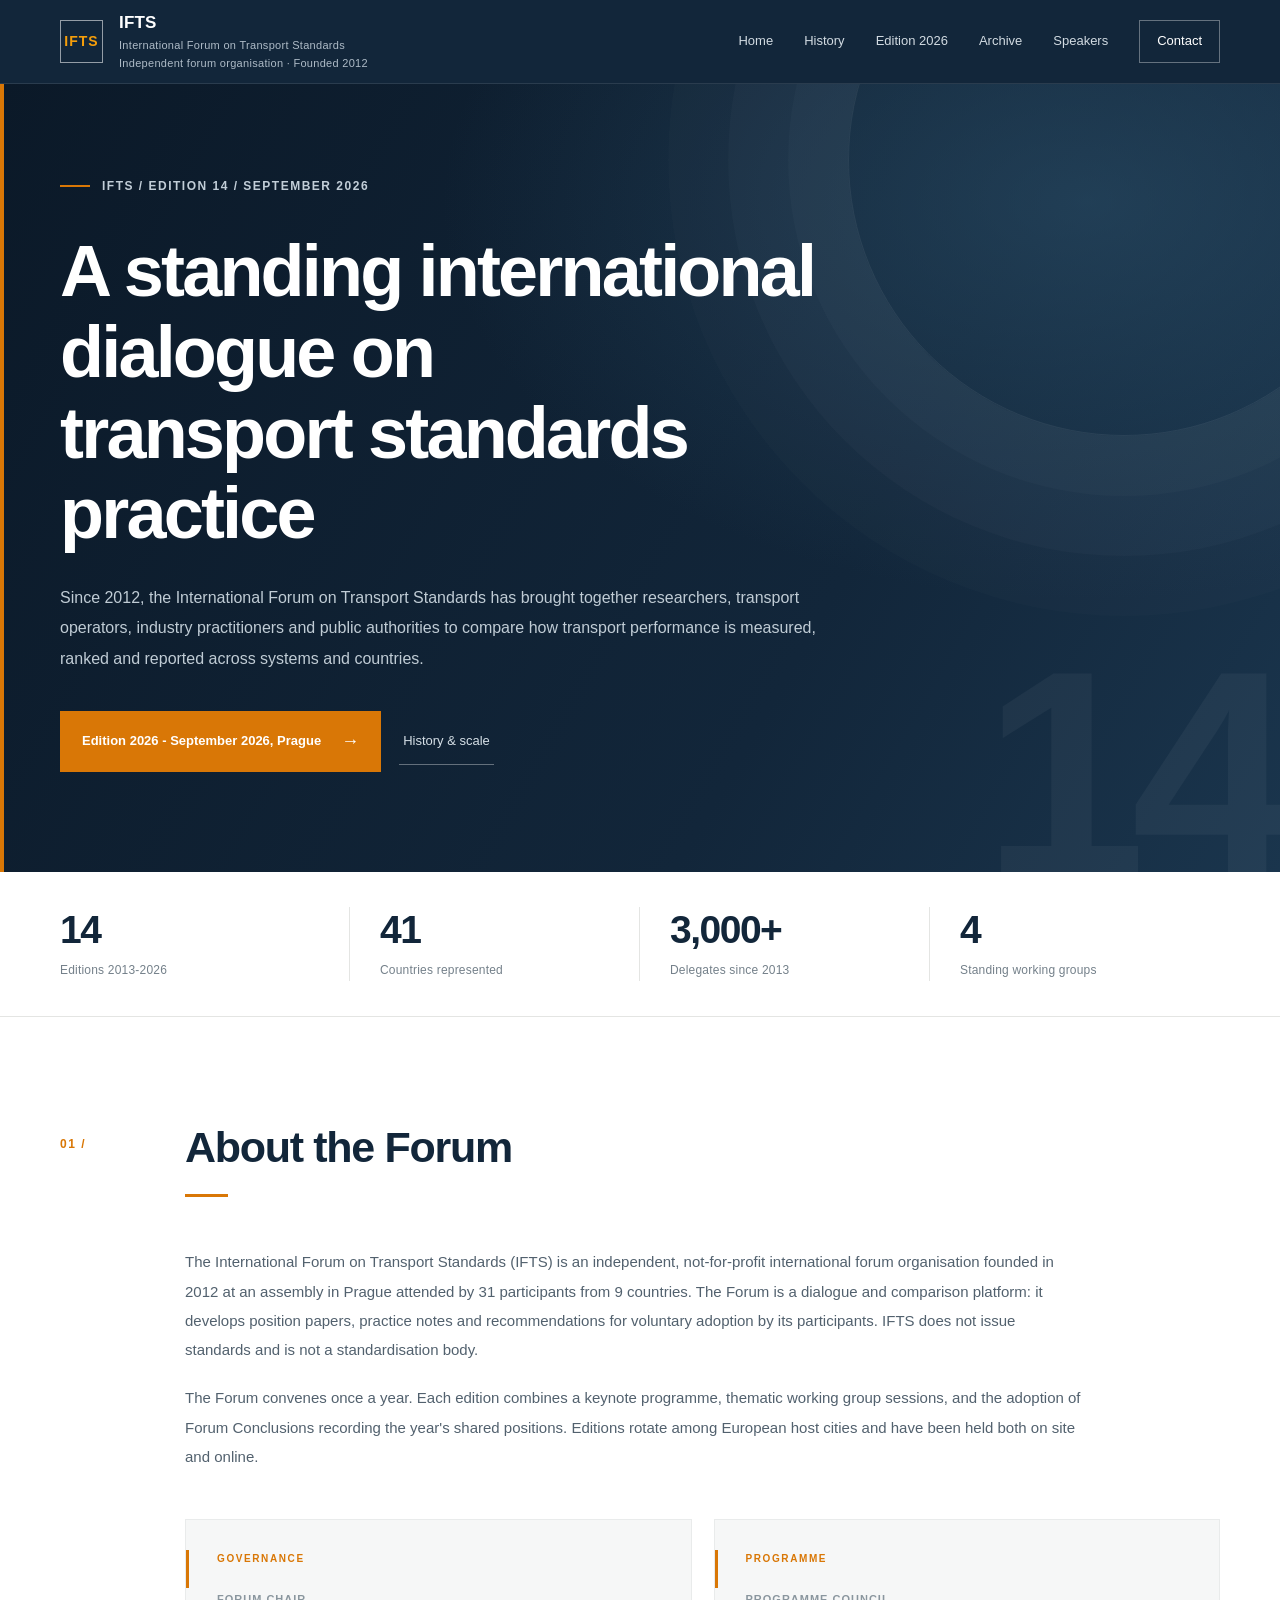
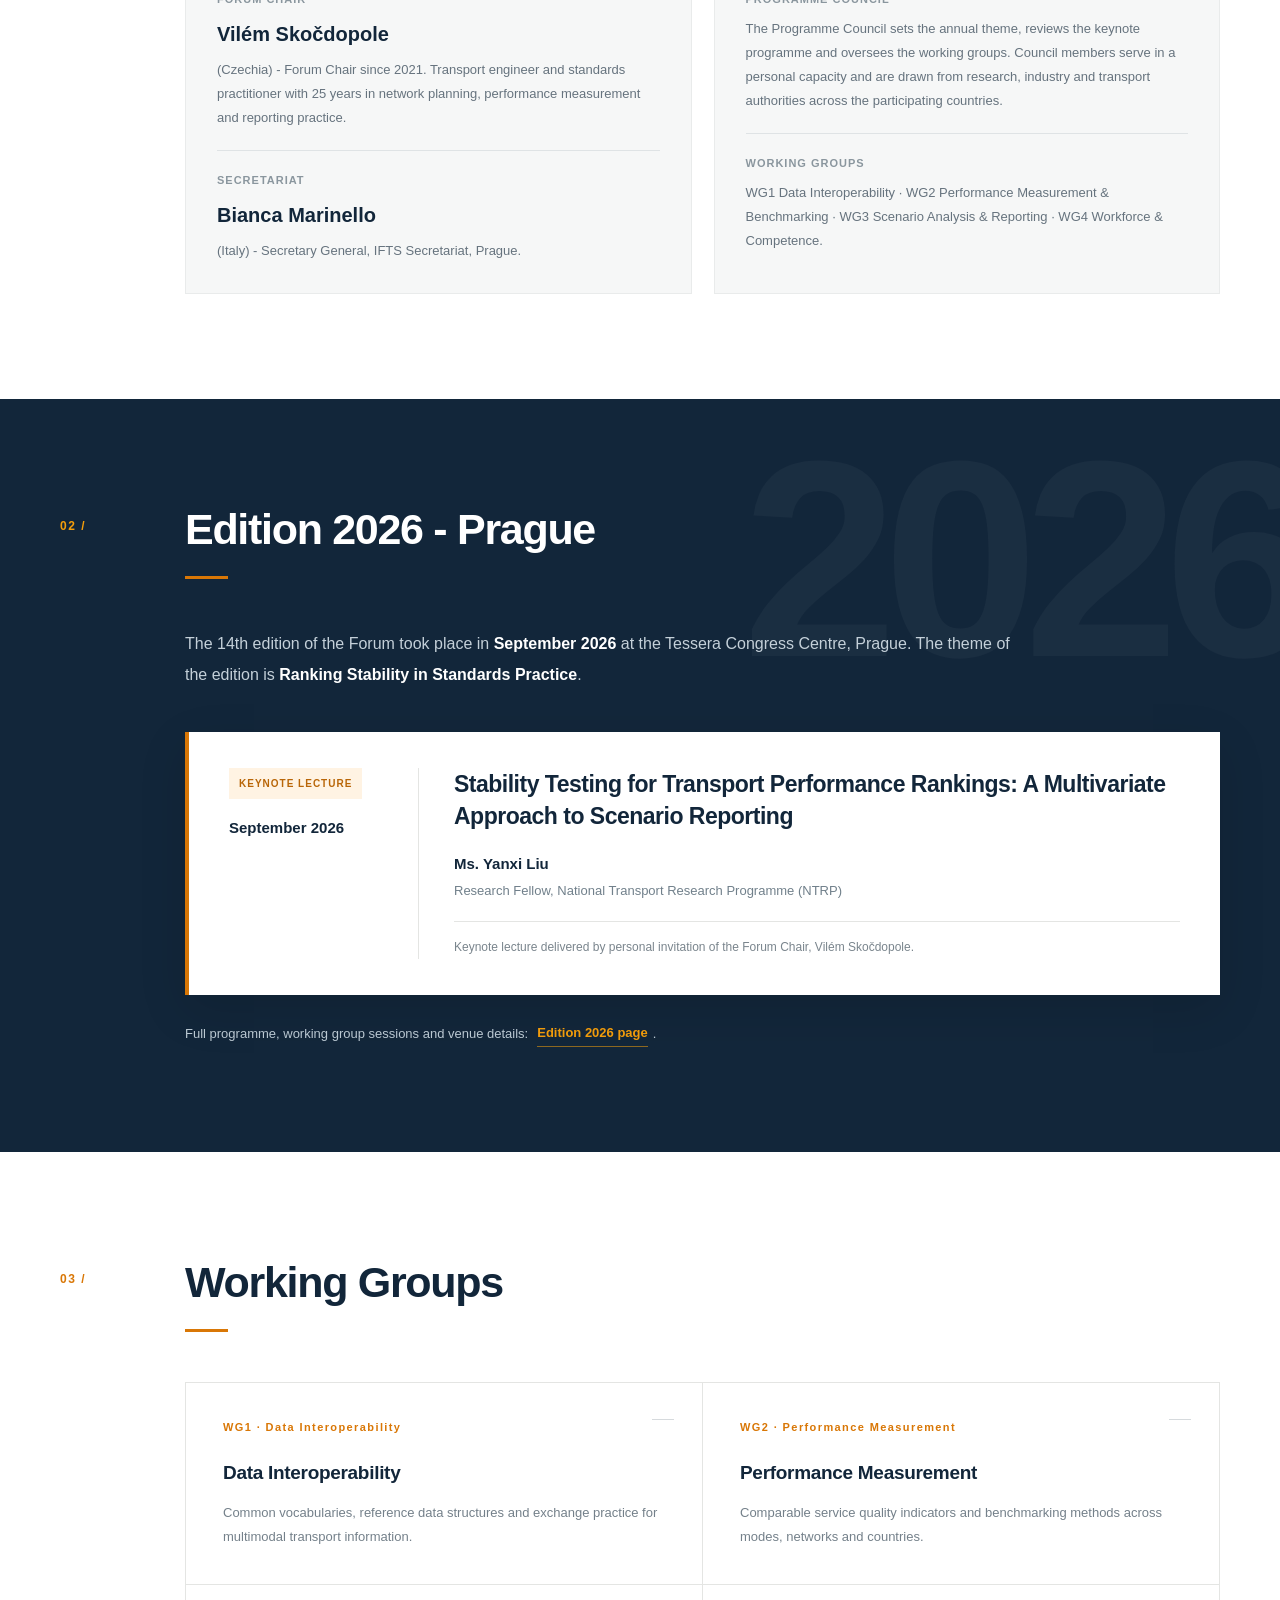
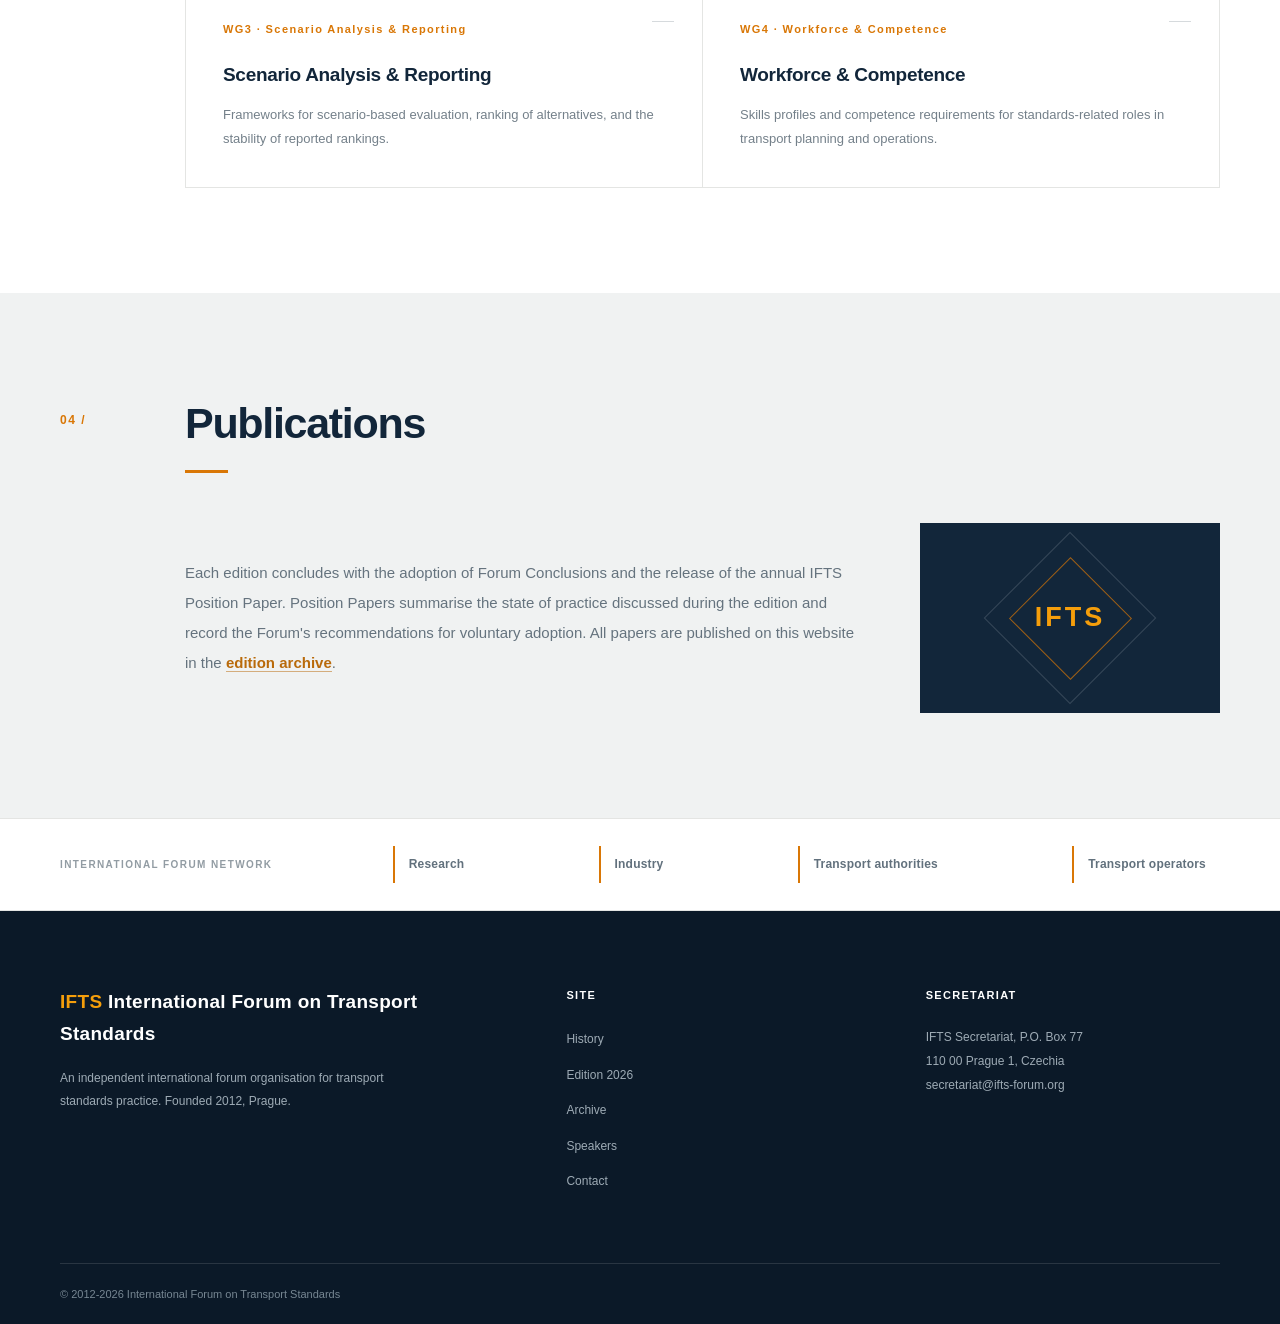
<file: index.html>
<!DOCTYPE html>
<html lang="en">
<head>
  <meta charset="UTF-8">
  <meta name="viewport" content="width=device-width, initial-scale=1.0">
  <meta name="theme-color" content="#12263a">
  <title>IFTS — International Forum on Transport Standards</title>
  <style>
    :root {
      --navy: #12263a;
      --navy-light: #1b354d;
      --navy-dark: #0b1928;
      --orange: #d97706;
      --orange-light: #f59e0b;
      --cream: #f7f6f2;
      --white: #ffffff;
      --ink: #263747;
      --muted: #74808a;
      --line: #e4e5e3;
      --soft: #eef1f2;
      --font: "Helvetica Neue", Helvetica, Arial, sans-serif;
    }

    * {
      margin: 0;
      padding: 0;
      box-sizing: border-box;
    }

    html {
      scroll-behavior: smooth;
      scroll-padding-top: 90px;
    }

    body {
      font-family: var(--font);
      color: var(--ink);
      background: var(--cream);
      line-height: 1.7;
      font-size: 15px;
      -webkit-font-smoothing: antialiased;
    }

    a {
      color: inherit;
      text-decoration: none;
    }

    .container {
      width: min(1160px, calc(100% - 64px));
      margin: 0 auto;
    }

    /* Header */

    .site-header {
      height: 84px;
      background: var(--navy);
      color: var(--white);
      display: flex;
      align-items: center;
      position: relative;
      z-index: 10;
      border-bottom: 1px solid rgba(255,255,255,.1);
    }

    .header-inner {
      display: flex;
      align-items: center;
      justify-content: space-between;
      gap: 30px;
    }

    .brand {
      display: flex;
      align-items: center;
      gap: 16px;
    }

    .brand-mark {
      width: 43px;
      height: 43px;
      border: 1px solid rgba(255,255,255,.55);
      display: flex;
      align-items: center;
      justify-content: center;
      color: var(--orange-light);
      font-size: 14px;
      font-weight: 800;
      letter-spacing: 1px;
    }

    .brand-copy {
      display: flex;
      flex-direction: column;
      line-height: 1.35;
    }

    .brand-name {
      font-size: 17px;
      font-weight: 700;
      letter-spacing: .2px;
    }

    .brand-description {
      font-size: 11px;
      color: #aebbc7;
      letter-spacing: .3px;
      margin-top: 3px;
    }

    .main-nav {
      display: flex;
      align-items: center;
      gap: 31px;
    }

    .main-nav a {
      color: #d2dbe2;
      font-size: 13px;
      font-weight: 500;
      transition: color .2s;
      position: relative;
    }

    .main-nav a:hover {
      color: var(--orange-light);
    }

    .main-nav a:last-child {
      color: var(--white);
      border: 1px solid rgba(255,255,255,.35);
      padding: 9px 17px;
    }

    .main-nav a:last-child:hover {
      background: var(--orange);
      border-color: var(--orange);
    }

    /* Hero */

    .hero {
      background:
        radial-gradient(ellipse at 85% 15%, rgba(45,82,108,.55), transparent 42%),
        linear-gradient(120deg, var(--navy-dark), var(--navy) 65%, #1a354d);
      color: var(--white);
      position: relative;
      overflow: hidden;
      padding: 92px 0 100px;
    }

    .hero::before {
      content: "";
      position: absolute;
      width: 550px;
      height: 550px;
      border: 1px solid rgba(255,255,255,.07);
      border-radius: 50%;
      right: -120px;
      top: -200px;
      box-shadow:
        0 0 0 60px rgba(255,255,255,.018),
        0 0 0 120px rgba(255,255,255,.018),
        0 0 0 180px rgba(255,255,255,.012);
    }

    .hero::after {
      content: "";
      position: absolute;
      width: 4px;
      height: 100%;
      top: 0;
      left: 0;
      background: var(--orange);
    }

    .hero-content {
      position: relative;
      z-index: 1;
      max-width: 850px;
    }

    .eyebrow {
      display: flex;
      align-items: center;
      gap: 12px;
      color: #c2ced8;
      font-size: 12px;
      letter-spacing: 1.5px;
      font-weight: 600;
      text-transform: uppercase;
      margin-bottom: 35px;
    }

    .eyebrow::before {
      content: "";
      width: 30px;
      height: 2px;
      background: var(--orange);
    }

    .hero h1 {
      max-width: 820px;
      font-size: clamp(42px, 6.2vw, 72px);
      font-weight: 600;
      line-height: 1.12;
      letter-spacing: -2.8px;
      margin-bottom: 29px;
    }

    .hero h1::first-line {
      color: var(--white);
    }

    .hero-description {
      max-width: 760px;
      color: #c0ccd5;
      font-size: 16px;
      line-height: 1.9;
      font-weight: 400;
      margin-bottom: 37px;
    }

    .hero-bottom {
      display: flex;
      flex-wrap: wrap;
      align-items: center;
      gap: 18px;
    }

    .hero-cta {
      display: inline-flex;
      align-items: center;
      justify-content: center;
      gap: 20px;
      background: var(--orange);
      color: white;
      padding: 15px 22px;
      font-size: 13px;
      font-weight: 600;
      transition: background .2s, transform .2s;
    }

    .hero-cta:hover {
      background: var(--orange-light);
      transform: translateY(-2px);
    }

    .hero-cta span {
      font-size: 18px;
    }

    .hero-secondary {
      color: #d5dfe6;
      font-size: 13px;
      padding: 12px 4px;
      border-bottom: 1px solid rgba(255,255,255,.35);
      transition: color .2s;
    }

    .hero-secondary:hover {
      color: var(--orange-light);
    }

    .hero-index {
      position: absolute;
      right: 0;
      bottom: -50px;
      color: rgba(255,255,255,.045);
      font-size: clamp(150px, 23vw, 300px);
      font-weight: 800;
      line-height: 1;
      letter-spacing: -15px;
      pointer-events: none;
    }

    /* Statistics */

    .stats-section {
      background: var(--white);
      border-bottom: 1px solid var(--line);
    }

    .stats-inner {
      display: grid;
      grid-template-columns: repeat(4, 1fr);
      padding: 35px 0;
    }

    .stat-item {
      padding: 0 30px;
      border-right: 1px solid var(--line);
    }

    .stat-item:first-child {
      padding-left: 0;
    }

    .stat-item:last-child {
      border-right: none;
    }

    .stat-number {
      display: block;
      font-size: 39px;
      font-weight: 650;
      color: var(--navy);
      line-height: 1.2;
      letter-spacing: -1.5px;
    }

    .stat-label {
      color: var(--muted);
      font-size: 12px;
      font-weight: 500;
      margin-top: 7px;
      letter-spacing: .2px;
    }

    /* General sections */

    .section {
      padding: 105px 0;
    }

    .section-white {
      background: var(--white);
    }

    .section-cream {
      background: var(--cream);
    }

    .section-header {
      display: grid;
      grid-template-columns: 100px 1fr;
      gap: 25px;
      align-items: start;
      margin-bottom: 50px;
    }

    .section-number {
      color: var(--orange);
      font-size: 12px;
      font-weight: 700;
      letter-spacing: 1.5px;
      padding-top: 12px;
    }

    .section-title {
      color: var(--navy);
      font-size: clamp(32px, 4vw, 43px);
      font-weight: 600;
      line-height: 1.2;
      letter-spacing: -1.3px;
    }

    .section-title::after {
      content: "";
      display: block;
      width: 43px;
      height: 3px;
      background: var(--orange);
      margin-top: 21px;
    }

    .section-body {
      margin-left: 125px;
    }

    .intro-copy {
      max-width: 900px;
      color: #52616e;
      font-size: 15px;
      line-height: 1.95;
    }

    .intro-copy p + p {
      margin-top: 19px;
    }

    /* Governance and programme */

    .information-grid {
      display: grid;
      grid-template-columns: 1fr 1fr;
      gap: 22px;
      margin-top: 48px;
    }

    .information-card {
      background: #f6f7f7;
      border: 1px solid #e9ebeb;
      padding: 30px 31px;
      position: relative;
      overflow: hidden;
    }

    .information-card::before {
      content: "";
      width: 3px;
      height: 38px;
      position: absolute;
      top: 30px;
      left: 0;
      background: var(--orange);
    }

    .card-kicker {
      font-size: 10px;
      font-weight: 700;
      letter-spacing: 1.6px;
      color: var(--orange);
      text-transform: uppercase;
      margin-bottom: 23px;
    }

    .info-group + .info-group {
      border-top: 1px solid #dfe3e5;
      padding-top: 20px;
      margin-top: 20px;
    }

    .info-label {
      font-size: 11px;
      font-weight: 700;
      letter-spacing: 1px;
      text-transform: uppercase;
      color: #8a969e;
      margin-bottom: 8px;
    }

    .info-name {
      font-size: 20px;
      color: var(--navy);
      font-weight: 600;
      margin-bottom: 7px;
    }

    .info-description {
      color: #66737e;
      font-size: 13px;
      line-height: 1.85;
    }

    /* Edition 2026 */

    .edition-section {
      background: var(--navy);
      color: white;
      position: relative;
      overflow: hidden;
    }

    .edition-section::after {
      content: "2026";
      position: absolute;
      right: -25px;
      top: 20px;
      font-size: clamp(140px, 23vw, 280px);
      font-weight: 800;
      letter-spacing: -15px;
      line-height: 1;
      color: rgba(255,255,255,.035);
      pointer-events: none;
    }

    .edition-section .section-title {
      color: white;
    }

    .edition-section .section-number {
      color: var(--orange-light);
    }

    .edition-content {
      position: relative;
      z-index: 1;
    }

    .edition-intro {
      max-width: 850px;
      font-size: 16px;
      line-height: 1.9;
      color: #c4d0d9;
      margin-bottom: 42px;
    }

    .edition-intro strong {
      color: white;
      font-weight: 600;
    }

    .keynote-card {
      background: white;
      color: var(--ink);
      padding: 36px 40px;
      display: grid;
      grid-template-columns: 190px 1fr;
      gap: 35px;
      position: relative;
      border-left: 4px solid var(--orange);
      box-shadow: 0 15px 45px rgba(0,0,0,.12);
    }

    .keynote-meta {
      border-right: 1px solid var(--line);
      padding-right: 25px;
    }

    .keynote-type {
      display: inline-block;
      background: #fff3e3;
      color: #b96608;
      font-size: 10px;
      letter-spacing: 1px;
      font-weight: 700;
      padding: 7px 10px;
      margin-bottom: 17px;
      text-transform: uppercase;
    }

    .keynote-date {
      color: var(--navy);
      font-size: 15px;
      font-weight: 600;
      line-height: 1.6;
    }

    .keynote-main h3 {
      color: var(--navy);
      font-size: 23px;
      font-weight: 600;
      line-height: 1.4;
      letter-spacing: -.5px;
      margin-bottom: 18px;
    }

    .speaker-name {
      color: var(--navy);
      font-size: 15px;
      font-weight: 700;
      margin-bottom: 4px;
    }

    .speaker-role {
      color: #71808b;
      font-size: 13px;
      margin-bottom: 19px;
    }

    .keynote-note {
      padding-top: 15px;
      border-top: 1px solid var(--line);
      color: #7a858d;
      font-size: 12px;
      line-height: 1.8;
    }

    .edition-link {
      display: flex;
      align-items: center;
      flex-wrap: wrap;
      gap: 5px;
      margin-top: 27px;
      font-size: 13px;
      color: #bdcbd5;
    }

    .edition-link a {
      color: var(--orange-light);
      border-bottom: 1px solid rgba(245,158,11,.55);
      padding-bottom: 2px;
      margin-left: 4px;
      font-weight: 600;
    }

    /* Working groups */

    .working-grid {
      display: grid;
      grid-template-columns: repeat(2, 1fr);
      gap: 1px;
      background: var(--line);
      border: 1px solid var(--line);
    }

    .working-card {
      background: white;
      padding: 35px 37px;
      min-height: 195px;
      position: relative;
      transition: background .25s;
    }

    .working-card:hover {
      background: #faf8f4;
    }

    .working-code {
      color: var(--orange);
      font-size: 11px;
      font-weight: 800;
      letter-spacing: 1.4px;
      margin-bottom: 20px;
    }

    .working-card h3 {
      color: var(--navy);
      font-size: 19px;
      font-weight: 600;
      margin-bottom: 12px;
      letter-spacing: -.3px;
    }

    .working-card p {
      color: #74808a;
      font-size: 13px;
      line-height: 1.85;
      max-width: 450px;
    }

    .working-card::after {
      content: "";
      position: absolute;
      right: 28px;
      top: 36px;
      width: 22px;
      height: 1px;
      background: #d6dadd;
    }

    /* Publications */

    .publication-section {
      background: #f0f2f2;
    }

    .publication-layout {
      display: grid;
      grid-template-columns: 1fr 300px;
      gap: 60px;
      align-items: center;
    }

    .publication-copy {
      color: #65737e;
      font-size: 15px;
      line-height: 2;
      max-width: 750px;
    }

    .publication-copy a {
      color: #b96a0a;
      border-bottom: 1px solid rgba(185,106,10,.5);
      font-weight: 600;
    }

    .publication-mark {
      height: 190px;
      background: var(--navy);
      display: flex;
      align-items: center;
      justify-content: center;
      position: relative;
      overflow: hidden;
    }

    .publication-mark::before,
    .publication-mark::after {
      content: "";
      position: absolute;
      border: 1px solid rgba(255,255,255,.15);
      transform: rotate(45deg);
    }

    .publication-mark::before {
      width: 120px;
      height: 120px;
    }

    .publication-mark::after {
      width: 85px;
      height: 85px;
      border-color: rgba(217,119,6,.7);
    }

    .publication-mark span {
      position: relative;
      z-index: 1;
      color: var(--orange-light);
      font-size: 27px;
      font-weight: 800;
      letter-spacing: 3px;
    }

    /* Institutional strip */

    .institution-strip {
      background: #fff;
      border-top: 1px solid var(--line);
      border-bottom: 1px solid var(--line);
      padding: 27px 0;
    }

    .institution-inner {
      display: flex;
      align-items: center;
      justify-content: space-between;
      gap: 25px;
      flex-wrap: wrap;
    }

    .institution-label {
      color: #929ca3;
      font-size: 10px;
      letter-spacing: 1.4px;
      font-weight: 700;
      text-transform: uppercase;
    }

    .institution-item {
      color: #62717d;
      font-size: 12px;
      font-weight: 600;
      letter-spacing: .2px;
      padding: 8px 14px;
      border-left: 2px solid var(--orange);
    }

    /* Footer */

    .site-footer {
      background: var(--navy-dark);
      color: white;
      padding: 75px 0 0;
    }

    .footer-grid {
      display: grid;
      grid-template-columns: 1.5fr 1fr 1fr;
      gap: 65px;
      padding-bottom: 60px;
    }

    .footer-brand {
      font-size: 19px;
      font-weight: 700;
      letter-spacing: .3px;
      margin-bottom: 17px;
    }

    .footer-brand span {
      color: var(--orange-light);
    }

    .footer-description {
      max-width: 330px;
      color: #9eabb5;
      font-size: 12px;
      line-height: 1.9;
    }

    .footer-heading {
      font-size: 11px;
      color: white;
      letter-spacing: 1.3px;
      font-weight: 700;
      text-transform: uppercase;
      margin-bottom: 21px;
    }

    .footer-links {
      list-style: none;
    }

    .footer-links li {
      margin-bottom: 10px;
    }

    .footer-links a {
      color: #9eabb5;
      font-size: 12px;
      transition: color .2s;
    }

    .footer-links a:hover {
      color: var(--orange-light);
    }

    .footer-contact {
      color: #9eabb5;
      font-size: 12px;
      line-height: 2;
    }

    .footer-contact a:hover {
      color: var(--orange-light);
    }

    .footer-bottom {
      border-top: 1px solid rgba(255,255,255,.12);
      padding: 21px 0;
      display: flex;
      justify-content: space-between;
      align-items: center;
      color: #778793;
      font-size: 11px;
    }

    /* Responsive */

    @media (max-width: 900px) {
      .main-nav {
        gap: 17px;
      }

      .main-nav a {
        font-size: 12px;
      }

      .section-body {
        margin-left: 0;
      }

      .section-header {
        grid-template-columns: 70px 1fr;
      }

      .publication-layout {
        grid-template-columns: 1fr 220px;
        gap: 35px;
      }

      .footer-grid {
        gap: 35px;
      }
    }

    @media (max-width: 680px) {
      .container {
        width: min(100% - 40px, 540px);
      }

      .site-header {
        height: auto;
        min-height: 75px;
        padding: 14px 0;
      }

      .header-inner {
        flex-direction: column;
        align-items: flex-start;
        gap: 14px;
      }

      .brand-mark {
        width: 37px;
        height: 37px;
      }

      .brand-name {
        font-size: 15px;
      }

      .main-nav {
        width: 100%;
        gap: 0;
        justify-content: space-between;
        overflow-x: auto;
        padding-bottom: 3px;
      }

      .main-nav a {
        white-space: nowrap;
        font-size: 11px;
        margin-right: 15px;
      }

      .main-nav a:last-child {
        padding: 5px 10px;
      }

      .hero {
        padding: 70px 0 75px;
      }

      .hero h1 {
        font-size: 43px;
        letter-spacing: -1.8px;
      }

      .hero-description {
        font-size: 14px;
      }

      .hero-index {
        font-size: 150px;
        bottom: -20px;
      }

      .stats-inner {
        grid-template-columns: repeat(2, 1fr);
        padding: 15px 0;
      }

      .stat-item {
        padding: 20px 15px;
        border-bottom: 1px solid var(--line);
      }

      .stat-item:nth-child(2) {
        border-right: none;
      }

      .stat-item:nth-child(3),
      .stat-item:nth-child(4) {
        border-bottom: none;
      }

      .stat-item:first-child {
        padding-left: 15px;
      }

      .stat-number {
        font-size: 32px;
      }

      .section {
        padding: 70px 0;
      }

      .section-header {
        grid-template-columns: 1fr;
        gap: 10px;
        margin-bottom: 32px;
      }

      .section-number {
        padding-top: 0;
      }

      .section-title {
        font-size: 34px;
      }

      .information-grid {
        grid-template-columns: 1fr;
        gap: 15px;
        margin-top: 32px;
      }

      .information-card {
        padding: 27px 24px;
      }

      .keynote-card {
        grid-template-columns: 1fr;
        padding: 27px 25px;
        gap: 22px;
      }

      .keynote-meta {
        border-right: none;
        border-bottom: 1px solid var(--line);
        padding: 0 0 18px;
      }

      .keynote-main h3 {
        font-size: 20px;
      }

      .working-grid {
        grid-template-columns: 1fr;
      }

      .working-card {
        min-height: auto;
        padding: 29px 25px;
      }

      .publication-layout {
        grid-template-columns: 1fr;
      }

      .publication-mark {
        height: 130px;
      }

      .institution-inner {
        justify-content: flex-start;
        gap: 10px;
      }

      .institution-label {
        width: 100%;
        margin-bottom: 5px;
      }

      .institution-item {
        font-size: 11px;
        padding: 5px 9px;
      }

      .footer-grid {
        grid-template-columns: 1fr 1fr;
        gap: 35px 20px;
      }

      .footer-grid > div:first-child {
        grid-column: 1 / -1;
      }

      .footer-bottom {
        flex-direction: column;
        align-items: flex-start;
        gap: 7px;
      }
    }

    @media (prefers-reduced-motion: reduce) {
      html {
        scroll-behavior: auto;
      }

      *,
      *::before,
      *::after {
        transition-duration: .01ms !important;
      }
    }
  </style>
</head>
<body>

  <header class="site-header">
    <div class="container header-inner">
      <a href="#home" class="brand">
        <div class="brand-mark">IFTS</div>
        <div class="brand-copy">
          <span class="brand-name">IFTS</span>
          <span class="brand-description">International Forum on Transport Standards</span>
          <span class="brand-description">Independent forum organisation &middot; Founded 2012</span>
        </div>
      </a>

      <nav class="main-nav">
        <a href="#home">Home</a>
        <a href="#history">History</a>
        <a href="#edition">Edition 2026</a>
        <a href="#publications">Archive</a>
        <a href="#edition">Speakers</a>
        <a href="#contact">Contact</a>
      </nav>
    </div>
  </header>

  <main>

    <section class="hero" id="home">
      <div class="container">
        <div class="hero-content">
          <div class="eyebrow">IFTS / Edition 14 / September 2026</div>

          <h1>A standing international dialogue on<br> transport standards practice</h1>

          <p class="hero-description">
            Since 2012, the International Forum on Transport Standards has brought together researchers, transport operators, industry practitioners and public authorities to compare how transport performance is measured, ranked and reported across systems and countries.
          </p>

          <div class="hero-bottom">
            <a href="#edition" class="hero-cta">
              Edition 2026 - September 2026, Prague
              <span>&rarr;</span>
            </a>
            <a href="#history" class="hero-secondary">History &amp; scale</a>
          </div>
        </div>
        <div class="hero-index">14</div>
      </div>
    </section>

    <section class="stats-section">
      <div class="container stats-inner">
        <div class="stat-item">
          <span class="stat-number">14</span>
          <div class="stat-label">Editions 2013-2026</div>
        </div>

        <div class="stat-item">
          <span class="stat-number">41</span>
          <div class="stat-label">Countries represented</div>
        </div>

        <div class="stat-item">
          <span class="stat-number">3,000+</span>
          <div class="stat-label">Delegates since 2013</div>
        </div>

        <div class="stat-item">
          <span class="stat-number">4</span>
          <div class="stat-label">Standing working groups</div>
        </div>
      </div>
    </section>

    <section class="section section-white" id="history">
      <div class="container">
        <div class="section-header">
          <div class="section-number">01 /</div>
          <h2 class="section-title">About the Forum</h2>
        </div>

        <div class="section-body">
          <div class="intro-copy">
            <p>
              The International Forum on Transport Standards (IFTS) is an independent, not-for-profit international forum organisation founded in 2012 at an assembly in Prague attended by 31 participants from 9 countries. The Forum is a dialogue and comparison platform: it develops position papers, practice notes and recommendations for voluntary adoption by its participants. IFTS does not issue standards and is not a standardisation body.
            </p>

            <p>
              The Forum convenes once a year. Each edition combines a keynote programme, thematic working group sessions, and the adoption of Forum Conclusions recording the year's shared positions. Editions rotate among European host cities and have been held both on site and online.
            </p>
          </div>

          <div class="information-grid">

            <article class="information-card">
              <div class="card-kicker">Governance</div>

              <div class="info-group">
                <div class="info-label">Forum Chair</div>
                <h3 class="info-name">Vil&eacute;m Sko&#269;dopole</h3>
                <p class="info-description">
                  (Czechia) - Forum Chair since 2021. Transport engineer and standards practitioner with 25 years in network planning, performance measurement and reporting practice.
                </p>
              </div>

              <div class="info-group">
                <div class="info-label">Secretariat</div>
                <h3 class="info-name">Bianca Marinello</h3>
                <p class="info-description">
                  (Italy) - Secretary General, IFTS Secretariat, Prague.
                </p>
              </div>
            </article>

            <article class="information-card">
              <div class="card-kicker">Programme</div>

              <div class="info-group">
                <div class="info-label">Programme Council</div>
                <p class="info-description">
                  The Programme Council sets the annual theme, reviews the keynote programme and oversees the working groups. Council members serve in a personal capacity and are drawn from research, industry and transport authorities across the participating countries.
                </p>
              </div>

              <div class="info-group">
                <div class="info-label">Working groups</div>
                <p class="info-description">
                  WG1 Data Interoperability &middot; WG2 Performance Measurement &amp; Benchmarking &middot; WG3 Scenario Analysis &amp; Reporting &middot; WG4 Workforce &amp; Competence.
                </p>
              </div>
            </article>

          </div>
        </div>
      </div>
    </section>

    <section class="section edition-section" id="edition">
      <div class="container edition-content">

        <div class="section-header">
          <div class="section-number">02 /</div>
          <h2 class="section-title">Edition 2026 - Prague</h2>
        </div>

        <div class="section-body">
          <p class="edition-intro">
            The 14th edition of the Forum took place in
            <strong>September 2026</strong>
            at the Tessera Congress Centre, Prague. The theme of the edition is
            <strong>Ranking Stability in Standards Practice</strong>.
          </p>

          <article class="keynote-card">
            <div class="keynote-meta">
              <div class="keynote-type">Keynote lecture</div>
              <div class="keynote-date">September 2026</div>
            </div>

            <div class="keynote-main">
              <h3>Stability Testing for Transport Performance Rankings: A Multivariate Approach to Scenario Reporting</h3>

              <div class="speaker-name">Ms. Yanxi Liu</div>
              <div class="speaker-role">Research Fellow, National Transport Research Programme (NTRP)</div>

              <p class="keynote-note">
                Keynote lecture delivered by personal invitation of the Forum Chair, Vil&eacute;m Sko&#269;dopole.
              </p>
            </div>
          </article>

          <div class="edition-link">
            Full programme, working group sessions and venue details:
            <a href="#edition">Edition 2026 page</a>.
          </div>
        </div>
      </div>
    </section>

    <section class="section section-white" id="working-groups">
      <div class="container">

        <div class="section-header">
          <div class="section-number">03 /</div>
          <h2 class="section-title">Working Groups</h2>
        </div>

        <div class="section-body">
          <div class="working-grid">

            <article class="working-card">
              <div class="working-code">WG1 &middot; Data Interoperability</div>
              <h3>Data Interoperability</h3>
              <p>
                Common vocabularies, reference data structures and exchange practice for multimodal transport information.
              </p>
            </article>

            <article class="working-card">
              <div class="working-code">WG2 &middot; Performance Measurement</div>
              <h3>Performance Measurement</h3>
              <p>
                Comparable service quality indicators and benchmarking methods across modes, networks and countries.
              </p>
            </article>

            <article class="working-card">
              <div class="working-code">WG3 &middot; Scenario Analysis &amp; Reporting</div>
              <h3>Scenario Analysis &amp; Reporting</h3>
              <p>
                Frameworks for scenario-based evaluation, ranking of alternatives, and the stability of reported rankings.
              </p>
            </article>

            <article class="working-card">
              <div class="working-code">WG4 &middot; Workforce &amp; Competence</div>
              <h3>Workforce &amp; Competence</h3>
              <p>
                Skills profiles and competence requirements for standards-related roles in transport planning and operations.
              </p>
            </article>

          </div>
        </div>
      </div>
    </section>

    <section class="section publication-section" id="publications">
      <div class="container">

        <div class="section-header">
          <div class="section-number">04 /</div>
          <h2 class="section-title">Publications</h2>
        </div>

        <div class="section-body">
          <div class="publication-layout">
            <p class="publication-copy">
              Each edition concludes with the adoption of Forum Conclusions and the release of the annual IFTS Position Paper. Position Papers summarise the state of practice discussed during the edition and record the Forum's recommendations for voluntary adoption. All papers are published on this website in the
              <a href="#publications">edition archive</a>.
            </p>

            <div class="publication-mark" aria-hidden="true">
              <span>IFTS</span>
            </div>
          </div>
        </div>
      </div>
    </section>

    <section class="institution-strip">
      <div class="container institution-inner">
        <div class="institution-label">International Forum Network</div>
        <div class="institution-item">Research</div>
        <div class="institution-item">Industry</div>
        <div class="institution-item">Transport authorities</div>
        <div class="institution-item">Transport operators</div>
      </div>
    </section>

  </main>

  <footer class="site-footer" id="contact">
    <div class="container">

      <div class="footer-grid">

        <div>
          <div class="footer-brand"><span>IFTS</span> International Forum on Transport Standards</div>
          <p class="footer-description">
            An independent international forum organisation for transport standards practice. Founded 2012, Prague.
          </p>
        </div>

        <div>
          <h3 class="footer-heading">Site</h3>
          <ul class="footer-links">
            <li><a href="#history">History</a></li>
            <li><a href="#edition">Edition 2026</a></li>
            <li><a href="#publications">Archive</a></li>
            <li><a href="#edition">Speakers</a></li>
            <li><a href="#contact">Contact</a></li>
          </ul>
        </div>

        <div>
          <h3 class="footer-heading">Secretariat</h3>
          <div class="footer-contact">
            IFTS Secretariat, P.O. Box 77<br>
            110 00 Prague 1, Czechia<br>
            <a href="mailto:secretariat@ifts-forum.org">secretariat@ifts-forum.org</a>
          </div>
        </div>

      </div>

      <div class="footer-bottom">
        <span>&copy; 2012-2026 International Forum on Transport Standards</span>
      </div>

    </div>
  </footer>

</body>
</html>
</file>
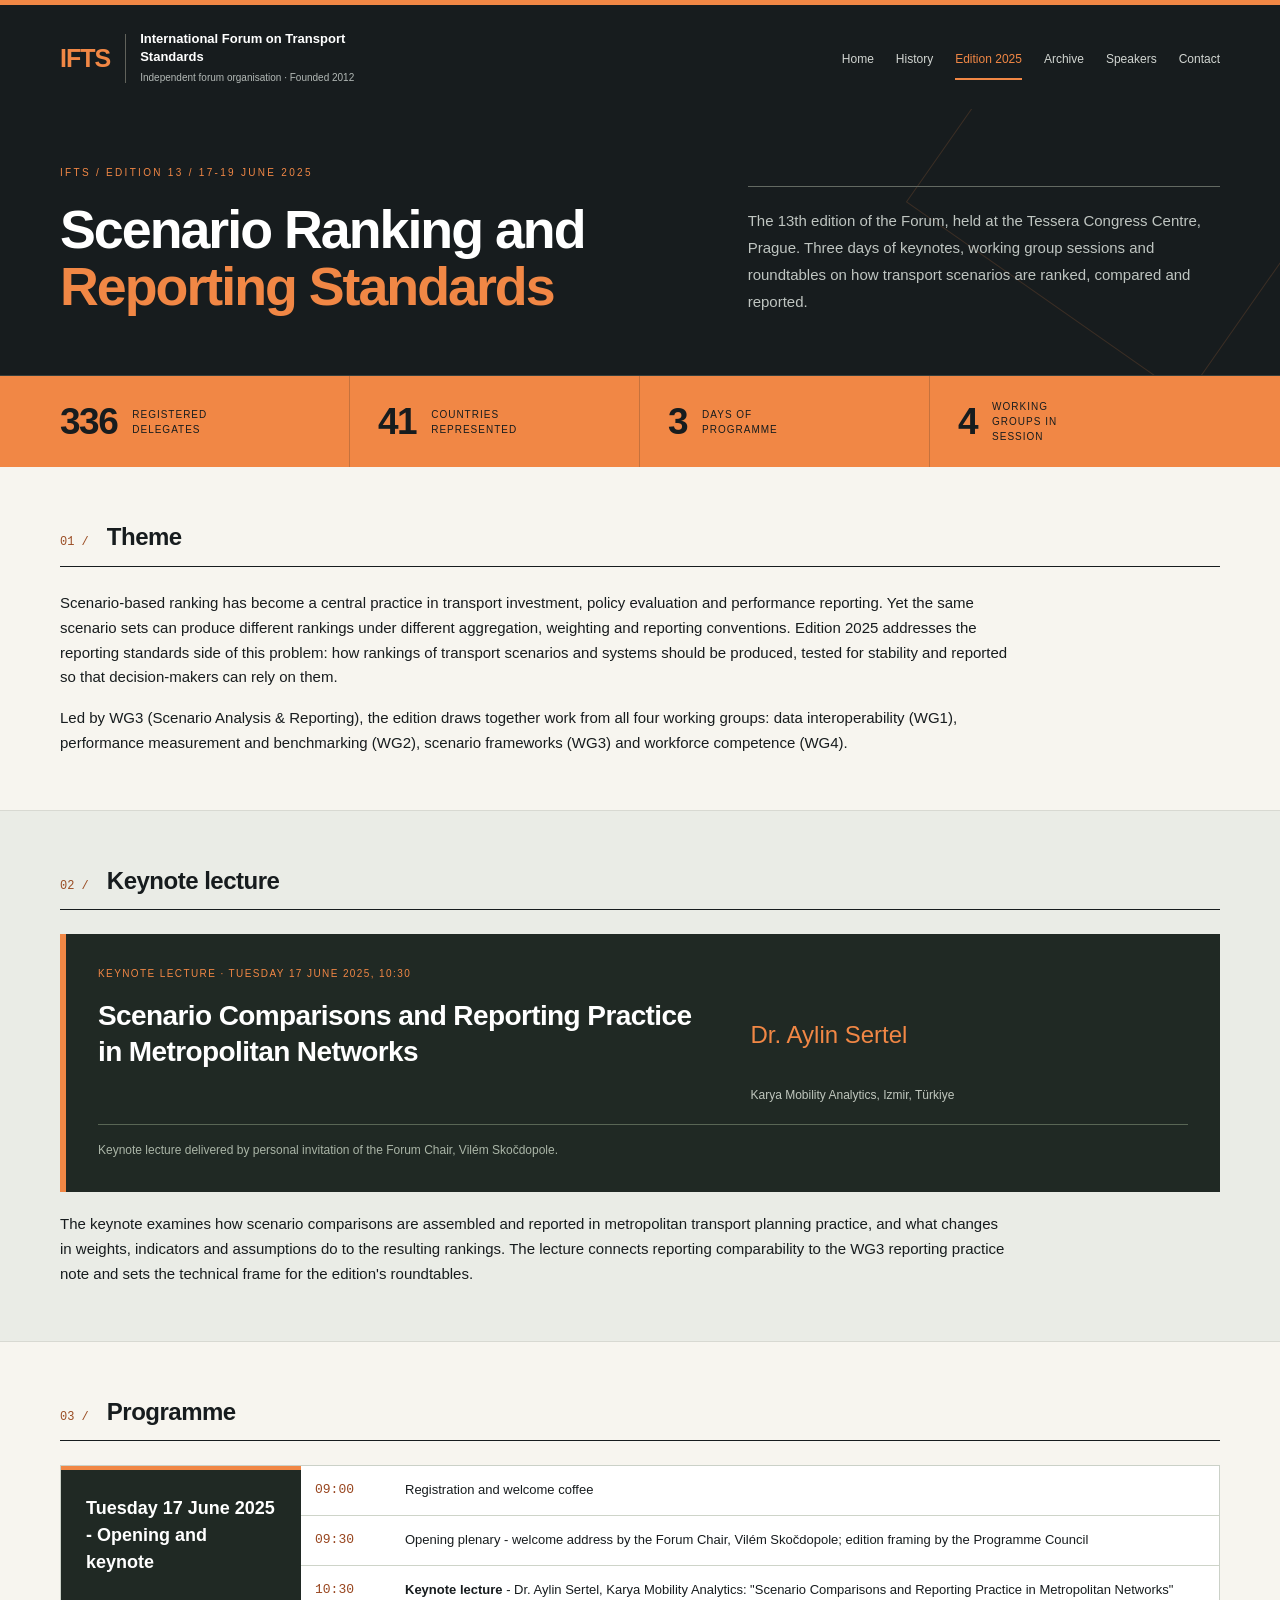
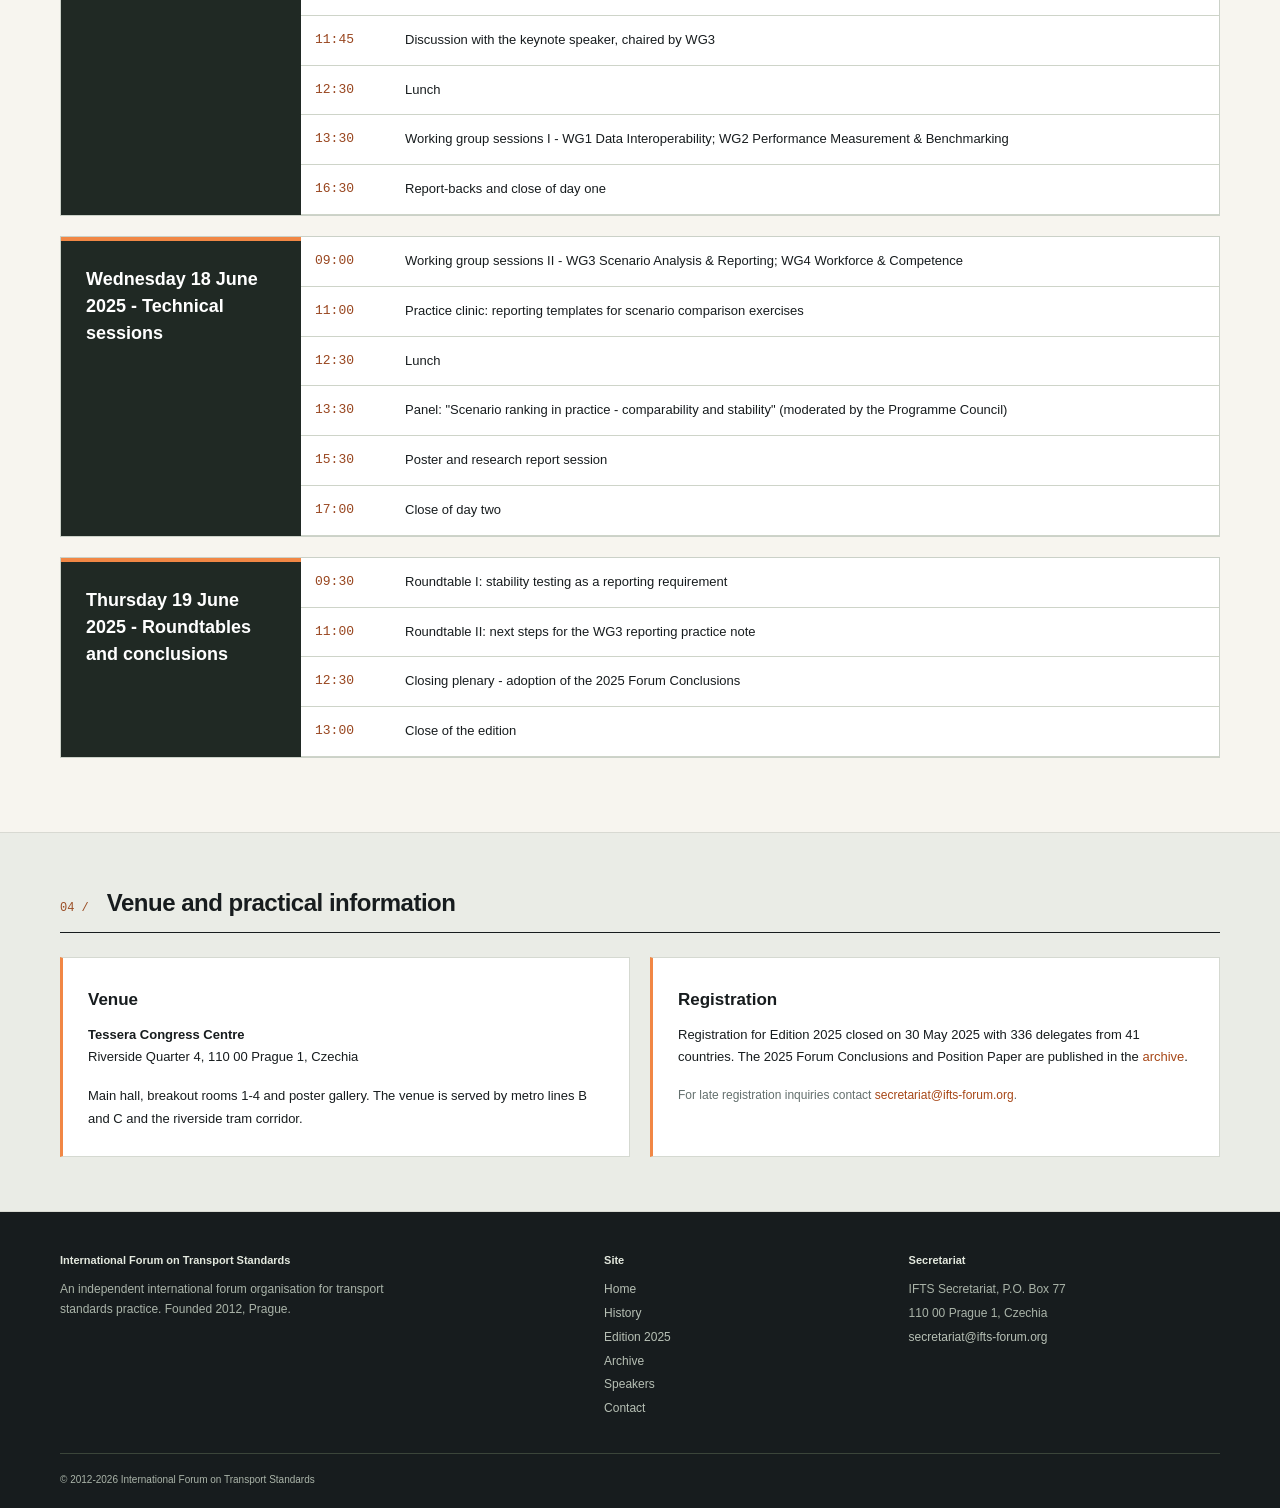
<file: 2025/index.html>
<!DOCTYPE html>
<html lang="en">
<head>
  <meta charset="UTF-8">
  <meta name="robots" content="noindex, nofollow">
  <meta name="viewport" content="width=device-width, initial-scale=1.0">
  <title>Edition 2025 - IFTS</title>
  <meta name="description" content="IFTS Edition 2025: Scenario Ranking and Reporting Standards. 17-19 June 2025, Tessera Congress Centre, Prague. Keynote by Dr. Aylin Sertel.">
  <link rel="icon" type="image/svg+xml" href="../favicon.svg">
  
<style>

:root{--ink:#171c1e;--orange:#f18745;--paper:#f7f5ef;--line:#d8d9d2;--muted:#64706e}
*{box-sizing:border-box}html{scroll-behavior:smooth}body{margin:0;background:var(--paper);color:var(--ink);font-family:Arial,Helvetica,sans-serif;font-size:16px;line-height:1.65}a{color:#a74717;text-decoration:none}a:hover{text-decoration:underline}a:focus-visible{outline:3px solid var(--orange);outline-offset:5px}h1,h2,h3,h4,p{margin:0}p+p{margin-top:16px}.site-header{background:#171c1e;color:#fff;border-top:5px solid var(--orange)}.header-inner{width:min(1160px,calc(100% - 80px));margin:auto;display:flex;align-items:center;justify-content:space-between;gap:24px;padding:25px 0 22px}.brand{display:flex;gap:14px;align-items:center;color:#fff;max-width:450px}.brand-mark{font-size:25px;line-height:1;font-weight:900;letter-spacing:-1px;color:var(--orange);border-right:1px solid #61625b;padding:12px 15px 12px 0}.brand-name{font-size:13px;line-height:1.4;font-weight:700;max-width:260px}.brand-sub{font-size:10px;color:#b3b9b6;margin-top:4px}.site-nav ul{display:flex;gap:22px;list-style:none;padding:0;margin:0;flex-wrap:wrap}.site-nav a{color:#d2d6d2;font-size:12px;padding:12px 0;white-space:nowrap}.site-nav a.active{color:var(--orange);border-bottom:2px solid var(--orange)}.hero{background:#171c1e;color:white;padding:56px 0 60px;border-bottom:1px solid #393e3a;position:relative;overflow:hidden}.hero:after{content:'';position:absolute;right:-35px;top:-120px;width:340px;height:340px;border:1px solid #f1874529;transform:rotate(35deg);pointer-events:none}.hero-inner{width:min(1160px,calc(100% - 80px));margin:auto;display:grid;grid-template-columns:1.35fr 1fr;gap:50px;align-items:end;position:relative;z-index:1}.hero-heading{max-width:680px}.hero-kicker{font-size:10px;letter-spacing:2.3px;text-transform:uppercase;color:var(--orange);margin-bottom:20px}.hero h1{font-size:clamp(34px,4.2vw,55px);line-height:1.06;font-weight:700;letter-spacing:-2px}.copper{color:var(--orange)}.hero-copy{border-top:1px solid #636962;padding-top:20px}.hero .lede{font-size:15px;line-height:1.8;color:#bfc5c1;max-width:520px}.hero-actions{display:flex;gap:10px;flex-wrap:wrap;margin-top:26px}.btn{display:inline-block;padding:11px 16px;color:#f7f5ef;border:1px solid #69716b;font-size:11px;font-weight:700;line-height:1.6}.btn-solid{background:var(--orange);color:#171c1e;border-color:var(--orange)}.btn:hover{background:#fff;color:#171c1e;text-decoration:none}.stats-strip{background:var(--orange);color:#171c1e}.stats-inner{width:min(1160px,calc(100% - 80px));margin:auto;display:grid;grid-template-columns:repeat(4,1fr)}.stat{padding:23px 28px;border-right:1px solid #171c1e33;display:flex;align-items:center;gap:15px}.stat:first-child{padding-left:0}.stat:last-child{border:0}.num{font-size:37px;font-weight:700;letter-spacing:-1.5px;line-height:1}.lbl{font-size:10px;line-height:1.5;max-width:105px;text-transform:uppercase;letter-spacing:1px}.section{padding:54px 0;border-bottom:1px solid var(--line)}.section-inner{width:min(1160px,calc(100% - 80px));margin:auto}.section-head{display:flex;gap:18px;align-items:baseline;margin-bottom:24px;border-bottom:1px solid #171c1e;padding-bottom:13px}.section-index{font-family:monospace;color:#9a4c23;font-size:12px}.section-title{font-size:24px;line-height:1.3;letter-spacing:-.5px;font-weight:600}.section p{max-width:950px;font-size:15px}.section-alt{background:#eaece6}.section-dark{background:#242c28;color:#e8ece6}.section-dark .section-head{border-color:#718073}.section-dark .section-title{color:#fff}.section-dark .section-index{color:var(--orange)}.grid-2,.grid-3{display:grid;grid-template-columns:repeat(2,minmax(0,1fr));gap:20px}.grid-3{grid-template-columns:repeat(4,minmax(0,1fr))}.card{background:#fff;padding:25px;border:1px solid #d5d9d1;border-left:3px solid var(--orange)}.card h3{font-size:17px;line-height:1.35;margin:6px 0 12px}.card h3:not(:first-child){margin-top:20px}.card p{font-size:13px;line-height:1.75}.tag{display:inline-block;text-transform:uppercase;letter-spacing:1.6px;font-size:9px;font-weight:bold;color:#9b481f;margin-bottom:9px}.keynote{background:#202924;padding:32px;color:#fff;border-left:6px solid var(--orange);display:grid;grid-template-columns:1.4fr 1fr;gap:0 40px}.keynote .k-label{color:var(--orange);font-size:10px;text-transform:uppercase;letter-spacing:1.4px;grid-column:1/-1}.keynote h2{font-size:28px;line-height:1.3;letter-spacing:-.6px;margin:15px 0;grid-column:1}.k-person{grid-column:2;grid-row:2;font-size:24px;align-self:center;color:var(--orange)}.k-affil{grid-column:2;font-size:12px;color:#c0c7be}.k-note{grid-column:1/-1;font-size:12px;color:#aab5a7;margin-top:18px;border-top:1px solid #596655;padding-top:16px}.table-wrap{overflow:auto}table.standard{width:100%;border-collapse:collapse;font-size:13px;line-height:1.6}table.standard th{background:#303b33;color:white;font-size:10px;text-transform:uppercase;letter-spacing:1px;padding:14px;text-align:left}table.standard td{padding:14px;vertical-align:top;border-bottom:1px solid #ced4c9}table.standard tr:nth-child(even) td{background:#ffffff7a}.year{font-weight:bold;font-family:monospace;color:#98451e}.program-day{display:grid;grid-template-columns:240px 1fr;margin:20px 0;border:1px solid #cbd1c8;background:white}.program-day h3{background:#202924;color:#fff;font-size:18px;line-height:1.5;padding:25px;border-top:4px solid var(--orange)}.program-day table td:first-child{font-family:monospace;color:#98451e;white-space:nowrap;width:90px}.contact-block{padding:28px;background:#fff;border-top:3px solid var(--orange);margin-bottom:20px}.contact-block h3{font-size:17px;margin-bottom:15px}.contact-block p{font-size:14px}.site-footer{background:#171c1e;color:#aab4a9;padding:40px 0 22px;font-size:12px}.footer-inner{width:min(1160px,calc(100% - 80px));margin:auto;display:grid;grid-template-columns:2fr 1fr 1.3fr;gap:65px}.footer-inner h4{font-size:11px;color:#e3e8de;line-height:1.5;margin-bottom:12px}.footer-inner ul{list-style:none;margin:0;padding:0}.footer-inner li{margin-bottom:4px}.footer-inner a{color:#b7c0b5}.footer-inner p{font-size:12px;max-width:340px}.footer-bottom{width:min(1160px,calc(100% - 80px));margin:30px auto 0;border-top:1px solid #3b453a;padding-top:18px;font-size:10px}.small{font-size:12px!important}.muted{color:var(--muted)}.mono{font-family:monospace}.mt-0{margin-top:0}.mb-0{margin-bottom:0}
@media(max-width:850px){.header-inner{align-items:flex-start;flex-direction:column}.hero-inner{grid-template-columns:1fr;gap:28px}.hero h1{font-size:40px}.stats-inner{grid-template-columns:repeat(2,1fr)}.grid-3{grid-template-columns:repeat(2,minmax(0,1fr))}.stat{padding:20px}.program-day{grid-template-columns:1fr}.keynote{display:block}.k-person{margin-top:20px}.footer-inner{gap:20px}.hero{padding:40px 0}}
@media(max-width:540px){.header-inner,.hero-inner,.stats-inner,.section-inner,.footer-inner,.footer-bottom{width:calc(100% - 36px)}.grid-2,.grid-3,.footer-inner{grid-template-columns:1fr}.site-nav ul{gap:16px}.brand-name{font-size:12px}.hero h1{font-size:36px}.stat{gap:10px;padding:15px 10px}.num{font-size:28px}.lbl{font-size:9px}.section{padding:35px 0}}
@media print{.hero,.site-header,.site-footer{background:white!important;color:#111!important}.hero h1,.hero p.lede,.brand,.brand-name,.site-nav a{color:#111!important}.hero h1{font-size:32px}.program-day{break-inside:avoid}.section{padding:25px 0}.hero:after{display:none}}

</style>
</head>
<body>

<header class="site-header">
  <div class="header-inner">
    <a class="brand" href="../index.html">
      <div class="brand-mark">IFTS</div>
      <div class="brand-text">
        <div class="brand-name">International Forum on Transport Standards</div>
        <div class="brand-sub">Independent forum organisation &middot; Founded 2012</div>
      </div>
    </a>
    <nav class="site-nav">
      <ul>
        <li><a href="../index.html">Home</a></li>
        <li><a href="../history/">History</a></li>
        <li><a href="index.html" class="active">Edition 2025</a></li>
        <li><a href="../archive/">Archive</a></li>
        <li><a href="../speakers/">Speakers</a></li>
        <li><a href="../contact/">Contact</a></li>
      </ul>
    </nav>
  </div>
</header><main class="forum-main">

<section class="hero">
  <div class="hero-inner"><div class="hero-heading">
    <div class="hero-kicker">IFTS / Edition 13 / 17-19 June 2025</div>
    <h1>Scenario Ranking and <span class="copper">Reporting Standards</span></h1></div><div class="hero-copy">
    <p class="lede">The 13th edition of the Forum, held at the Tessera Congress Centre, Prague. Three days of keynotes, working group sessions and roundtables on how transport scenarios are ranked, compared and reported.</p></div>
  </div>
</section>

<div class="stats-strip">
  <div class="stats-inner">
    <div class="stat"><div class="num">336</div><div class="lbl">Registered delegates</div></div>
    <div class="stat"><div class="num">41</div><div class="lbl">Countries represented</div></div>
    <div class="stat"><div class="num">3</div><div class="lbl">Days of programme</div></div>
    <div class="stat"><div class="num">4</div><div class="lbl">Working groups in session</div></div>
  </div>
</div>

<section class="section">
  <div class="section-inner">
    <div class="section-head">
      <span class="section-index">01 /</span>
      <h2 class="section-title">Theme</h2>
    </div>
    <p>Scenario-based ranking has become a central practice in transport investment, policy evaluation and performance reporting. Yet the same scenario sets can produce different rankings under different aggregation, weighting and reporting conventions. Edition 2025 addresses the reporting standards side of this problem: how rankings of transport scenarios and systems should be produced, tested for stability and reported so that decision-makers can rely on them.</p>
    <p>Led by WG3 (Scenario Analysis &amp; Reporting), the edition draws together work from all four working groups: data interoperability (WG1), performance measurement and benchmarking (WG2), scenario frameworks (WG3) and workforce competence (WG4).</p>
  </div>
</section>

<section class="section section-alt">
  <div class="section-inner">
    <div class="section-head">
      <span class="section-index">02 /</span>
      <h2 class="section-title">Keynote lecture</h2>
    </div>
    <div class="keynote">
      <div class="k-label">Keynote lecture &middot; Tuesday 17 June 2025, 10:30</div>
      <h2>Scenario Comparisons and Reporting Practice in Metropolitan Networks</h2>
      <div class="k-person">Dr. Aylin Sertel</div>
      <div class="k-affil">Karya Mobility Analytics, Izmir, Türkiye</div>
      <div class="k-note">Keynote lecture delivered by personal invitation of the Forum Chair, Vil&eacute;m Sko&#269;dopole.</div>
    </div>
    <p style="margin-top: 20px;">The keynote examines how scenario comparisons are assembled and reported in metropolitan transport planning practice, and what changes in weights, indicators and assumptions do to the resulting rankings. The lecture connects reporting comparability to the WG3 reporting practice note and sets the technical frame for the edition's roundtables.</p>
  </div>
</section>

<section class="section">
  <div class="section-inner">
    <div class="section-head">
      <span class="section-index">03 /</span>
      <h2 class="section-title">Programme</h2>
    </div>

    <div class="program-day">
      <h3>Tuesday 17 June 2025 - Opening and keynote</h3>
      <div class="table-wrap">
        <table class="standard">
          <tr><td>09:00</td><td>Registration and welcome coffee</td></tr>
          <tr><td>09:30</td><td>Opening plenary - welcome address by the Forum Chair, Vil&eacute;m Sko&#269;dopole; edition framing by the Programme Council</td></tr>
          <tr><td>10:30</td><td><strong>Keynote lecture</strong> - Dr. Aylin Sertel, Karya Mobility Analytics: "Scenario Comparisons and Reporting Practice in Metropolitan Networks"</td></tr>
          <tr><td>11:45</td><td>Discussion with the keynote speaker, chaired by WG3</td></tr>
          <tr><td>12:30</td><td>Lunch</td></tr>
          <tr><td>13:30</td><td>Working group sessions I - WG1 Data Interoperability; WG2 Performance Measurement &amp; Benchmarking</td></tr>
          <tr><td>16:30</td><td>Report-backs and close of day one</td></tr>
        </table>
      </div>
    </div>

    <div class="program-day">
      <h3>Wednesday 18 June 2025 - Technical sessions</h3>
      <div class="table-wrap">
        <table class="standard">
          <tr><td>09:00</td><td>Working group sessions II - WG3 Scenario Analysis &amp; Reporting; WG4 Workforce &amp; Competence</td></tr>
          <tr><td>11:00</td><td>Practice clinic: reporting templates for scenario comparison exercises</td></tr>
          <tr><td>12:30</td><td>Lunch</td></tr>
          <tr><td>13:30</td><td>Panel: "Scenario ranking in practice - comparability and stability" (moderated by the Programme Council)</td></tr>
          <tr><td>15:30</td><td>Poster and research report session</td></tr>
          <tr><td>17:00</td><td>Close of day two</td></tr>
        </table>
      </div>
    </div>

    <div class="program-day">
      <h3>Thursday 19 June 2025 - Roundtables and conclusions</h3>
      <div class="table-wrap">
        <table class="standard">
          <tr><td>09:30</td><td>Roundtable I: stability testing as a reporting requirement</td></tr>
          <tr><td>11:00</td><td>Roundtable II: next steps for the WG3 reporting practice note</td></tr>
          <tr><td>12:30</td><td>Closing plenary - adoption of the 2025 Forum Conclusions</td></tr>
          <tr><td>13:00</td><td>Close of the edition</td></tr>
        </table>
      </div>
    </div>
  </div>
</section>

<section class="section section-alt">
  <div class="section-inner">
    <div class="section-head">
      <span class="section-index">04 /</span>
      <h2 class="section-title">Venue and practical information</h2>
    </div>
    <div class="grid-2">
      <div class="card">
        <h3>Venue</h3>
        <p><strong>Tessera Congress Centre</strong><br>Riverside Quarter 4, 110 00 Prague 1, Czechia</p>
        <p>Main hall, breakout rooms 1-4 and poster gallery. The venue is served by metro lines B and C and the riverside tram corridor.</p>
      </div>
      <div class="card">
        <h3>Registration</h3>
        <p>Registration for Edition 2025 closed on 30 May 2025 with 336 delegates from 41 countries. The 2025 Forum Conclusions and Position Paper are published in the <a href="../archive/">archive</a>.</p>
        <p class="small muted">For late registration inquiries contact <a href="mailto:secretariat@ifts-forum.org">secretariat@ifts-forum.org</a>.</p>
      </div>
    </div>
  </div>
</section>

</main><footer class="site-footer">
  <div class="footer-inner">
    <div>
      <h4>International Forum on Transport Standards</h4>
      <p>An independent international forum organisation for transport standards practice. Founded 2012, Prague.</p>
    </div>
    <div>
      <h4>Site</h4>
      <ul>
        <li><a href="../index.html">Home</a></li>
        <li><a href="../history/">History</a></li>
        <li><a href="index.html">Edition 2025</a></li>
        <li><a href="../archive/">Archive</a></li>
        <li><a href="../speakers/">Speakers</a></li>
        <li><a href="../contact/">Contact</a></li>
      </ul>
    </div>
    <div>
      <h4>Secretariat</h4>
      <ul>
        <li>IFTS Secretariat, P.O. Box 77</li>
        <li>110 00 Prague 1, Czechia</li>
        <li><a href="mailto:secretariat@ifts-forum.org">secretariat@ifts-forum.org</a></li>
      </ul>
    </div>
  </div>
  <div class="footer-bottom">
    <span>&copy; 2012-2026 International Forum on Transport Standards</span>
  </div>
</footer>

</body>
</html>
</file>
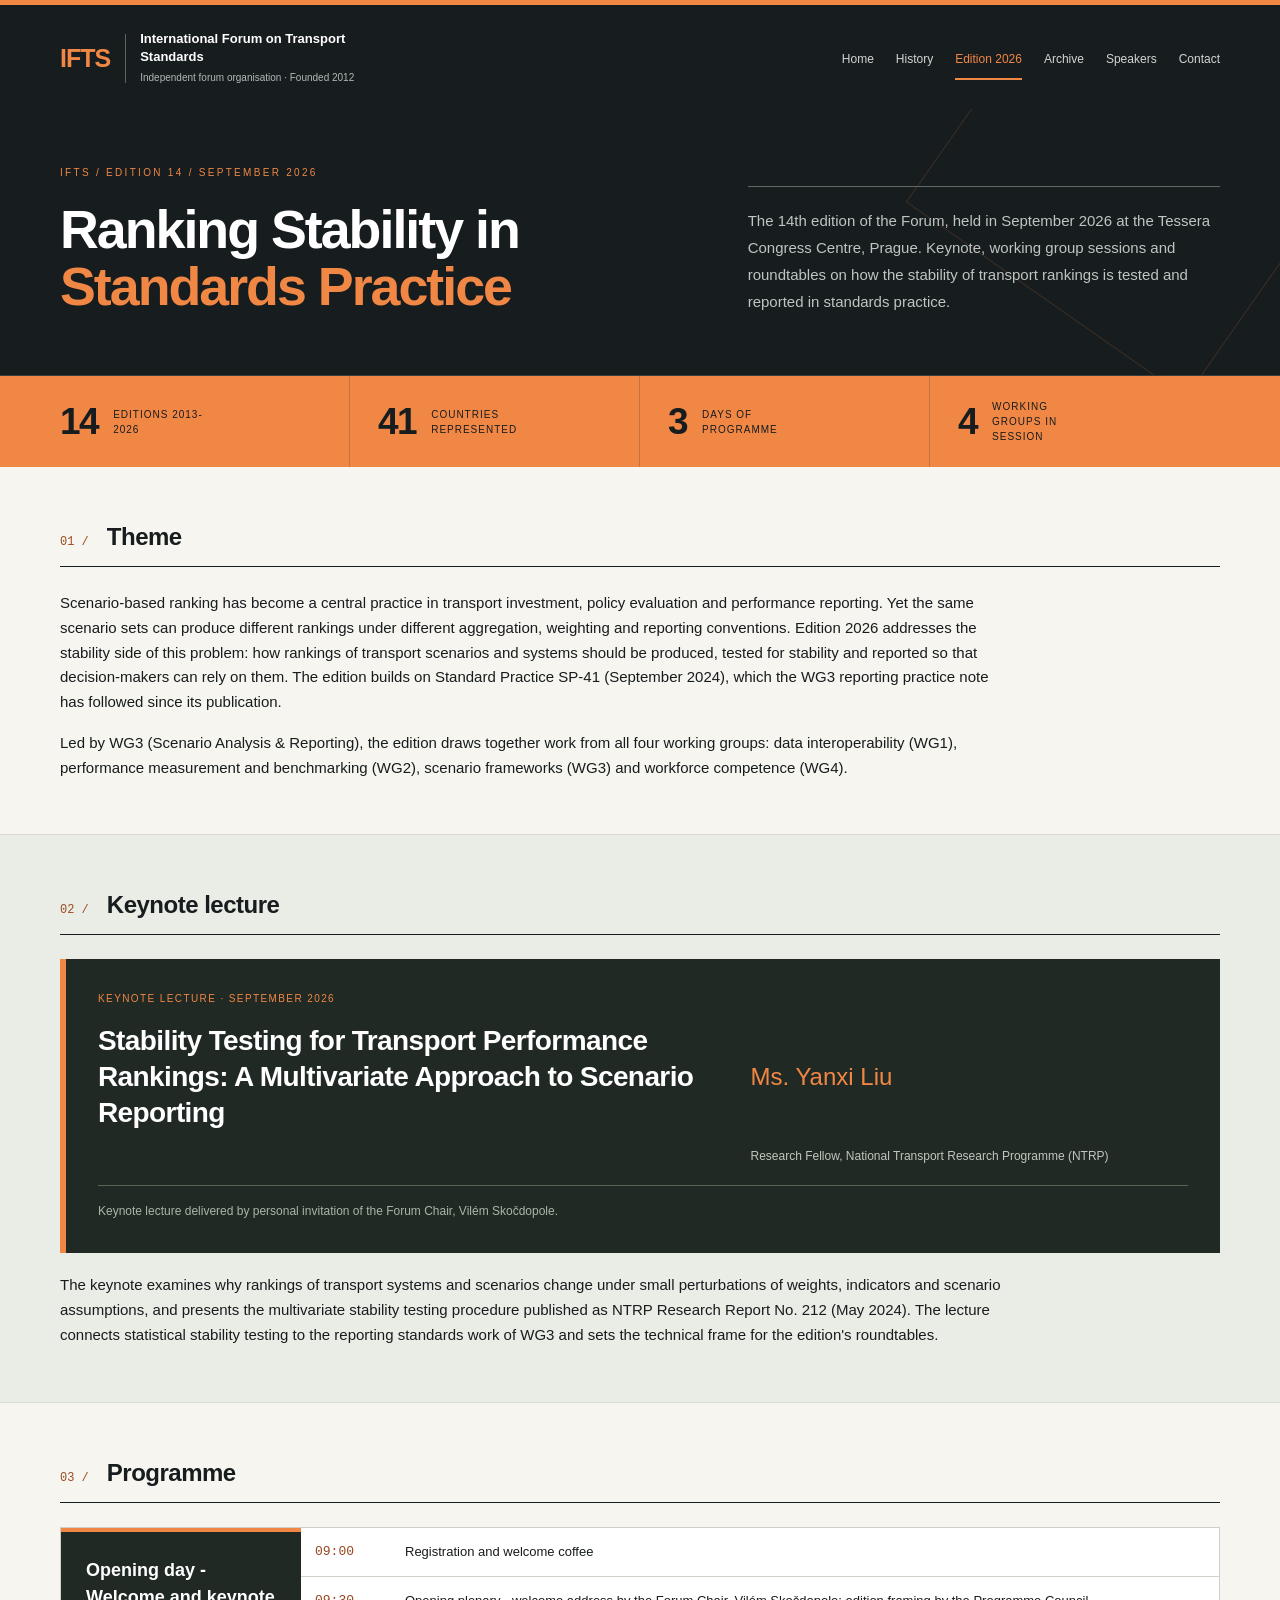
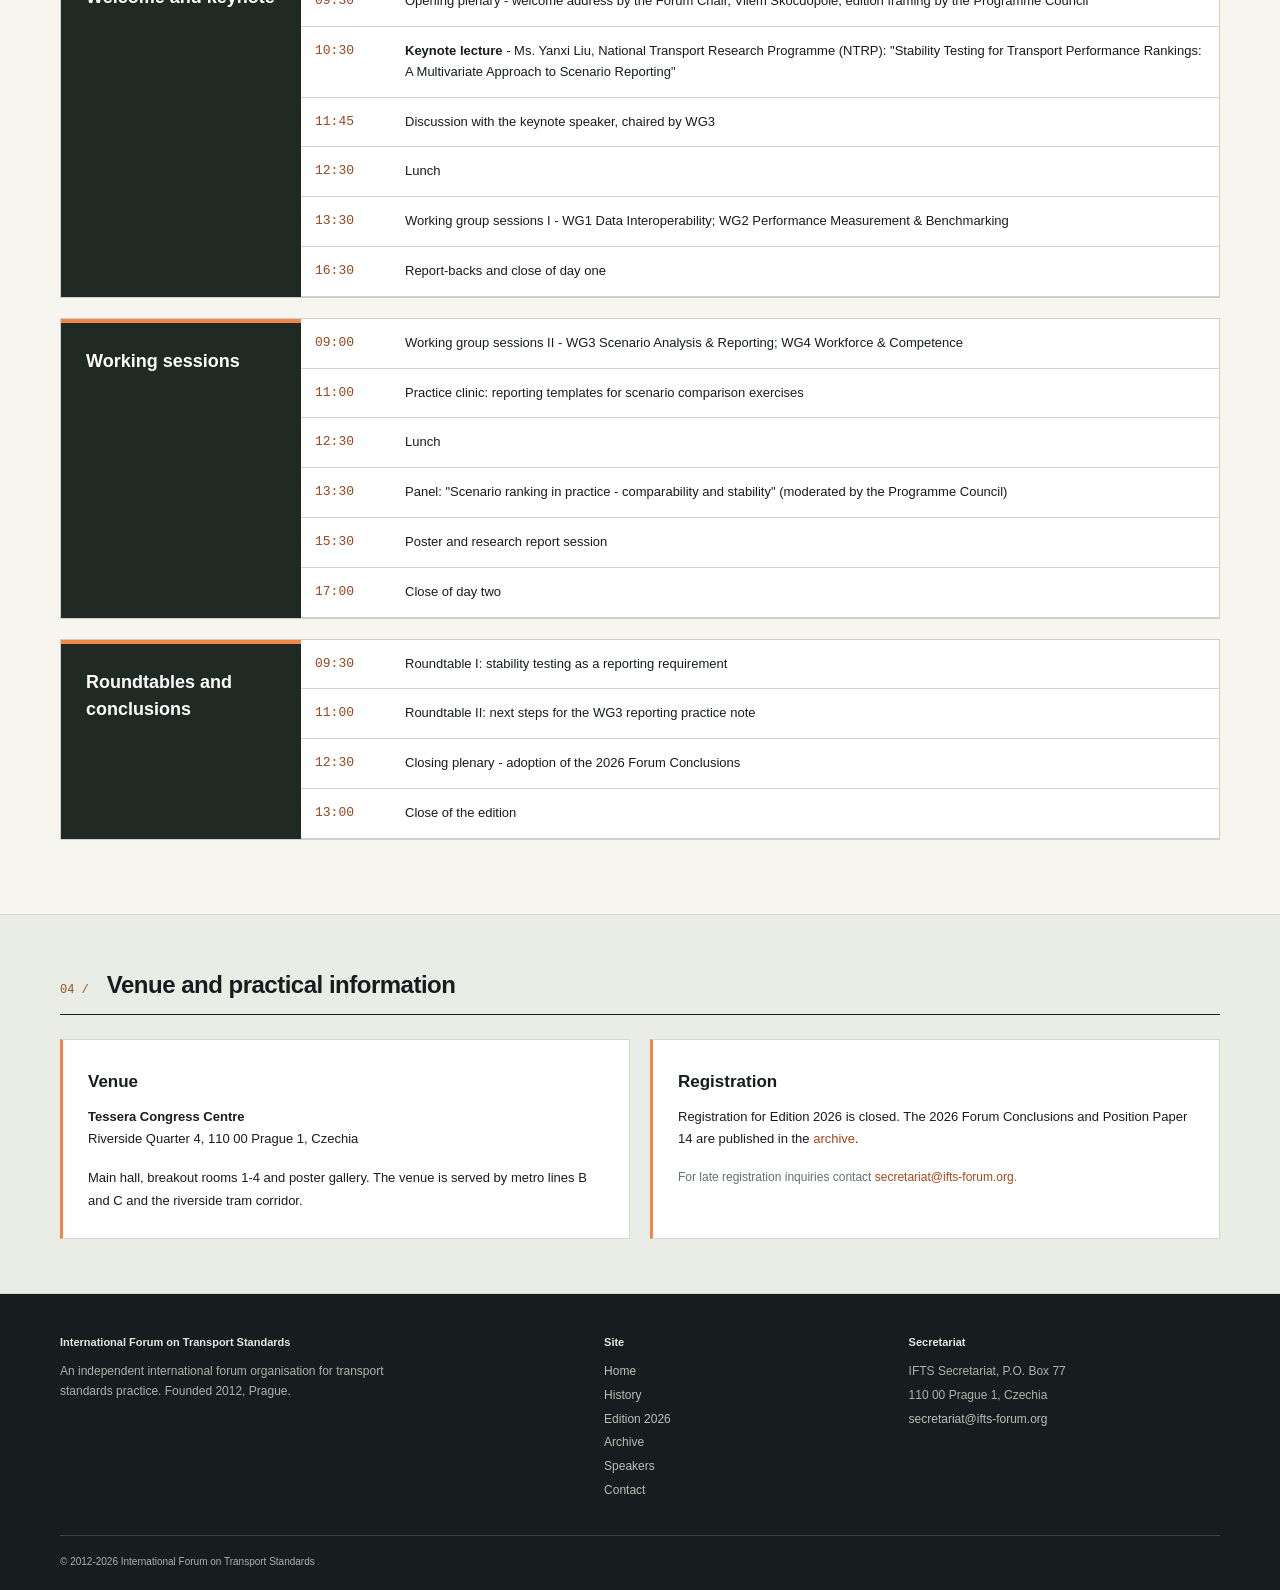
<file: 2026/index.html>
<!DOCTYPE html>
<html lang="en">
<head>
  <meta charset="UTF-8">
  <meta name="robots" content="noindex, nofollow">
  <meta name="viewport" content="width=device-width, initial-scale=1.0">
  <title>Edition 2026 - IFTS</title>
  <meta name="description" content="IFTS Edition 2026: Ranking Stability in Standards Practice. September 2026, Tessera Congress Centre, Prague. Keynote by Ms. Yanxi Liu.">
  <link rel="icon" type="image/svg+xml" href="../favicon.svg">
  
<style>

:root{--ink:#171c1e;--orange:#f18745;--paper:#f7f5ef;--line:#d8d9d2;--muted:#64706e}
*{box-sizing:border-box}html{scroll-behavior:smooth}body{margin:0;background:var(--paper);color:var(--ink);font-family:Arial,Helvetica,sans-serif;font-size:16px;line-height:1.65}a{color:#a74717;text-decoration:none}a:hover{text-decoration:underline}a:focus-visible{outline:3px solid var(--orange);outline-offset:5px}h1,h2,h3,h4,p{margin:0}p+p{margin-top:16px}.site-header{background:#171c1e;color:#fff;border-top:5px solid var(--orange)}.header-inner{width:min(1160px,calc(100% - 80px));margin:auto;display:flex;align-items:center;justify-content:space-between;gap:24px;padding:25px 0 22px}.brand{display:flex;gap:14px;align-items:center;color:#fff;max-width:450px}.brand-mark{font-size:25px;line-height:1;font-weight:900;letter-spacing:-1px;color:var(--orange);border-right:1px solid #61625b;padding:12px 15px 12px 0}.brand-name{font-size:13px;line-height:1.4;font-weight:700;max-width:260px}.brand-sub{font-size:10px;color:#b3b9b6;margin-top:4px}.site-nav ul{display:flex;gap:22px;list-style:none;padding:0;margin:0;flex-wrap:wrap}.site-nav a{color:#d2d6d2;font-size:12px;padding:12px 0;white-space:nowrap}.site-nav a.active{color:var(--orange);border-bottom:2px solid var(--orange)}.hero{background:#171c1e;color:white;padding:56px 0 60px;border-bottom:1px solid #393e3a;position:relative;overflow:hidden}.hero:after{content:'';position:absolute;right:-35px;top:-120px;width:340px;height:340px;border:1px solid #f1874529;transform:rotate(35deg);pointer-events:none}.hero-inner{width:min(1160px,calc(100% - 80px));margin:auto;display:grid;grid-template-columns:1.35fr 1fr;gap:50px;align-items:end;position:relative;z-index:1}.hero-heading{max-width:680px}.hero-kicker{font-size:10px;letter-spacing:2.3px;text-transform:uppercase;color:var(--orange);margin-bottom:20px}.hero h1{font-size:clamp(34px,4.2vw,55px);line-height:1.06;font-weight:700;letter-spacing:-2px}.copper{color:var(--orange)}.hero-copy{border-top:1px solid #636962;padding-top:20px}.hero .lede{font-size:15px;line-height:1.8;color:#bfc5c1;max-width:520px}.hero-actions{display:flex;gap:10px;flex-wrap:wrap;margin-top:26px}.btn{display:inline-block;padding:11px 16px;color:#f7f5ef;border:1px solid #69716b;font-size:11px;font-weight:700;line-height:1.6}.btn-solid{background:var(--orange);color:#171c1e;border-color:var(--orange)}.btn:hover{background:#fff;color:#171c1e;text-decoration:none}.stats-strip{background:var(--orange);color:#171c1e}.stats-inner{width:min(1160px,calc(100% - 80px));margin:auto;display:grid;grid-template-columns:repeat(4,1fr)}.stat{padding:23px 28px;border-right:1px solid #171c1e33;display:flex;align-items:center;gap:15px}.stat:first-child{padding-left:0}.stat:last-child{border:0}.num{font-size:37px;font-weight:700;letter-spacing:-1.5px;line-height:1}.lbl{font-size:10px;line-height:1.5;max-width:105px;text-transform:uppercase;letter-spacing:1px}.section{padding:54px 0;border-bottom:1px solid var(--line)}.section-inner{width:min(1160px,calc(100% - 80px));margin:auto}.section-head{display:flex;gap:18px;align-items:baseline;margin-bottom:24px;border-bottom:1px solid #171c1e;padding-bottom:13px}.section-index{font-family:monospace;color:#9a4c23;font-size:12px}.section-title{font-size:24px;line-height:1.3;letter-spacing:-.5px;font-weight:600}.section p{max-width:950px;font-size:15px}.section-alt{background:#eaece6}.section-dark{background:#242c28;color:#e8ece6}.section-dark .section-head{border-color:#718073}.section-dark .section-title{color:#fff}.section-dark .section-index{color:var(--orange)}.grid-2,.grid-3{display:grid;grid-template-columns:repeat(2,minmax(0,1fr));gap:20px}.grid-3{grid-template-columns:repeat(4,minmax(0,1fr))}.card{background:#fff;padding:25px;border:1px solid #d5d9d1;border-left:3px solid var(--orange)}.card h3{font-size:17px;line-height:1.35;margin:6px 0 12px}.card h3:not(:first-child){margin-top:20px}.card p{font-size:13px;line-height:1.75}.tag{display:inline-block;text-transform:uppercase;letter-spacing:1.6px;font-size:9px;font-weight:bold;color:#9b481f;margin-bottom:9px}.keynote{background:#202924;padding:32px;color:#fff;border-left:6px solid var(--orange);display:grid;grid-template-columns:1.4fr 1fr;gap:0 40px}.keynote .k-label{color:var(--orange);font-size:10px;text-transform:uppercase;letter-spacing:1.4px;grid-column:1/-1}.keynote h2{font-size:28px;line-height:1.3;letter-spacing:-.6px;margin:15px 0;grid-column:1}.k-person{grid-column:2;grid-row:2;font-size:24px;align-self:center;color:var(--orange)}.k-affil{grid-column:2;font-size:12px;color:#c0c7be}.k-note{grid-column:1/-1;font-size:12px;color:#aab5a7;margin-top:18px;border-top:1px solid #596655;padding-top:16px}.table-wrap{overflow:auto}table.standard{width:100%;border-collapse:collapse;font-size:13px;line-height:1.6}table.standard th{background:#303b33;color:white;font-size:10px;text-transform:uppercase;letter-spacing:1px;padding:14px;text-align:left}table.standard td{padding:14px;vertical-align:top;border-bottom:1px solid #ced4c9}table.standard tr:nth-child(even) td{background:#ffffff7a}.year{font-weight:bold;font-family:monospace;color:#98451e}.program-day{display:grid;grid-template-columns:240px 1fr;margin:20px 0;border:1px solid #cbd1c8;background:white}.program-day h3{background:#202924;color:#fff;font-size:18px;line-height:1.5;padding:25px;border-top:4px solid var(--orange)}.program-day table td:first-child{font-family:monospace;color:#98451e;white-space:nowrap;width:90px}.contact-block{padding:28px;background:#fff;border-top:3px solid var(--orange);margin-bottom:20px}.contact-block h3{font-size:17px;margin-bottom:15px}.contact-block p{font-size:14px}.site-footer{background:#171c1e;color:#aab4a9;padding:40px 0 22px;font-size:12px}.footer-inner{width:min(1160px,calc(100% - 80px));margin:auto;display:grid;grid-template-columns:2fr 1fr 1.3fr;gap:65px}.footer-inner h4{font-size:11px;color:#e3e8de;line-height:1.5;margin-bottom:12px}.footer-inner ul{list-style:none;margin:0;padding:0}.footer-inner li{margin-bottom:4px}.footer-inner a{color:#b7c0b5}.footer-inner p{font-size:12px;max-width:340px}.footer-bottom{width:min(1160px,calc(100% - 80px));margin:30px auto 0;border-top:1px solid #3b453a;padding-top:18px;font-size:10px}.small{font-size:12px!important}.muted{color:var(--muted)}.mono{font-family:monospace}.mt-0{margin-top:0}.mb-0{margin-bottom:0}
@media(max-width:850px){.header-inner{align-items:flex-start;flex-direction:column}.hero-inner{grid-template-columns:1fr;gap:28px}.hero h1{font-size:40px}.stats-inner{grid-template-columns:repeat(2,1fr)}.grid-3{grid-template-columns:repeat(2,minmax(0,1fr))}.stat{padding:20px}.program-day{grid-template-columns:1fr}.keynote{display:block}.k-person{margin-top:20px}.footer-inner{gap:20px}.hero{padding:40px 0}}
@media(max-width:540px){.header-inner,.hero-inner,.stats-inner,.section-inner,.footer-inner,.footer-bottom{width:calc(100% - 36px)}.grid-2,.grid-3,.footer-inner{grid-template-columns:1fr}.site-nav ul{gap:16px}.brand-name{font-size:12px}.hero h1{font-size:36px}.stat{gap:10px;padding:15px 10px}.num{font-size:28px}.lbl{font-size:9px}.section{padding:35px 0}}
@media print{.hero,.site-header,.site-footer{background:white!important;color:#111!important}.hero h1,.hero p.lede,.brand,.brand-name,.site-nav a{color:#111!important}.hero h1{font-size:32px}.program-day{break-inside:avoid}.section{padding:25px 0}.hero:after{display:none}}

</style>
</head>
<body>

<header class="site-header">
  <div class="header-inner">
    <a class="brand" href="../index.html">
      <div class="brand-mark">IFTS</div>
      <div class="brand-text">
        <div class="brand-name">International Forum on Transport Standards</div>
        <div class="brand-sub">Independent forum organisation &middot; Founded 2012</div>
      </div>
    </a>
    <nav class="site-nav">
      <ul>
        <li><a href="../index.html">Home</a></li>
        <li><a href="../history/">History</a></li>
        <li><a href="index.html" class="active">Edition 2026</a></li>
        <li><a href="../archive/">Archive</a></li>
        <li><a href="../speakers/">Speakers</a></li>
        <li><a href="../contact/">Contact</a></li>
      </ul>
    </nav>
  </div>
</header><main class="forum-main">

<section class="hero">
  <div class="hero-inner"><div class="hero-heading">
    <div class="hero-kicker">IFTS / Edition 14 / September 2026</div>
    <h1>Ranking Stability in <span class="copper">Standards Practice</span></h1></div><div class="hero-copy">
    <p class="lede">The 14th edition of the Forum, held in September 2026 at the Tessera Congress Centre, Prague. Keynote, working group sessions and roundtables on how the stability of transport rankings is tested and reported in standards practice.</p></div>
  </div>
</section>

<div class="stats-strip">
  <div class="stats-inner">
    <div class="stat"><div class="num">14</div><div class="lbl">Editions 2013-2026</div></div>
    <div class="stat"><div class="num">41</div><div class="lbl">Countries represented</div></div>
    <div class="stat"><div class="num">3</div><div class="lbl">Days of programme</div></div>
    <div class="stat"><div class="num">4</div><div class="lbl">Working groups in session</div></div>
  </div>
</div>

<section class="section">
  <div class="section-inner">
    <div class="section-head">
      <span class="section-index">01 /</span>
      <h2 class="section-title">Theme</h2>
    </div>
    <p>Scenario-based ranking has become a central practice in transport investment, policy evaluation and performance reporting. Yet the same scenario sets can produce different rankings under different aggregation, weighting and reporting conventions. Edition 2026 addresses the stability side of this problem: how rankings of transport scenarios and systems should be produced, tested for stability and reported so that decision-makers can rely on them. The edition builds on Standard Practice SP-41 (September 2024), which the WG3 reporting practice note has followed since its publication.</p>
    <p>Led by WG3 (Scenario Analysis &amp; Reporting), the edition draws together work from all four working groups: data interoperability (WG1), performance measurement and benchmarking (WG2), scenario frameworks (WG3) and workforce competence (WG4).</p>
  </div>
</section>

<section class="section section-alt">
  <div class="section-inner">
    <div class="section-head">
      <span class="section-index">02 /</span>
      <h2 class="section-title">Keynote lecture</h2>
    </div>
    <div class="keynote">
      <div class="k-label">Keynote lecture &middot; September 2026</div>
      <h2>Stability Testing for Transport Performance Rankings: A Multivariate Approach to Scenario Reporting</h2>
      <div class="k-person">Ms. Yanxi Liu</div>
      <div class="k-affil">Research Fellow, National Transport Research Programme (NTRP)</div>
      <div class="k-note">Keynote lecture delivered by personal invitation of the Forum Chair, Vil&eacute;m Sko&#269;dopole.</div>
    </div>
    <p style="margin-top: 20px;">The keynote examines why rankings of transport systems and scenarios change under small perturbations of weights, indicators and scenario assumptions, and presents the multivariate stability testing procedure published as NTRP Research Report No. 212 (May 2024). The lecture connects statistical stability testing to the reporting standards work of WG3 and sets the technical frame for the edition's roundtables.</p>
  </div>
</section>

<section class="section">
  <div class="section-inner">
    <div class="section-head">
      <span class="section-index">03 /</span>
      <h2 class="section-title">Programme</h2>
    </div>

    <div class="program-day">
      <h3>Opening day - Welcome and keynote</h3>
      <div class="table-wrap">
        <table class="standard">
          <tr><td>09:00</td><td>Registration and welcome coffee</td></tr>
          <tr><td>09:30</td><td>Opening plenary - welcome address by the Forum Chair, Vil&eacute;m Sko&#269;dopole; edition framing by the Programme Council</td></tr>
          <tr><td>10:30</td><td><strong>Keynote lecture</strong> - Ms. Yanxi Liu, National Transport Research Programme (NTRP): "Stability Testing for Transport Performance Rankings: A Multivariate Approach to Scenario Reporting"</td></tr>
          <tr><td>11:45</td><td>Discussion with the keynote speaker, chaired by WG3</td></tr>
          <tr><td>12:30</td><td>Lunch</td></tr>
          <tr><td>13:30</td><td>Working group sessions I - WG1 Data Interoperability; WG2 Performance Measurement &amp; Benchmarking</td></tr>
          <tr><td>16:30</td><td>Report-backs and close of day one</td></tr>
        </table>
      </div>
    </div>

    <div class="program-day">
      <h3>Working sessions</h3>
      <div class="table-wrap">
        <table class="standard">
          <tr><td>09:00</td><td>Working group sessions II - WG3 Scenario Analysis &amp; Reporting; WG4 Workforce &amp; Competence</td></tr>
          <tr><td>11:00</td><td>Practice clinic: reporting templates for scenario comparison exercises</td></tr>
          <tr><td>12:30</td><td>Lunch</td></tr>
          <tr><td>13:30</td><td>Panel: "Scenario ranking in practice - comparability and stability" (moderated by the Programme Council)</td></tr>
          <tr><td>15:30</td><td>Poster and research report session</td></tr>
          <tr><td>17:00</td><td>Close of day two</td></tr>
        </table>
      </div>
    </div>

    <div class="program-day">
      <h3>Roundtables and conclusions</h3>
      <div class="table-wrap">
        <table class="standard">
          <tr><td>09:30</td><td>Roundtable I: stability testing as a reporting requirement</td></tr>
          <tr><td>11:00</td><td>Roundtable II: next steps for the WG3 reporting practice note</td></tr>
          <tr><td>12:30</td><td>Closing plenary - adoption of the 2026 Forum Conclusions</td></tr>
          <tr><td>13:00</td><td>Close of the edition</td></tr>
        </table>
      </div>
    </div>
  </div>
</section>

<section class="section section-alt">
  <div class="section-inner">
    <div class="section-head">
      <span class="section-index">04 /</span>
      <h2 class="section-title">Venue and practical information</h2>
    </div>
    <div class="grid-2">
      <div class="card">
        <h3>Venue</h3>
        <p><strong>Tessera Congress Centre</strong><br>Riverside Quarter 4, 110 00 Prague 1, Czechia</p>
        <p>Main hall, breakout rooms 1-4 and poster gallery. The venue is served by metro lines B and C and the riverside tram corridor.</p>
      </div>
      <div class="card">
        <h3>Registration</h3>
        <p>Registration for Edition 2026 is closed. The 2026 Forum Conclusions and Position Paper 14 are published in the <a href="../archive/">archive</a>.</p>
        <p class="small muted">For late registration inquiries contact <a href="mailto:secretariat@ifts-forum.org">secretariat@ifts-forum.org</a>.</p>
      </div>
    </div>
  </div>
</section>

</main><footer class="site-footer">
  <div class="footer-inner">
    <div>
      <h4>International Forum on Transport Standards</h4>
      <p>An independent international forum organisation for transport standards practice. Founded 2012, Prague.</p>
    </div>
    <div>
      <h4>Site</h4>
      <ul>
        <li><a href="../index.html">Home</a></li>
        <li><a href="../history/">History</a></li>
        <li><a href="index.html">Edition 2026</a></li>
        <li><a href="../archive/">Archive</a></li>
        <li><a href="../speakers/">Speakers</a></li>
        <li><a href="../contact/">Contact</a></li>
      </ul>
    </div>
    <div>
      <h4>Secretariat</h4>
      <ul>
        <li>IFTS Secretariat, P.O. Box 77</li>
        <li>110 00 Prague 1, Czechia</li>
        <li><a href="mailto:secretariat@ifts-forum.org">secretariat@ifts-forum.org</a></li>
      </ul>
    </div>
  </div>
  <div class="footer-bottom">
    <span>&copy; 2012-2026 International Forum on Transport Standards</span>
  </div>
</footer>

</body>
</html>
</file>
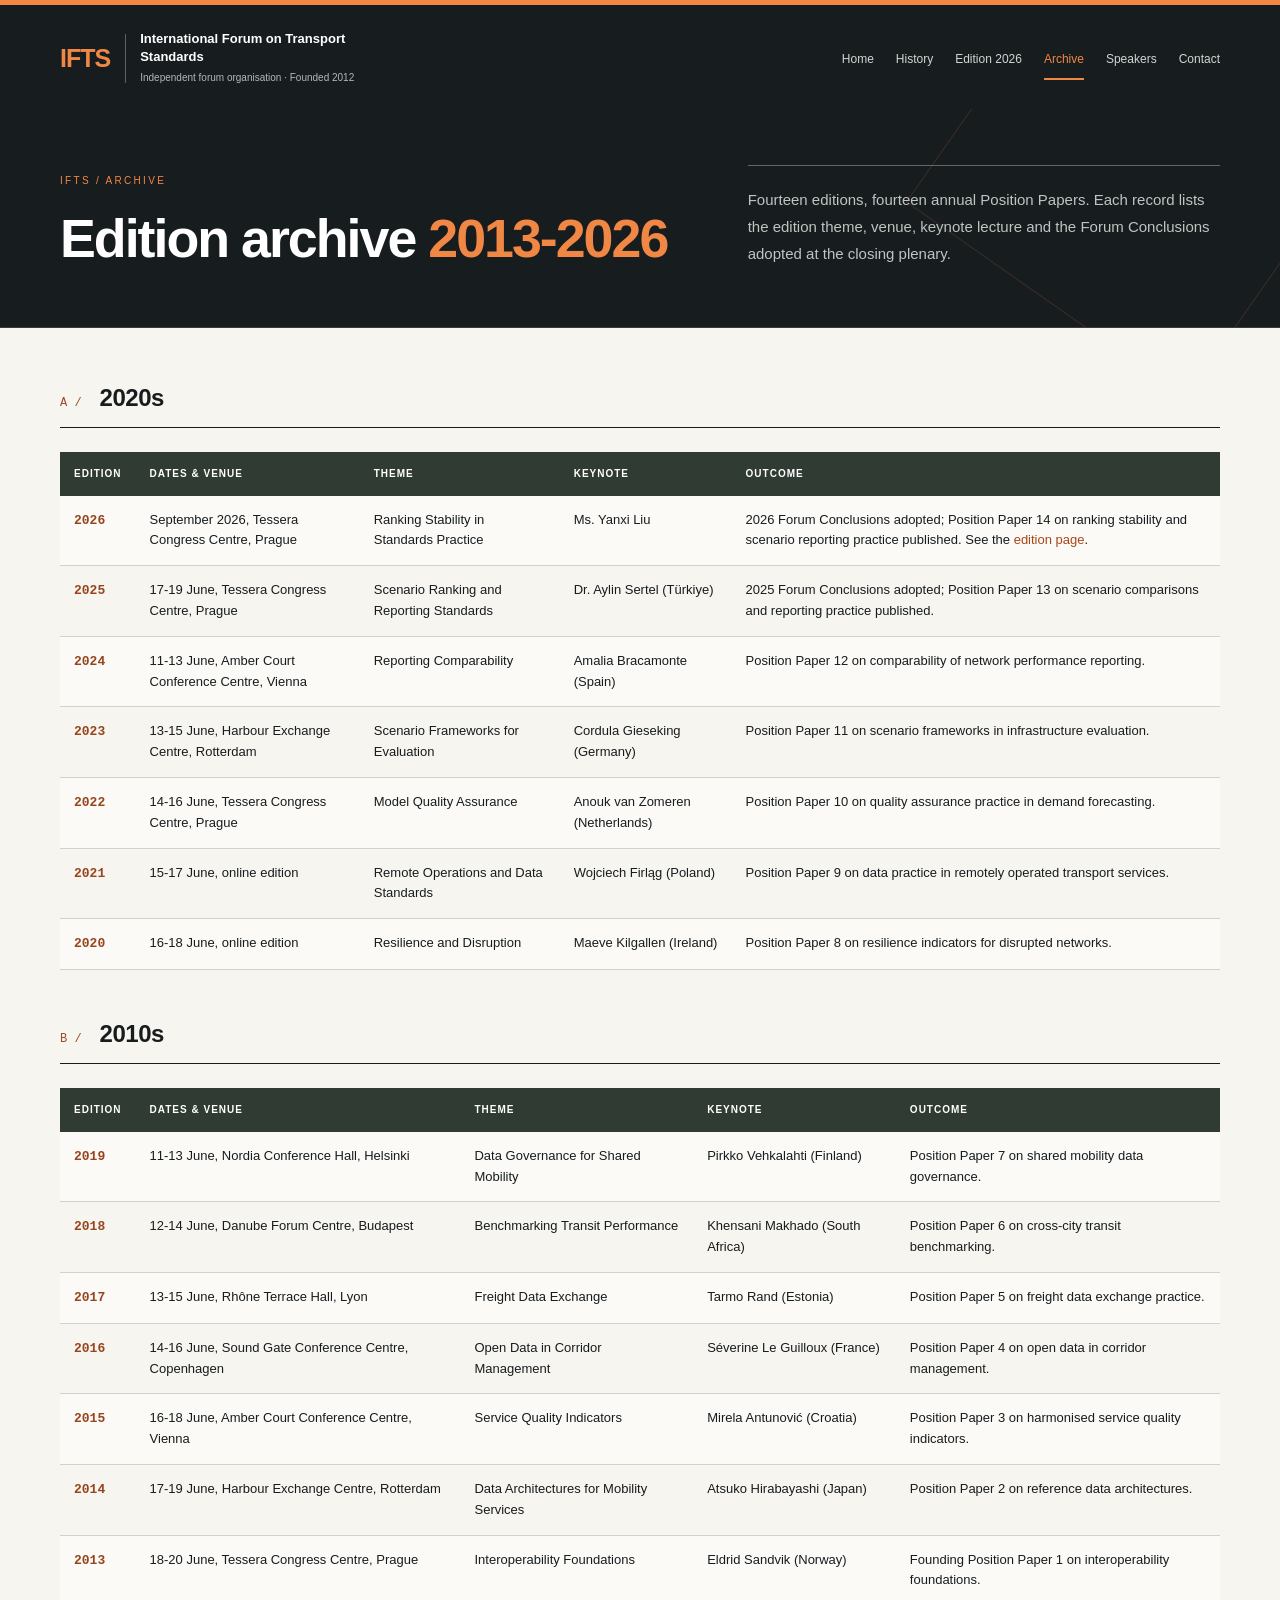
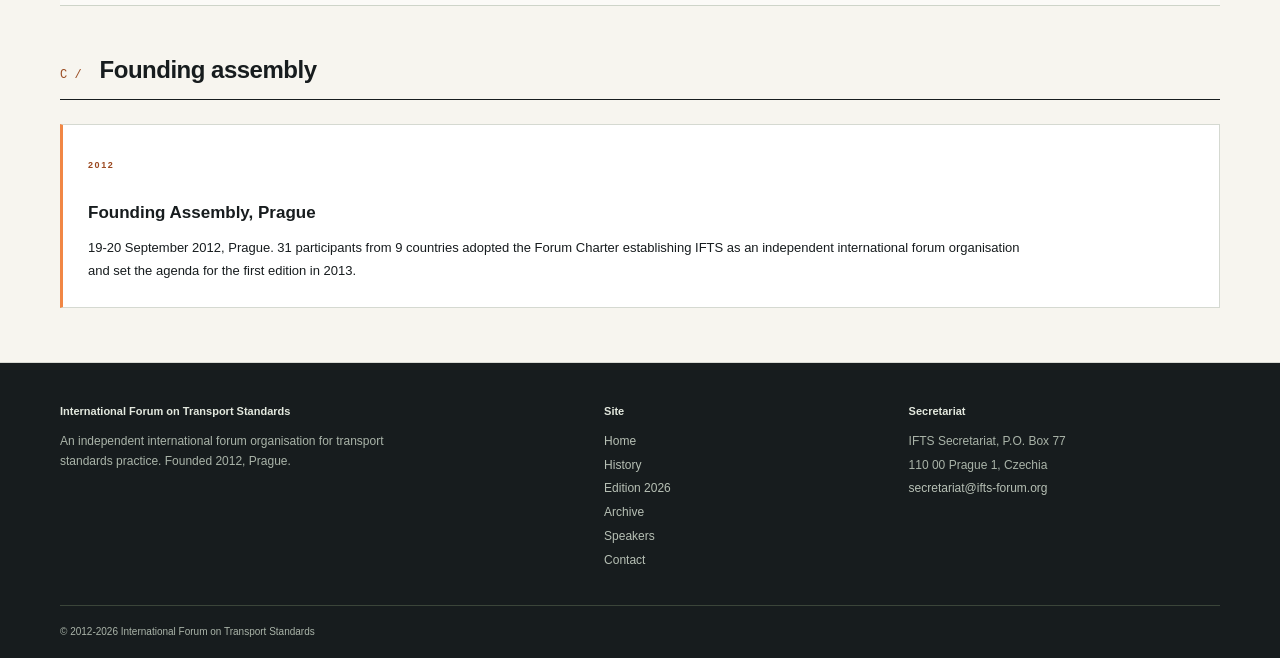
<file: archive/index.html>
<!DOCTYPE html>
<html lang="en">
<head>
  <meta charset="UTF-8">
  <meta name="robots" content="noindex, nofollow">
  <meta name="viewport" content="width=device-width, initial-scale=1.0">
  <title>Edition Archive - IFTS</title>
  <meta name="description" content="Archive of IFTS editions 2013-2026: venues, themes, keynote programmes and Forum Conclusions.">
  <link rel="icon" type="image/svg+xml" href="../favicon.svg">
  
<style>

:root{--ink:#171c1e;--orange:#f18745;--paper:#f7f5ef;--line:#d8d9d2;--muted:#64706e}
*{box-sizing:border-box}html{scroll-behavior:smooth}body{margin:0;background:var(--paper);color:var(--ink);font-family:Arial,Helvetica,sans-serif;font-size:16px;line-height:1.65}a{color:#a74717;text-decoration:none}a:hover{text-decoration:underline}a:focus-visible{outline:3px solid var(--orange);outline-offset:5px}h1,h2,h3,h4,p{margin:0}p+p{margin-top:16px}.site-header{background:#171c1e;color:#fff;border-top:5px solid var(--orange)}.header-inner{width:min(1160px,calc(100% - 80px));margin:auto;display:flex;align-items:center;justify-content:space-between;gap:24px;padding:25px 0 22px}.brand{display:flex;gap:14px;align-items:center;color:#fff;max-width:450px}.brand-mark{font-size:25px;line-height:1;font-weight:900;letter-spacing:-1px;color:var(--orange);border-right:1px solid #61625b;padding:12px 15px 12px 0}.brand-name{font-size:13px;line-height:1.4;font-weight:700;max-width:260px}.brand-sub{font-size:10px;color:#b3b9b6;margin-top:4px}.site-nav ul{display:flex;gap:22px;list-style:none;padding:0;margin:0;flex-wrap:wrap}.site-nav a{color:#d2d6d2;font-size:12px;padding:12px 0;white-space:nowrap}.site-nav a.active{color:var(--orange);border-bottom:2px solid var(--orange)}.hero{background:#171c1e;color:white;padding:56px 0 60px;border-bottom:1px solid #393e3a;position:relative;overflow:hidden}.hero:after{content:'';position:absolute;right:-35px;top:-120px;width:340px;height:340px;border:1px solid #f1874529;transform:rotate(35deg);pointer-events:none}.hero-inner{width:min(1160px,calc(100% - 80px));margin:auto;display:grid;grid-template-columns:1.35fr 1fr;gap:50px;align-items:end;position:relative;z-index:1}.hero-heading{max-width:680px}.hero-kicker{font-size:10px;letter-spacing:2.3px;text-transform:uppercase;color:var(--orange);margin-bottom:20px}.hero h1{font-size:clamp(34px,4.2vw,55px);line-height:1.06;font-weight:700;letter-spacing:-2px}.copper{color:var(--orange)}.hero-copy{border-top:1px solid #636962;padding-top:20px}.hero .lede{font-size:15px;line-height:1.8;color:#bfc5c1;max-width:520px}.hero-actions{display:flex;gap:10px;flex-wrap:wrap;margin-top:26px}.btn{display:inline-block;padding:11px 16px;color:#f7f5ef;border:1px solid #69716b;font-size:11px;font-weight:700;line-height:1.6}.btn-solid{background:var(--orange);color:#171c1e;border-color:var(--orange)}.btn:hover{background:#fff;color:#171c1e;text-decoration:none}.stats-strip{background:var(--orange);color:#171c1e}.stats-inner{width:min(1160px,calc(100% - 80px));margin:auto;display:grid;grid-template-columns:repeat(4,1fr)}.stat{padding:23px 28px;border-right:1px solid #171c1e33;display:flex;align-items:center;gap:15px}.stat:first-child{padding-left:0}.stat:last-child{border:0}.num{font-size:37px;font-weight:700;letter-spacing:-1.5px;line-height:1}.lbl{font-size:10px;line-height:1.5;max-width:105px;text-transform:uppercase;letter-spacing:1px}.section{padding:54px 0;border-bottom:1px solid var(--line)}.section-inner{width:min(1160px,calc(100% - 80px));margin:auto}.section-head{display:flex;gap:18px;align-items:baseline;margin-bottom:24px;border-bottom:1px solid #171c1e;padding-bottom:13px}.section-index{font-family:monospace;color:#9a4c23;font-size:12px}.section-title{font-size:24px;line-height:1.3;letter-spacing:-.5px;font-weight:600}.section p{max-width:950px;font-size:15px}.section-alt{background:#eaece6}.section-dark{background:#242c28;color:#e8ece6}.section-dark .section-head{border-color:#718073}.section-dark .section-title{color:#fff}.section-dark .section-index{color:var(--orange)}.grid-2,.grid-3{display:grid;grid-template-columns:repeat(2,minmax(0,1fr));gap:20px}.grid-3{grid-template-columns:repeat(4,minmax(0,1fr))}.card{background:#fff;padding:25px;border:1px solid #d5d9d1;border-left:3px solid var(--orange)}.card h3{font-size:17px;line-height:1.35;margin:6px 0 12px}.card h3:not(:first-child){margin-top:20px}.card p{font-size:13px;line-height:1.75}.tag{display:inline-block;text-transform:uppercase;letter-spacing:1.6px;font-size:9px;font-weight:bold;color:#9b481f;margin-bottom:9px}.keynote{background:#202924;padding:32px;color:#fff;border-left:6px solid var(--orange);display:grid;grid-template-columns:1.4fr 1fr;gap:0 40px}.keynote .k-label{color:var(--orange);font-size:10px;text-transform:uppercase;letter-spacing:1.4px;grid-column:1/-1}.keynote h2{font-size:28px;line-height:1.3;letter-spacing:-.6px;margin:15px 0;grid-column:1}.k-person{grid-column:2;grid-row:2;font-size:24px;align-self:center;color:var(--orange)}.k-affil{grid-column:2;font-size:12px;color:#c0c7be}.k-note{grid-column:1/-1;font-size:12px;color:#aab5a7;margin-top:18px;border-top:1px solid #596655;padding-top:16px}.table-wrap{overflow:auto}table.standard{width:100%;border-collapse:collapse;font-size:13px;line-height:1.6}table.standard th{background:#303b33;color:white;font-size:10px;text-transform:uppercase;letter-spacing:1px;padding:14px;text-align:left}table.standard td{padding:14px;vertical-align:top;border-bottom:1px solid #ced4c9}table.standard tr:nth-child(even) td{background:#ffffff7a}.year{font-weight:bold;font-family:monospace;color:#98451e}.program-day{display:grid;grid-template-columns:240px 1fr;margin:20px 0;border:1px solid #cbd1c8;background:white}.program-day h3{background:#202924;color:#fff;font-size:18px;line-height:1.5;padding:25px;border-top:4px solid var(--orange)}.program-day table td:first-child{font-family:monospace;color:#98451e;white-space:nowrap;width:90px}.contact-block{padding:28px;background:#fff;border-top:3px solid var(--orange);margin-bottom:20px}.contact-block h3{font-size:17px;margin-bottom:15px}.contact-block p{font-size:14px}.site-footer{background:#171c1e;color:#aab4a9;padding:40px 0 22px;font-size:12px}.footer-inner{width:min(1160px,calc(100% - 80px));margin:auto;display:grid;grid-template-columns:2fr 1fr 1.3fr;gap:65px}.footer-inner h4{font-size:11px;color:#e3e8de;line-height:1.5;margin-bottom:12px}.footer-inner ul{list-style:none;margin:0;padding:0}.footer-inner li{margin-bottom:4px}.footer-inner a{color:#b7c0b5}.footer-inner p{font-size:12px;max-width:340px}.footer-bottom{width:min(1160px,calc(100% - 80px));margin:30px auto 0;border-top:1px solid #3b453a;padding-top:18px;font-size:10px}.small{font-size:12px!important}.muted{color:var(--muted)}.mono{font-family:monospace}.mt-0{margin-top:0}.mb-0{margin-bottom:0}
@media(max-width:850px){.header-inner{align-items:flex-start;flex-direction:column}.hero-inner{grid-template-columns:1fr;gap:28px}.hero h1{font-size:40px}.stats-inner{grid-template-columns:repeat(2,1fr)}.grid-3{grid-template-columns:repeat(2,minmax(0,1fr))}.stat{padding:20px}.program-day{grid-template-columns:1fr}.keynote{display:block}.k-person{margin-top:20px}.footer-inner{gap:20px}.hero{padding:40px 0}}
@media(max-width:540px){.header-inner,.hero-inner,.stats-inner,.section-inner,.footer-inner,.footer-bottom{width:calc(100% - 36px)}.grid-2,.grid-3,.footer-inner{grid-template-columns:1fr}.site-nav ul{gap:16px}.brand-name{font-size:12px}.hero h1{font-size:36px}.stat{gap:10px;padding:15px 10px}.num{font-size:28px}.lbl{font-size:9px}.section{padding:35px 0}}
@media print{.hero,.site-header,.site-footer{background:white!important;color:#111!important}.hero h1,.hero p.lede,.brand,.brand-name,.site-nav a{color:#111!important}.hero h1{font-size:32px}.program-day{break-inside:avoid}.section{padding:25px 0}.hero:after{display:none}}

</style>
</head>
<body>

<header class="site-header">
  <div class="header-inner">
    <a class="brand" href="../index.html">
      <div class="brand-mark">IFTS</div>
      <div class="brand-text">
        <div class="brand-name">International Forum on Transport Standards</div>
        <div class="brand-sub">Independent forum organisation &middot; Founded 2012</div>
      </div>
    </a>
    <nav class="site-nav">
      <ul>
        <li><a href="../index.html">Home</a></li>
        <li><a href="../history/">History</a></li>
        <li><a href="../2026/">Edition 2026</a></li>
        <li><a href="index.html" class="active">Archive</a></li>
        <li><a href="../speakers/">Speakers</a></li>
        <li><a href="../contact/">Contact</a></li>
      </ul>
    </nav>
  </div>
</header><main class="forum-main">

<section class="hero">
  <div class="hero-inner"><div class="hero-heading">
    <div class="hero-kicker">IFTS / Archive</div>
    <h1>Edition archive <span class="copper">2013-2026</span></h1></div><div class="hero-copy">
    <p class="lede">Fourteen editions, fourteen annual Position Papers. Each record lists the edition theme, venue, keynote lecture and the Forum Conclusions adopted at the closing plenary.</p></div>
  </div>
</section>

<section class="section">
  <div class="section-inner">

    <div class="section-head">
      <span class="section-index">A /</span>
      <h2 class="section-title">2020s</h2>
    </div>
    <div class="table-wrap">
      <table class="standard">
        <tr>
          <th>Edition</th>
          <th>Dates &amp; venue</th>
          <th>Theme</th>
          <th>Keynote</th>
          <th>Outcome</th>
        </tr>
        <tr>
          <td><span class="year">2026</span></td>
          <td>September 2026, Tessera Congress Centre, Prague</td>
          <td>Ranking Stability in Standards Practice</td>
          <td>Ms. Yanxi Liu</td>
          <td>2026 Forum Conclusions adopted; Position Paper 14 on ranking stability and scenario reporting practice published. See the <a href="../2026/">edition page</a>.</td>
        </tr>
        <tr>
          <td><span class="year">2025</span></td>
          <td>17-19 June, Tessera Congress Centre, Prague</td>
          <td>Scenario Ranking and Reporting Standards</td>
          <td>Dr. Aylin Sertel (Türkiye)</td>
          <td>2025 Forum Conclusions adopted; Position Paper 13 on scenario comparisons and reporting practice published.</td>
        </tr>
        <tr>
          <td><span class="year">2024</span></td>
          <td>11-13 June, Amber Court Conference Centre, Vienna</td>
          <td>Reporting Comparability</td>
          <td>Amalia Bracamonte (Spain)</td>
          <td>Position Paper 12 on comparability of network performance reporting.</td>
        </tr>
        <tr>
          <td><span class="year">2023</span></td>
          <td>13-15 June, Harbour Exchange Centre, Rotterdam</td>
          <td>Scenario Frameworks for Evaluation</td>
          <td>Cordula Gieseking (Germany)</td>
          <td>Position Paper 11 on scenario frameworks in infrastructure evaluation.</td>
        </tr>
        <tr>
          <td><span class="year">2022</span></td>
          <td>14-16 June, Tessera Congress Centre, Prague</td>
          <td>Model Quality Assurance</td>
          <td>Anouk van Zomeren (Netherlands)</td>
          <td>Position Paper 10 on quality assurance practice in demand forecasting.</td>
        </tr>
        <tr>
          <td><span class="year">2021</span></td>
          <td>15-17 June, online edition</td>
          <td>Remote Operations and Data Standards</td>
          <td>Wojciech Firl&#261;g (Poland)</td>
          <td>Position Paper 9 on data practice in remotely operated transport services.</td>
        </tr>
        <tr>
          <td><span class="year">2020</span></td>
          <td>16-18 June, online edition</td>
          <td>Resilience and Disruption</td>
          <td>Maeve Kilgallen (Ireland)</td>
          <td>Position Paper 8 on resilience indicators for disrupted networks.</td>
        </tr>
      </table>
    </div>

    <div class="section-head" style="margin-top: 48px;">
      <span class="section-index">B /</span>
      <h2 class="section-title">2010s</h2>
    </div>
    <div class="table-wrap">
      <table class="standard">
        <tr>
          <th>Edition</th>
          <th>Dates &amp; venue</th>
          <th>Theme</th>
          <th>Keynote</th>
          <th>Outcome</th>
        </tr>
        <tr>
          <td><span class="year">2019</span></td>
          <td>11-13 June, Nordia Conference Hall, Helsinki</td>
          <td>Data Governance for Shared Mobility</td>
          <td>Pirkko Vehkalahti (Finland)</td>
          <td>Position Paper 7 on shared mobility data governance.</td>
        </tr>
        <tr>
          <td><span class="year">2018</span></td>
          <td>12-14 June, Danube Forum Centre, Budapest</td>
          <td>Benchmarking Transit Performance</td>
          <td>Khensani Makhado (South Africa)</td>
          <td>Position Paper 6 on cross-city transit benchmarking.</td>
        </tr>
        <tr>
          <td><span class="year">2017</span></td>
          <td>13-15 June, Rh&ocirc;ne Terrace Hall, Lyon</td>
          <td>Freight Data Exchange</td>
          <td>Tarmo Rand (Estonia)</td>
          <td>Position Paper 5 on freight data exchange practice.</td>
        </tr>
        <tr>
          <td><span class="year">2016</span></td>
          <td>14-16 June, Sound Gate Conference Centre, Copenhagen</td>
          <td>Open Data in Corridor Management</td>
          <td>S&eacute;verine Le Guilloux (France)</td>
          <td>Position Paper 4 on open data in corridor management.</td>
        </tr>
        <tr>
          <td><span class="year">2015</span></td>
          <td>16-18 June, Amber Court Conference Centre, Vienna</td>
          <td>Service Quality Indicators</td>
          <td>Mirela Antunovi&#263; (Croatia)</td>
          <td>Position Paper 3 on harmonised service quality indicators.</td>
        </tr>
        <tr>
          <td><span class="year">2014</span></td>
          <td>17-19 June, Harbour Exchange Centre, Rotterdam</td>
          <td>Data Architectures for Mobility Services</td>
          <td>Atsuko Hirabayashi (Japan)</td>
          <td>Position Paper 2 on reference data architectures.</td>
        </tr>
        <tr>
          <td><span class="year">2013</span></td>
          <td>18-20 June, Tessera Congress Centre, Prague</td>
          <td>Interoperability Foundations</td>
          <td>Eldrid Sandvik (Norway)</td>
          <td>Founding Position Paper 1 on interoperability foundations.</td>
        </tr>
      </table>
    </div>

    <div class="section-head" style="margin-top: 48px;">
      <span class="section-index">C /</span>
      <h2 class="section-title">Founding assembly</h2>
    </div>
    <div class="card">
      <span class="tag">2012</span>
      <h3>Founding Assembly, Prague</h3>
      <p>19-20 September 2012, Prague. 31 participants from 9 countries adopted the Forum Charter establishing IFTS as an independent international forum organisation and set the agenda for the first edition in 2013.</p>
    </div>

  </div>
</section>

</main><footer class="site-footer">
  <div class="footer-inner">
    <div>
      <h4>International Forum on Transport Standards</h4>
      <p>An independent international forum organisation for transport standards practice. Founded 2012, Prague.</p>
    </div>
    <div>
      <h4>Site</h4>
      <ul>
        <li><a href="../index.html">Home</a></li>
        <li><a href="../history/">History</a></li>
        <li><a href="../2026/">Edition 2026</a></li>
        <li><a href="index.html">Archive</a></li>
        <li><a href="../speakers/">Speakers</a></li>
        <li><a href="../contact/">Contact</a></li>
      </ul>
    </div>
    <div>
      <h4>Secretariat</h4>
      <ul>
        <li>IFTS Secretariat, P.O. Box 77</li>
        <li>110 00 Prague 1, Czechia</li>
        <li><a href="mailto:secretariat@ifts-forum.org">secretariat@ifts-forum.org</a></li>
      </ul>
    </div>
  </div>
  <div class="footer-bottom">
    <span>&copy; 2012-2026 International Forum on Transport Standards</span>
  </div>
</footer>

</body>
</html>
</file>
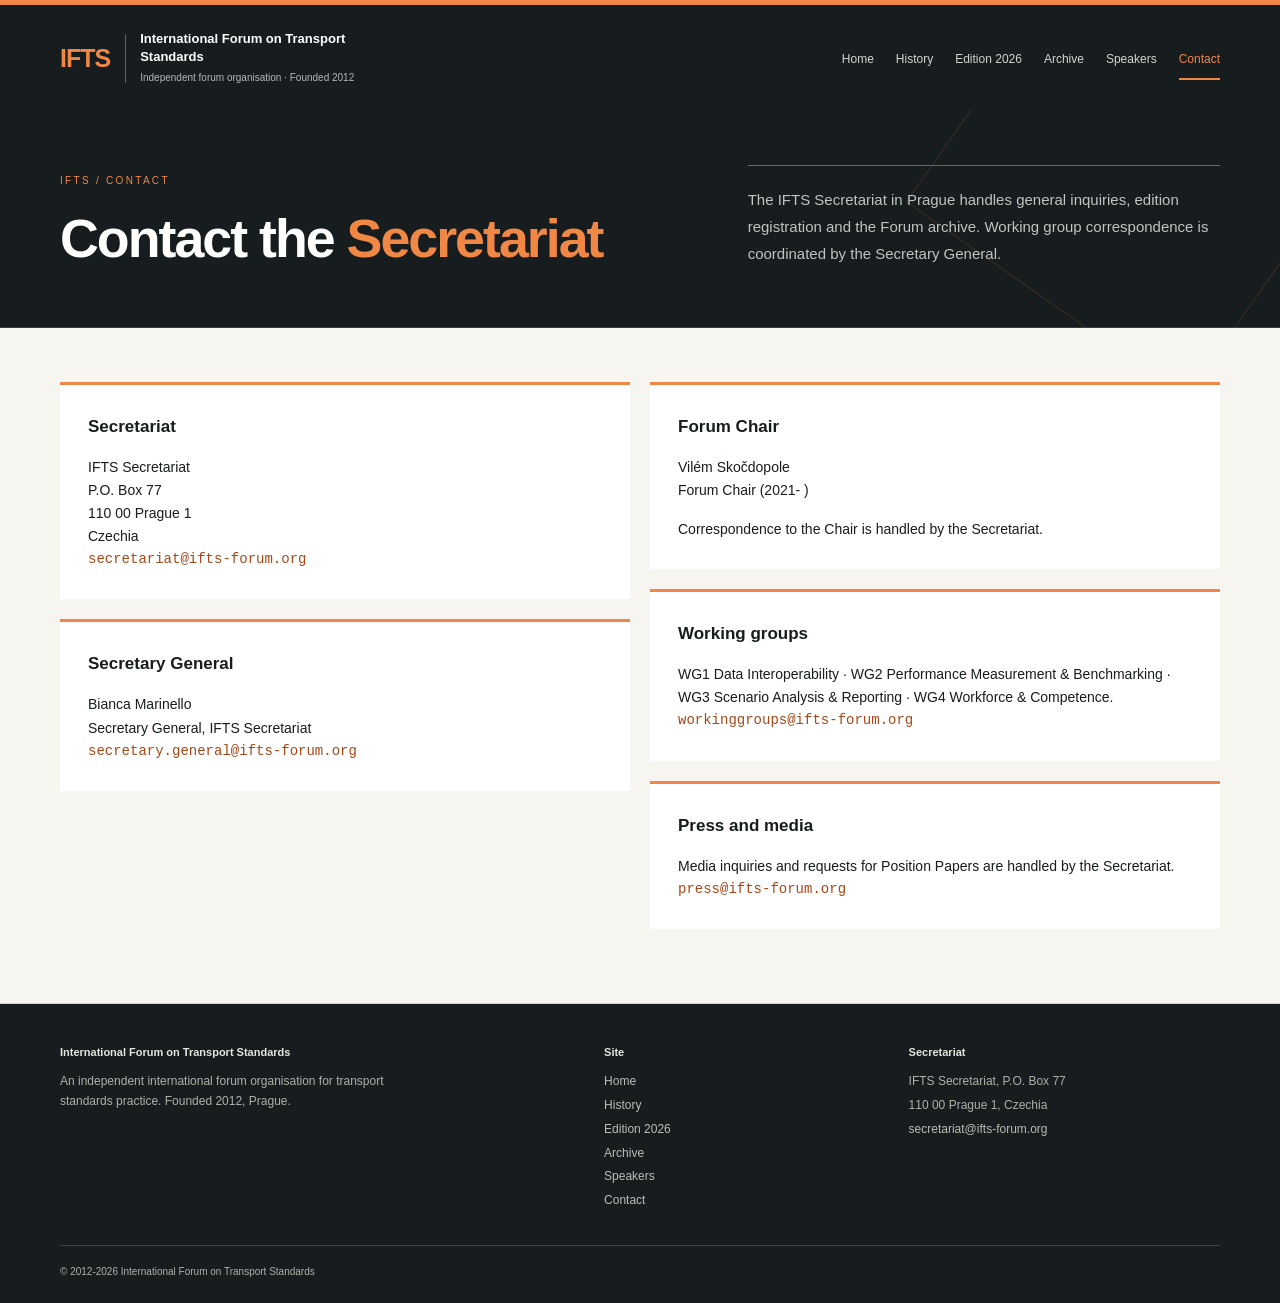
<file: contact/index.html>
<!DOCTYPE html>
<html lang="en">
<head>
  <meta charset="UTF-8">
  <meta name="robots" content="noindex, nofollow">
  <meta name="viewport" content="width=device-width, initial-scale=1.0">
  <title>Contact - IFTS</title>
  <meta name="description" content="Contact the IFTS Secretariat in Prague.">
  <link rel="icon" type="image/svg+xml" href="../favicon.svg">
  
<style>

:root{--ink:#171c1e;--orange:#f18745;--paper:#f7f5ef;--line:#d8d9d2;--muted:#64706e}
*{box-sizing:border-box}html{scroll-behavior:smooth}body{margin:0;background:var(--paper);color:var(--ink);font-family:Arial,Helvetica,sans-serif;font-size:16px;line-height:1.65}a{color:#a74717;text-decoration:none}a:hover{text-decoration:underline}a:focus-visible{outline:3px solid var(--orange);outline-offset:5px}h1,h2,h3,h4,p{margin:0}p+p{margin-top:16px}.site-header{background:#171c1e;color:#fff;border-top:5px solid var(--orange)}.header-inner{width:min(1160px,calc(100% - 80px));margin:auto;display:flex;align-items:center;justify-content:space-between;gap:24px;padding:25px 0 22px}.brand{display:flex;gap:14px;align-items:center;color:#fff;max-width:450px}.brand-mark{font-size:25px;line-height:1;font-weight:900;letter-spacing:-1px;color:var(--orange);border-right:1px solid #61625b;padding:12px 15px 12px 0}.brand-name{font-size:13px;line-height:1.4;font-weight:700;max-width:260px}.brand-sub{font-size:10px;color:#b3b9b6;margin-top:4px}.site-nav ul{display:flex;gap:22px;list-style:none;padding:0;margin:0;flex-wrap:wrap}.site-nav a{color:#d2d6d2;font-size:12px;padding:12px 0;white-space:nowrap}.site-nav a.active{color:var(--orange);border-bottom:2px solid var(--orange)}.hero{background:#171c1e;color:white;padding:56px 0 60px;border-bottom:1px solid #393e3a;position:relative;overflow:hidden}.hero:after{content:'';position:absolute;right:-35px;top:-120px;width:340px;height:340px;border:1px solid #f1874529;transform:rotate(35deg);pointer-events:none}.hero-inner{width:min(1160px,calc(100% - 80px));margin:auto;display:grid;grid-template-columns:1.35fr 1fr;gap:50px;align-items:end;position:relative;z-index:1}.hero-heading{max-width:680px}.hero-kicker{font-size:10px;letter-spacing:2.3px;text-transform:uppercase;color:var(--orange);margin-bottom:20px}.hero h1{font-size:clamp(34px,4.2vw,55px);line-height:1.06;font-weight:700;letter-spacing:-2px}.copper{color:var(--orange)}.hero-copy{border-top:1px solid #636962;padding-top:20px}.hero .lede{font-size:15px;line-height:1.8;color:#bfc5c1;max-width:520px}.hero-actions{display:flex;gap:10px;flex-wrap:wrap;margin-top:26px}.btn{display:inline-block;padding:11px 16px;color:#f7f5ef;border:1px solid #69716b;font-size:11px;font-weight:700;line-height:1.6}.btn-solid{background:var(--orange);color:#171c1e;border-color:var(--orange)}.btn:hover{background:#fff;color:#171c1e;text-decoration:none}.stats-strip{background:var(--orange);color:#171c1e}.stats-inner{width:min(1160px,calc(100% - 80px));margin:auto;display:grid;grid-template-columns:repeat(4,1fr)}.stat{padding:23px 28px;border-right:1px solid #171c1e33;display:flex;align-items:center;gap:15px}.stat:first-child{padding-left:0}.stat:last-child{border:0}.num{font-size:37px;font-weight:700;letter-spacing:-1.5px;line-height:1}.lbl{font-size:10px;line-height:1.5;max-width:105px;text-transform:uppercase;letter-spacing:1px}.section{padding:54px 0;border-bottom:1px solid var(--line)}.section-inner{width:min(1160px,calc(100% - 80px));margin:auto}.section-head{display:flex;gap:18px;align-items:baseline;margin-bottom:24px;border-bottom:1px solid #171c1e;padding-bottom:13px}.section-index{font-family:monospace;color:#9a4c23;font-size:12px}.section-title{font-size:24px;line-height:1.3;letter-spacing:-.5px;font-weight:600}.section p{max-width:950px;font-size:15px}.section-alt{background:#eaece6}.section-dark{background:#242c28;color:#e8ece6}.section-dark .section-head{border-color:#718073}.section-dark .section-title{color:#fff}.section-dark .section-index{color:var(--orange)}.grid-2,.grid-3{display:grid;grid-template-columns:repeat(2,minmax(0,1fr));gap:20px}.grid-3{grid-template-columns:repeat(4,minmax(0,1fr))}.card{background:#fff;padding:25px;border:1px solid #d5d9d1;border-left:3px solid var(--orange)}.card h3{font-size:17px;line-height:1.35;margin:6px 0 12px}.card h3:not(:first-child){margin-top:20px}.card p{font-size:13px;line-height:1.75}.tag{display:inline-block;text-transform:uppercase;letter-spacing:1.6px;font-size:9px;font-weight:bold;color:#9b481f;margin-bottom:9px}.keynote{background:#202924;padding:32px;color:#fff;border-left:6px solid var(--orange);display:grid;grid-template-columns:1.4fr 1fr;gap:0 40px}.keynote .k-label{color:var(--orange);font-size:10px;text-transform:uppercase;letter-spacing:1.4px;grid-column:1/-1}.keynote h2{font-size:28px;line-height:1.3;letter-spacing:-.6px;margin:15px 0;grid-column:1}.k-person{grid-column:2;grid-row:2;font-size:24px;align-self:center;color:var(--orange)}.k-affil{grid-column:2;font-size:12px;color:#c0c7be}.k-note{grid-column:1/-1;font-size:12px;color:#aab5a7;margin-top:18px;border-top:1px solid #596655;padding-top:16px}.table-wrap{overflow:auto}table.standard{width:100%;border-collapse:collapse;font-size:13px;line-height:1.6}table.standard th{background:#303b33;color:white;font-size:10px;text-transform:uppercase;letter-spacing:1px;padding:14px;text-align:left}table.standard td{padding:14px;vertical-align:top;border-bottom:1px solid #ced4c9}table.standard tr:nth-child(even) td{background:#ffffff7a}.year{font-weight:bold;font-family:monospace;color:#98451e}.program-day{display:grid;grid-template-columns:240px 1fr;margin:20px 0;border:1px solid #cbd1c8;background:white}.program-day h3{background:#202924;color:#fff;font-size:18px;line-height:1.5;padding:25px;border-top:4px solid var(--orange)}.program-day table td:first-child{font-family:monospace;color:#98451e;white-space:nowrap;width:90px}.contact-block{padding:28px;background:#fff;border-top:3px solid var(--orange);margin-bottom:20px}.contact-block h3{font-size:17px;margin-bottom:15px}.contact-block p{font-size:14px}.site-footer{background:#171c1e;color:#aab4a9;padding:40px 0 22px;font-size:12px}.footer-inner{width:min(1160px,calc(100% - 80px));margin:auto;display:grid;grid-template-columns:2fr 1fr 1.3fr;gap:65px}.footer-inner h4{font-size:11px;color:#e3e8de;line-height:1.5;margin-bottom:12px}.footer-inner ul{list-style:none;margin:0;padding:0}.footer-inner li{margin-bottom:4px}.footer-inner a{color:#b7c0b5}.footer-inner p{font-size:12px;max-width:340px}.footer-bottom{width:min(1160px,calc(100% - 80px));margin:30px auto 0;border-top:1px solid #3b453a;padding-top:18px;font-size:10px}.small{font-size:12px!important}.muted{color:var(--muted)}.mono{font-family:monospace}.mt-0{margin-top:0}.mb-0{margin-bottom:0}
@media(max-width:850px){.header-inner{align-items:flex-start;flex-direction:column}.hero-inner{grid-template-columns:1fr;gap:28px}.hero h1{font-size:40px}.stats-inner{grid-template-columns:repeat(2,1fr)}.grid-3{grid-template-columns:repeat(2,minmax(0,1fr))}.stat{padding:20px}.program-day{grid-template-columns:1fr}.keynote{display:block}.k-person{margin-top:20px}.footer-inner{gap:20px}.hero{padding:40px 0}}
@media(max-width:540px){.header-inner,.hero-inner,.stats-inner,.section-inner,.footer-inner,.footer-bottom{width:calc(100% - 36px)}.grid-2,.grid-3,.footer-inner{grid-template-columns:1fr}.site-nav ul{gap:16px}.brand-name{font-size:12px}.hero h1{font-size:36px}.stat{gap:10px;padding:15px 10px}.num{font-size:28px}.lbl{font-size:9px}.section{padding:35px 0}}
@media print{.hero,.site-header,.site-footer{background:white!important;color:#111!important}.hero h1,.hero p.lede,.brand,.brand-name,.site-nav a{color:#111!important}.hero h1{font-size:32px}.program-day{break-inside:avoid}.section{padding:25px 0}.hero:after{display:none}}

</style>
</head>
<body>

<header class="site-header">
  <div class="header-inner">
    <a class="brand" href="../index.html">
      <div class="brand-mark">IFTS</div>
      <div class="brand-text">
        <div class="brand-name">International Forum on Transport Standards</div>
        <div class="brand-sub">Independent forum organisation &middot; Founded 2012</div>
      </div>
    </a>
    <nav class="site-nav">
      <ul>
        <li><a href="../index.html">Home</a></li>
        <li><a href="../history/">History</a></li>
        <li><a href="../2026/">Edition 2026</a></li>
        <li><a href="../archive/">Archive</a></li>
        <li><a href="../speakers/">Speakers</a></li>
        <li><a href="index.html" class="active">Contact</a></li>
      </ul>
    </nav>
  </div>
</header><main class="forum-main">

<section class="hero">
  <div class="hero-inner"><div class="hero-heading">
    <div class="hero-kicker">IFTS / Contact</div>
    <h1>Contact the <span class="copper">Secretariat</span></h1></div><div class="hero-copy">
    <p class="lede">The IFTS Secretariat in Prague handles general inquiries, edition registration and the Forum archive. Working group correspondence is coordinated by the Secretary General.</p></div>
  </div>
</section>

<section class="section">
  <div class="section-inner">
    <div class="grid-2">
      <div>
        <div class="contact-block">
          <h3>Secretariat</h3>
          <p>IFTS Secretariat<br>P.O. Box 77<br>110 00 Prague 1<br>Czechia</p>
          <p class="mono mt-0"><a href="mailto:secretariat@ifts-forum.org">secretariat@ifts-forum.org</a></p>
        </div>
        <div class="contact-block">
          <h3>Secretary General</h3>
          <p>Bianca Marinello<br>Secretary General, IFTS Secretariat</p>
          <p class="mono mt-0"><a href="mailto:secretary.general@ifts-forum.org">secretary.general@ifts-forum.org</a></p>
        </div>
      </div>
      <div>
        <div class="contact-block">
          <h3>Forum Chair</h3>
          <p>Vil&eacute;m Sko&#269;dopole<br>Forum Chair (2021- )</p>
          <p>Correspondence to the Chair is handled by the Secretariat.</p>
        </div>
        <div class="contact-block">
          <h3>Working groups</h3>
          <p>WG1 Data Interoperability &middot; WG2 Performance Measurement &amp; Benchmarking &middot; WG3 Scenario Analysis &amp; Reporting &middot; WG4 Workforce &amp; Competence.</p>
          <p class="mono mt-0"><a href="mailto:workinggroups@ifts-forum.org">workinggroups@ifts-forum.org</a></p>
        </div>
        <div class="contact-block">
          <h3>Press and media</h3>
          <p>Media inquiries and requests for Position Papers are handled by the Secretariat.</p>
          <p class="mono mt-0"><a href="mailto:press@ifts-forum.org">press@ifts-forum.org</a></p>
        </div>
      </div>
    </div>
  </div>
</section>

</main><footer class="site-footer">
  <div class="footer-inner">
    <div>
      <h4>International Forum on Transport Standards</h4>
      <p>An independent international forum organisation for transport standards practice. Founded 2012, Prague.</p>
    </div>
    <div>
      <h4>Site</h4>
      <ul>
        <li><a href="../index.html">Home</a></li>
        <li><a href="../history/">History</a></li>
        <li><a href="../2026/">Edition 2026</a></li>
        <li><a href="../archive/">Archive</a></li>
        <li><a href="../speakers/">Speakers</a></li>
        <li><a href="index.html">Contact</a></li>
      </ul>
    </div>
    <div>
      <h4>Secretariat</h4>
      <ul>
        <li>IFTS Secretariat, P.O. Box 77</li>
        <li>110 00 Prague 1, Czechia</li>
        <li><a href="mailto:secretariat@ifts-forum.org">secretariat@ifts-forum.org</a></li>
      </ul>
    </div>
  </div>
  <div class="footer-bottom">
    <span>&copy; 2012-2026 International Forum on Transport Standards</span>
  </div>
</footer>

</body>
</html>
</file>
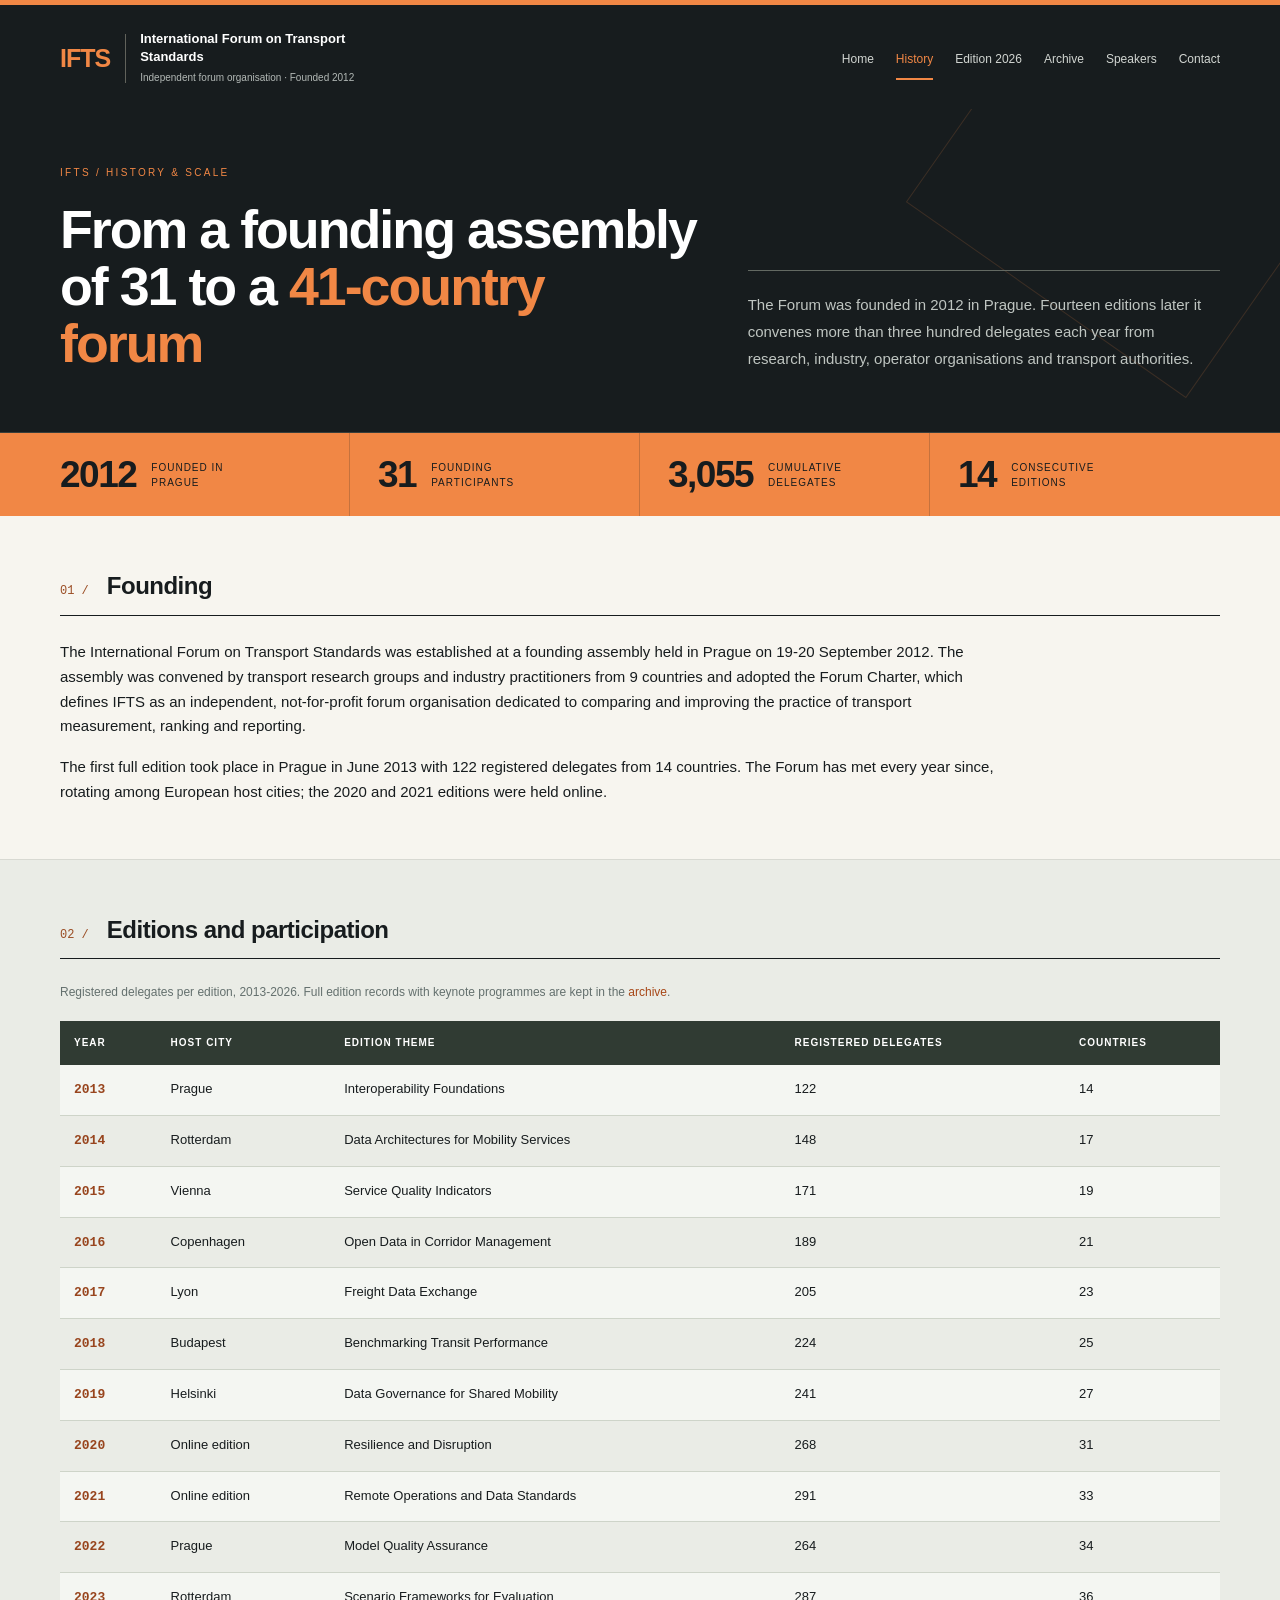
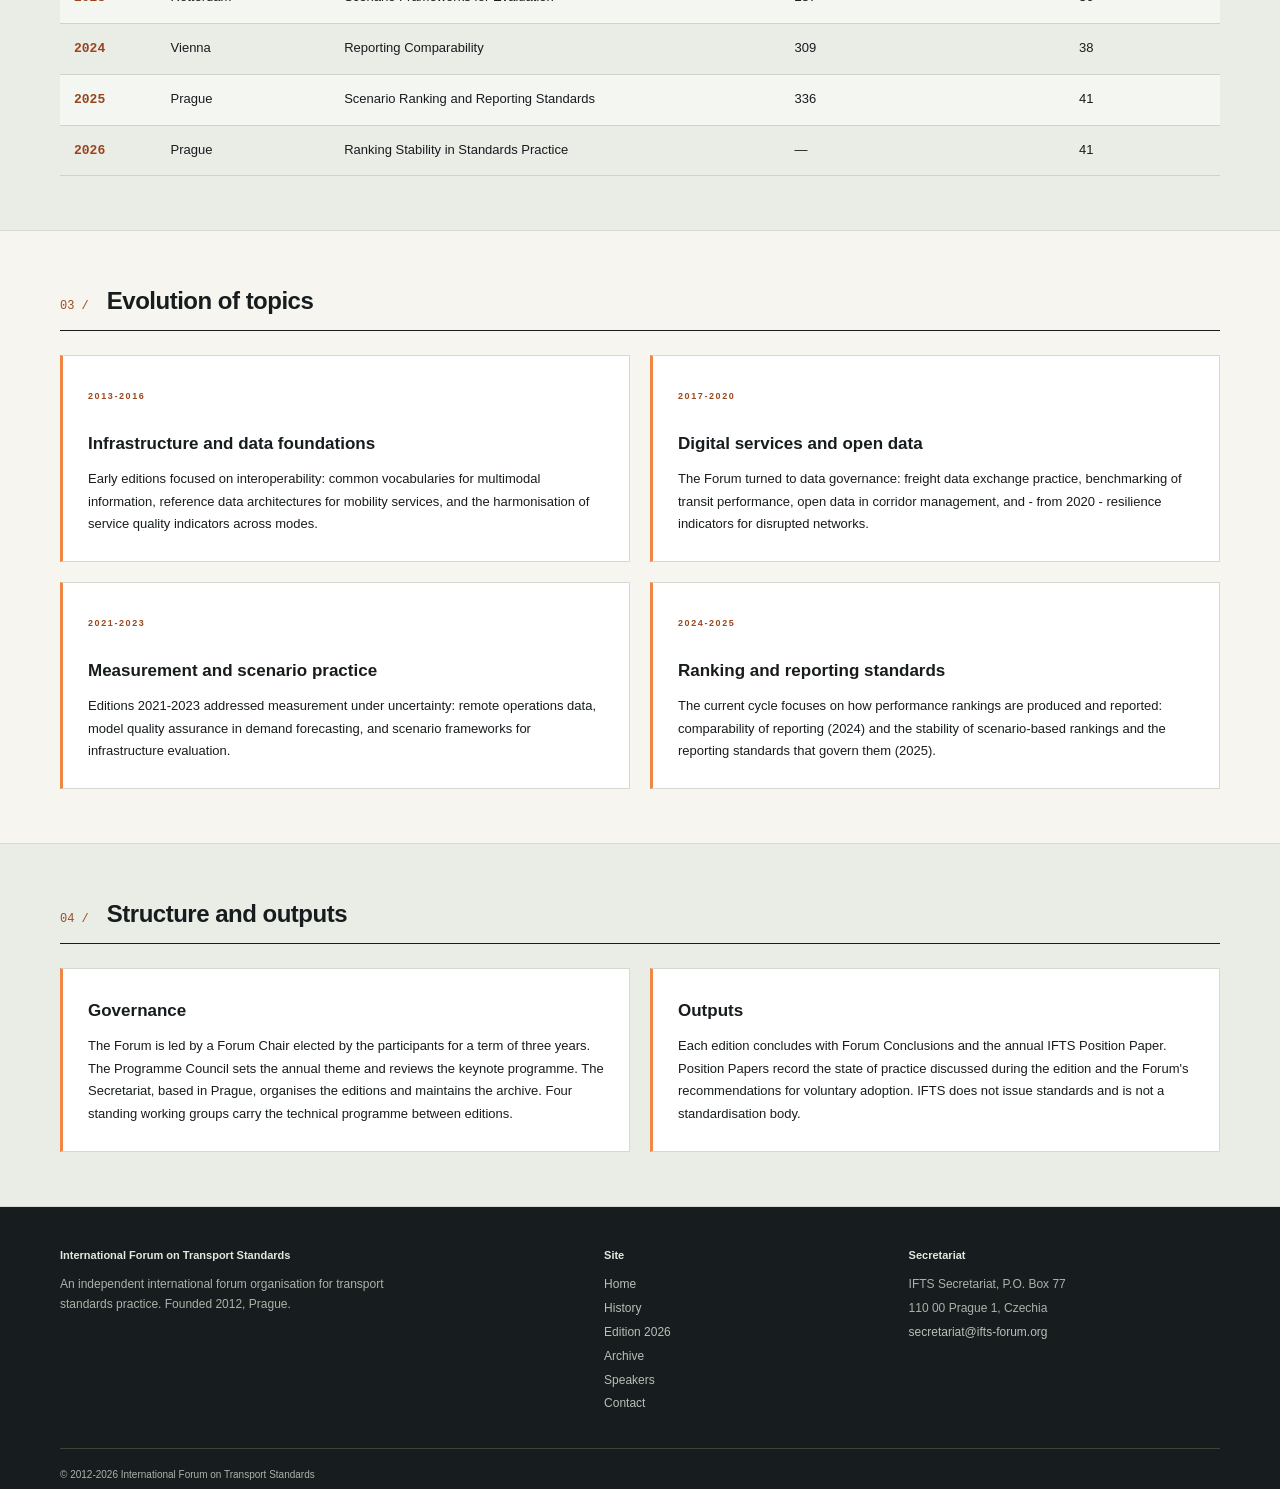
<file: history/index.html>
<!DOCTYPE html>
<html lang="en">
<head>
  <meta charset="UTF-8">
  <meta name="robots" content="noindex, nofollow">
  <meta name="viewport" content="width=device-width, initial-scale=1.0">
  <title>History - IFTS</title>
  <meta name="description" content="History and scale of the International Forum on Transport Standards: editions, participation and topic evolution since 2012.">
  <link rel="icon" type="image/svg+xml" href="../favicon.svg">
  
<style>

:root{--ink:#171c1e;--orange:#f18745;--paper:#f7f5ef;--line:#d8d9d2;--muted:#64706e}
*{box-sizing:border-box}html{scroll-behavior:smooth}body{margin:0;background:var(--paper);color:var(--ink);font-family:Arial,Helvetica,sans-serif;font-size:16px;line-height:1.65}a{color:#a74717;text-decoration:none}a:hover{text-decoration:underline}a:focus-visible{outline:3px solid var(--orange);outline-offset:5px}h1,h2,h3,h4,p{margin:0}p+p{margin-top:16px}.site-header{background:#171c1e;color:#fff;border-top:5px solid var(--orange)}.header-inner{width:min(1160px,calc(100% - 80px));margin:auto;display:flex;align-items:center;justify-content:space-between;gap:24px;padding:25px 0 22px}.brand{display:flex;gap:14px;align-items:center;color:#fff;max-width:450px}.brand-mark{font-size:25px;line-height:1;font-weight:900;letter-spacing:-1px;color:var(--orange);border-right:1px solid #61625b;padding:12px 15px 12px 0}.brand-name{font-size:13px;line-height:1.4;font-weight:700;max-width:260px}.brand-sub{font-size:10px;color:#b3b9b6;margin-top:4px}.site-nav ul{display:flex;gap:22px;list-style:none;padding:0;margin:0;flex-wrap:wrap}.site-nav a{color:#d2d6d2;font-size:12px;padding:12px 0;white-space:nowrap}.site-nav a.active{color:var(--orange);border-bottom:2px solid var(--orange)}.hero{background:#171c1e;color:white;padding:56px 0 60px;border-bottom:1px solid #393e3a;position:relative;overflow:hidden}.hero:after{content:'';position:absolute;right:-35px;top:-120px;width:340px;height:340px;border:1px solid #f1874529;transform:rotate(35deg);pointer-events:none}.hero-inner{width:min(1160px,calc(100% - 80px));margin:auto;display:grid;grid-template-columns:1.35fr 1fr;gap:50px;align-items:end;position:relative;z-index:1}.hero-heading{max-width:680px}.hero-kicker{font-size:10px;letter-spacing:2.3px;text-transform:uppercase;color:var(--orange);margin-bottom:20px}.hero h1{font-size:clamp(34px,4.2vw,55px);line-height:1.06;font-weight:700;letter-spacing:-2px}.copper{color:var(--orange)}.hero-copy{border-top:1px solid #636962;padding-top:20px}.hero .lede{font-size:15px;line-height:1.8;color:#bfc5c1;max-width:520px}.hero-actions{display:flex;gap:10px;flex-wrap:wrap;margin-top:26px}.btn{display:inline-block;padding:11px 16px;color:#f7f5ef;border:1px solid #69716b;font-size:11px;font-weight:700;line-height:1.6}.btn-solid{background:var(--orange);color:#171c1e;border-color:var(--orange)}.btn:hover{background:#fff;color:#171c1e;text-decoration:none}.stats-strip{background:var(--orange);color:#171c1e}.stats-inner{width:min(1160px,calc(100% - 80px));margin:auto;display:grid;grid-template-columns:repeat(4,1fr)}.stat{padding:23px 28px;border-right:1px solid #171c1e33;display:flex;align-items:center;gap:15px}.stat:first-child{padding-left:0}.stat:last-child{border:0}.num{font-size:37px;font-weight:700;letter-spacing:-1.5px;line-height:1}.lbl{font-size:10px;line-height:1.5;max-width:105px;text-transform:uppercase;letter-spacing:1px}.section{padding:54px 0;border-bottom:1px solid var(--line)}.section-inner{width:min(1160px,calc(100% - 80px));margin:auto}.section-head{display:flex;gap:18px;align-items:baseline;margin-bottom:24px;border-bottom:1px solid #171c1e;padding-bottom:13px}.section-index{font-family:monospace;color:#9a4c23;font-size:12px}.section-title{font-size:24px;line-height:1.3;letter-spacing:-.5px;font-weight:600}.section p{max-width:950px;font-size:15px}.section-alt{background:#eaece6}.section-dark{background:#242c28;color:#e8ece6}.section-dark .section-head{border-color:#718073}.section-dark .section-title{color:#fff}.section-dark .section-index{color:var(--orange)}.grid-2,.grid-3{display:grid;grid-template-columns:repeat(2,minmax(0,1fr));gap:20px}.grid-3{grid-template-columns:repeat(4,minmax(0,1fr))}.card{background:#fff;padding:25px;border:1px solid #d5d9d1;border-left:3px solid var(--orange)}.card h3{font-size:17px;line-height:1.35;margin:6px 0 12px}.card h3:not(:first-child){margin-top:20px}.card p{font-size:13px;line-height:1.75}.tag{display:inline-block;text-transform:uppercase;letter-spacing:1.6px;font-size:9px;font-weight:bold;color:#9b481f;margin-bottom:9px}.keynote{background:#202924;padding:32px;color:#fff;border-left:6px solid var(--orange);display:grid;grid-template-columns:1.4fr 1fr;gap:0 40px}.keynote .k-label{color:var(--orange);font-size:10px;text-transform:uppercase;letter-spacing:1.4px;grid-column:1/-1}.keynote h2{font-size:28px;line-height:1.3;letter-spacing:-.6px;margin:15px 0;grid-column:1}.k-person{grid-column:2;grid-row:2;font-size:24px;align-self:center;color:var(--orange)}.k-affil{grid-column:2;font-size:12px;color:#c0c7be}.k-note{grid-column:1/-1;font-size:12px;color:#aab5a7;margin-top:18px;border-top:1px solid #596655;padding-top:16px}.table-wrap{overflow:auto}table.standard{width:100%;border-collapse:collapse;font-size:13px;line-height:1.6}table.standard th{background:#303b33;color:white;font-size:10px;text-transform:uppercase;letter-spacing:1px;padding:14px;text-align:left}table.standard td{padding:14px;vertical-align:top;border-bottom:1px solid #ced4c9}table.standard tr:nth-child(even) td{background:#ffffff7a}.year{font-weight:bold;font-family:monospace;color:#98451e}.program-day{display:grid;grid-template-columns:240px 1fr;margin:20px 0;border:1px solid #cbd1c8;background:white}.program-day h3{background:#202924;color:#fff;font-size:18px;line-height:1.5;padding:25px;border-top:4px solid var(--orange)}.program-day table td:first-child{font-family:monospace;color:#98451e;white-space:nowrap;width:90px}.contact-block{padding:28px;background:#fff;border-top:3px solid var(--orange);margin-bottom:20px}.contact-block h3{font-size:17px;margin-bottom:15px}.contact-block p{font-size:14px}.site-footer{background:#171c1e;color:#aab4a9;padding:40px 0 22px;font-size:12px}.footer-inner{width:min(1160px,calc(100% - 80px));margin:auto;display:grid;grid-template-columns:2fr 1fr 1.3fr;gap:65px}.footer-inner h4{font-size:11px;color:#e3e8de;line-height:1.5;margin-bottom:12px}.footer-inner ul{list-style:none;margin:0;padding:0}.footer-inner li{margin-bottom:4px}.footer-inner a{color:#b7c0b5}.footer-inner p{font-size:12px;max-width:340px}.footer-bottom{width:min(1160px,calc(100% - 80px));margin:30px auto 0;border-top:1px solid #3b453a;padding-top:18px;font-size:10px}.small{font-size:12px!important}.muted{color:var(--muted)}.mono{font-family:monospace}.mt-0{margin-top:0}.mb-0{margin-bottom:0}
@media(max-width:850px){.header-inner{align-items:flex-start;flex-direction:column}.hero-inner{grid-template-columns:1fr;gap:28px}.hero h1{font-size:40px}.stats-inner{grid-template-columns:repeat(2,1fr)}.grid-3{grid-template-columns:repeat(2,minmax(0,1fr))}.stat{padding:20px}.program-day{grid-template-columns:1fr}.keynote{display:block}.k-person{margin-top:20px}.footer-inner{gap:20px}.hero{padding:40px 0}}
@media(max-width:540px){.header-inner,.hero-inner,.stats-inner,.section-inner,.footer-inner,.footer-bottom{width:calc(100% - 36px)}.grid-2,.grid-3,.footer-inner{grid-template-columns:1fr}.site-nav ul{gap:16px}.brand-name{font-size:12px}.hero h1{font-size:36px}.stat{gap:10px;padding:15px 10px}.num{font-size:28px}.lbl{font-size:9px}.section{padding:35px 0}}
@media print{.hero,.site-header,.site-footer{background:white!important;color:#111!important}.hero h1,.hero p.lede,.brand,.brand-name,.site-nav a{color:#111!important}.hero h1{font-size:32px}.program-day{break-inside:avoid}.section{padding:25px 0}.hero:after{display:none}}

</style>
</head>
<body>

<header class="site-header">
  <div class="header-inner">
    <a class="brand" href="../index.html">
      <div class="brand-mark">IFTS</div>
      <div class="brand-text">
        <div class="brand-name">International Forum on Transport Standards</div>
        <div class="brand-sub">Independent forum organisation &middot; Founded 2012</div>
      </div>
    </a>
    <nav class="site-nav">
      <ul>
        <li><a href="../index.html">Home</a></li>
        <li><a href="index.html" class="active">History</a></li>
        <li><a href="../2026/">Edition 2026</a></li>
        <li><a href="../archive/">Archive</a></li>
        <li><a href="../speakers/">Speakers</a></li>
        <li><a href="../contact/">Contact</a></li>
      </ul>
    </nav>
  </div>
</header><main class="forum-main">

<section class="hero">
  <div class="hero-inner"><div class="hero-heading">
    <div class="hero-kicker">IFTS / History &amp; scale</div>
    <h1>From a founding assembly of 31 to a <span class="copper">41-country forum</span></h1></div><div class="hero-copy">
    <p class="lede">The Forum was founded in 2012 in Prague. Fourteen editions later it convenes more than three hundred delegates each year from research, industry, operator organisations and transport authorities.</p></div>
  </div>
</section>

<div class="stats-strip">
  <div class="stats-inner">
    <div class="stat"><div class="num">2012</div><div class="lbl">Founded in Prague</div></div>
    <div class="stat"><div class="num">31</div><div class="lbl">Founding participants</div></div>
    <div class="stat"><div class="num">3,055</div><div class="lbl">Cumulative delegates</div></div>
    <div class="stat"><div class="num">14</div><div class="lbl">Consecutive editions</div></div>
  </div>
</div>

<section class="section">
  <div class="section-inner">
    <div class="section-head">
      <span class="section-index">01 /</span>
      <h2 class="section-title">Founding</h2>
    </div>
    <p>The International Forum on Transport Standards was established at a founding assembly held in Prague on 19-20 September 2012. The assembly was convened by transport research groups and industry practitioners from 9 countries and adopted the Forum Charter, which defines IFTS as an independent, not-for-profit forum organisation dedicated to comparing and improving the practice of transport measurement, ranking and reporting.</p>
    <p>The first full edition took place in Prague in June 2013 with 122 registered delegates from 14 countries. The Forum has met every year since, rotating among European host cities; the 2020 and 2021 editions were held online.</p>
  </div>
</section>

<section class="section section-alt">
  <div class="section-inner">
    <div class="section-head">
      <span class="section-index">02 /</span>
      <h2 class="section-title">Editions and participation</h2>
    </div>
    <p class="small muted">Registered delegates per edition, 2013-2026. Full edition records with keynote programmes are kept in the <a href="../archive/">archive</a>.</p>
    <div class="table-wrap" style="margin-top: 18px;">
      <table class="standard">
        <tr>
          <th>Year</th>
          <th>Host city</th>
          <th>Edition theme</th>
          <th>Registered delegates</th>
          <th>Countries</th>
        </tr>
        <tr><td><span class="year">2013</span></td><td>Prague</td><td>Interoperability Foundations</td><td>122</td><td>14</td></tr>
        <tr><td><span class="year">2014</span></td><td>Rotterdam</td><td>Data Architectures for Mobility Services</td><td>148</td><td>17</td></tr>
        <tr><td><span class="year">2015</span></td><td>Vienna</td><td>Service Quality Indicators</td><td>171</td><td>19</td></tr>
        <tr><td><span class="year">2016</span></td><td>Copenhagen</td><td>Open Data in Corridor Management</td><td>189</td><td>21</td></tr>
        <tr><td><span class="year">2017</span></td><td>Lyon</td><td>Freight Data Exchange</td><td>205</td><td>23</td></tr>
        <tr><td><span class="year">2018</span></td><td>Budapest</td><td>Benchmarking Transit Performance</td><td>224</td><td>25</td></tr>
        <tr><td><span class="year">2019</span></td><td>Helsinki</td><td>Data Governance for Shared Mobility</td><td>241</td><td>27</td></tr>
        <tr><td><span class="year">2020</span></td><td>Online edition</td><td>Resilience and Disruption</td><td>268</td><td>31</td></tr>
        <tr><td><span class="year">2021</span></td><td>Online edition</td><td>Remote Operations and Data Standards</td><td>291</td><td>33</td></tr>
        <tr><td><span class="year">2022</span></td><td>Prague</td><td>Model Quality Assurance</td><td>264</td><td>34</td></tr>
        <tr><td><span class="year">2023</span></td><td>Rotterdam</td><td>Scenario Frameworks for Evaluation</td><td>287</td><td>36</td></tr>
        <tr><td><span class="year">2024</span></td><td>Vienna</td><td>Reporting Comparability</td><td>309</td><td>38</td></tr>
        <tr><td><span class="year">2025</span></td><td>Prague</td><td>Scenario Ranking and Reporting Standards</td><td>336</td><td>41</td></tr>
        <tr><td><span class="year">2026</span></td><td>Prague</td><td>Ranking Stability in Standards Practice</td><td>—</td><td>41</td></tr>
      </table>
    </div>
  </div>
</section>

<section class="section">
  <div class="section-inner">
    <div class="section-head">
      <span class="section-index">03 /</span>
      <h2 class="section-title">Evolution of topics</h2>
    </div>
    <div class="grid-2">
      <div class="card">
        <span class="tag">2013-2016</span>
        <h3>Infrastructure and data foundations</h3>
        <p>Early editions focused on interoperability: common vocabularies for multimodal information, reference data architectures for mobility services, and the harmonisation of service quality indicators across modes.</p>
      </div>
      <div class="card">
        <span class="tag">2017-2020</span>
        <h3>Digital services and open data</h3>
        <p>The Forum turned to data governance: freight data exchange practice, benchmarking of transit performance, open data in corridor management, and - from 2020 - resilience indicators for disrupted networks.</p>
      </div>
      <div class="card">
        <span class="tag">2021-2023</span>
        <h3>Measurement and scenario practice</h3>
        <p>Editions 2021-2023 addressed measurement under uncertainty: remote operations data, model quality assurance in demand forecasting, and scenario frameworks for infrastructure evaluation.</p>
      </div>
      <div class="card">
        <span class="tag">2024-2025</span>
        <h3>Ranking and reporting standards</h3>
        <p>The current cycle focuses on how performance rankings are produced and reported: comparability of reporting (2024) and the stability of scenario-based rankings and the reporting standards that govern them (2025).</p>
      </div>
    </div>
  </div>
</section>

<section class="section section-alt">
  <div class="section-inner">
    <div class="section-head">
      <span class="section-index">04 /</span>
      <h2 class="section-title">Structure and outputs</h2>
    </div>
    <div class="grid-2">
      <div class="card">
        <h3>Governance</h3>
        <p>The Forum is led by a Forum Chair elected by the participants for a term of three years. The Programme Council sets the annual theme and reviews the keynote programme. The Secretariat, based in Prague, organises the editions and maintains the archive. Four standing working groups carry the technical programme between editions.</p>
      </div>
      <div class="card">
        <h3>Outputs</h3>
        <p>Each edition concludes with Forum Conclusions and the annual IFTS Position Paper. Position Papers record the state of practice discussed during the edition and the Forum's recommendations for voluntary adoption. IFTS does not issue standards and is not a standardisation body.</p>
      </div>
    </div>
  </div>
</section>

</main><footer class="site-footer">
  <div class="footer-inner">
    <div>
      <h4>International Forum on Transport Standards</h4>
      <p>An independent international forum organisation for transport standards practice. Founded 2012, Prague.</p>
    </div>
    <div>
      <h4>Site</h4>
      <ul>
        <li><a href="../index.html">Home</a></li>
        <li><a href="index.html">History</a></li>
        <li><a href="../2026/">Edition 2026</a></li>
        <li><a href="../archive/">Archive</a></li>
        <li><a href="../speakers/">Speakers</a></li>
        <li><a href="../contact/">Contact</a></li>
      </ul>
    </div>
    <div>
      <h4>Secretariat</h4>
      <ul>
        <li>IFTS Secretariat, P.O. Box 77</li>
        <li>110 00 Prague 1, Czechia</li>
        <li><a href="mailto:secretariat@ifts-forum.org">secretariat@ifts-forum.org</a></li>
      </ul>
    </div>
  </div>
  <div class="footer-bottom">
    <span>&copy; 2012-2026 International Forum on Transport Standards</span>
  </div>
</footer>

</body>
</html>
</file>
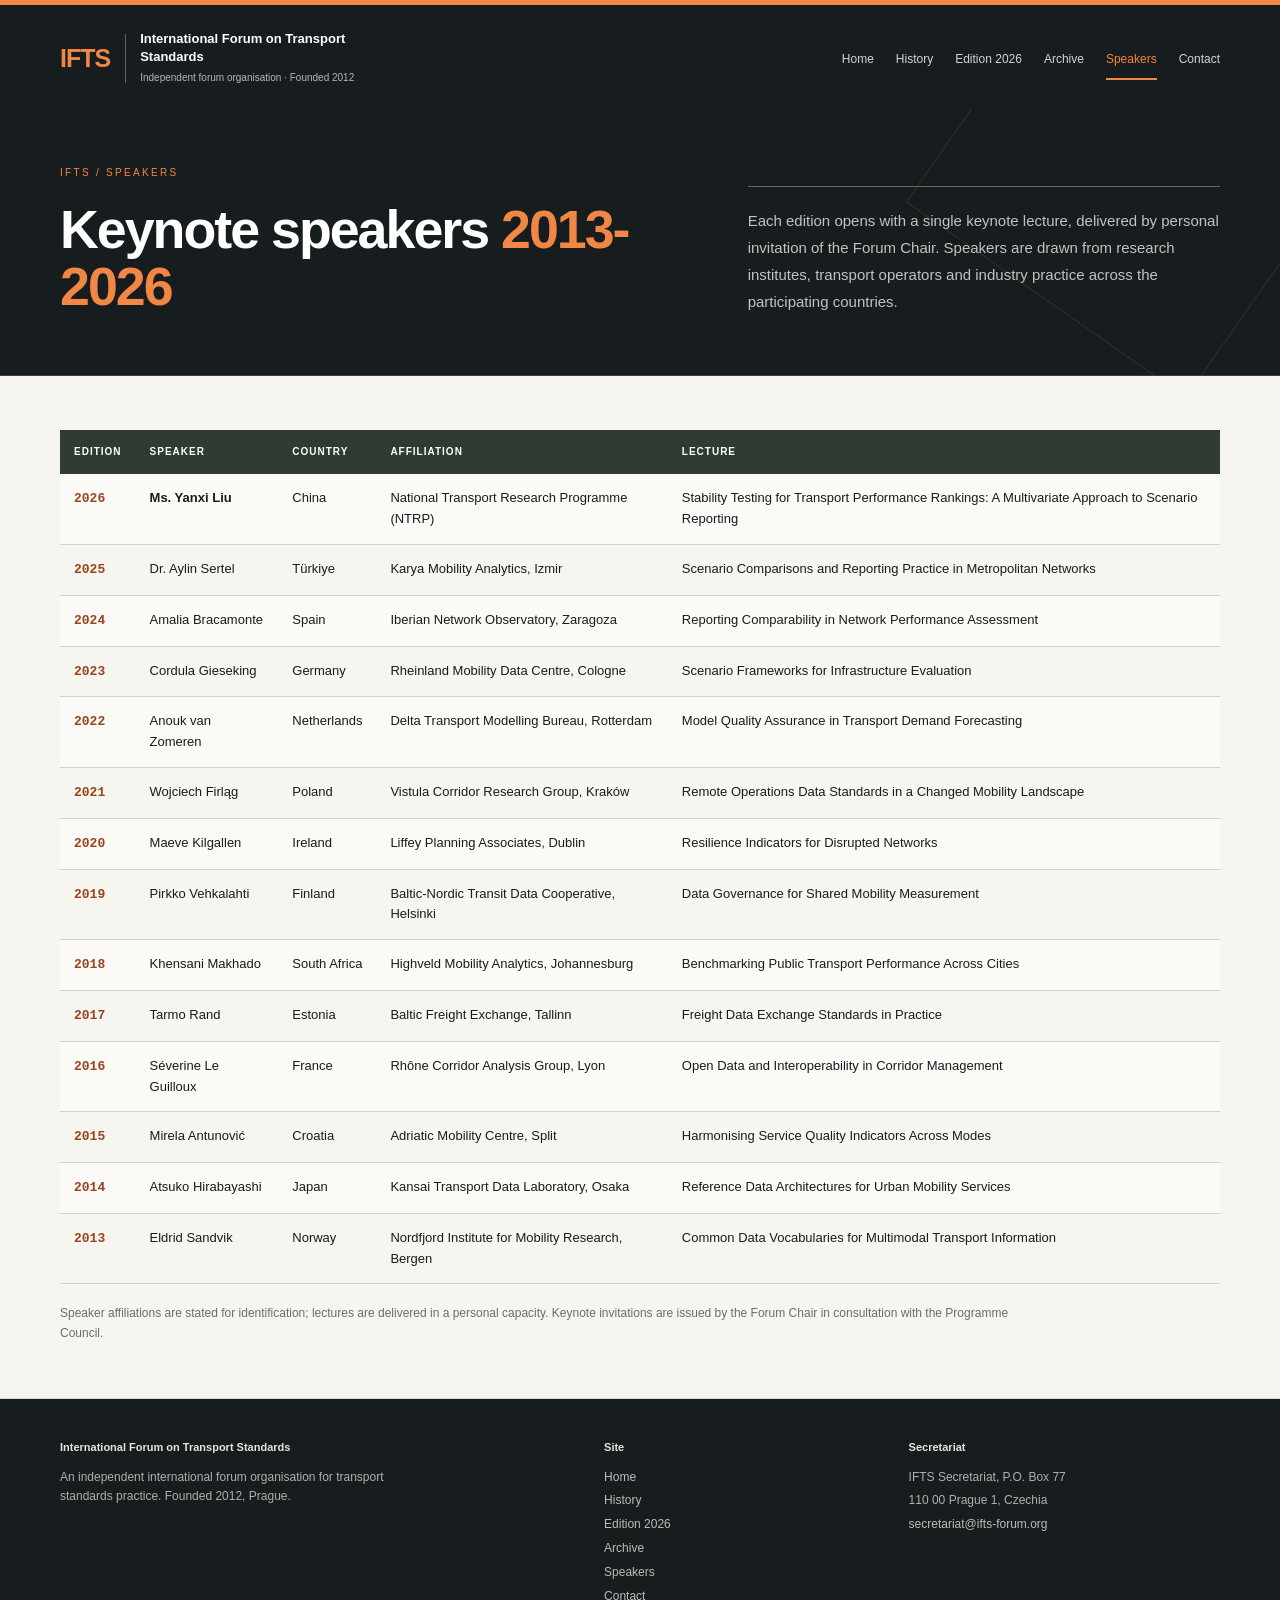
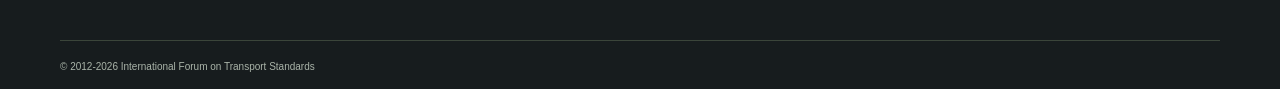
<file: speakers/index.html>
<!DOCTYPE html>
<html lang="en">
<head>
  <meta charset="UTF-8">
  <meta name="robots" content="noindex, nofollow">
  <meta name="viewport" content="width=device-width, initial-scale=1.0">
  <title>Keynote Speakers - IFTS</title>
  <meta name="description" content="Keynote speakers of the International Forum on Transport Standards, editions 2013-2026.">
  <link rel="icon" type="image/svg+xml" href="../favicon.svg">
  
<style>

:root{--ink:#171c1e;--orange:#f18745;--paper:#f7f5ef;--line:#d8d9d2;--muted:#64706e}
*{box-sizing:border-box}html{scroll-behavior:smooth}body{margin:0;background:var(--paper);color:var(--ink);font-family:Arial,Helvetica,sans-serif;font-size:16px;line-height:1.65}a{color:#a74717;text-decoration:none}a:hover{text-decoration:underline}a:focus-visible{outline:3px solid var(--orange);outline-offset:5px}h1,h2,h3,h4,p{margin:0}p+p{margin-top:16px}.site-header{background:#171c1e;color:#fff;border-top:5px solid var(--orange)}.header-inner{width:min(1160px,calc(100% - 80px));margin:auto;display:flex;align-items:center;justify-content:space-between;gap:24px;padding:25px 0 22px}.brand{display:flex;gap:14px;align-items:center;color:#fff;max-width:450px}.brand-mark{font-size:25px;line-height:1;font-weight:900;letter-spacing:-1px;color:var(--orange);border-right:1px solid #61625b;padding:12px 15px 12px 0}.brand-name{font-size:13px;line-height:1.4;font-weight:700;max-width:260px}.brand-sub{font-size:10px;color:#b3b9b6;margin-top:4px}.site-nav ul{display:flex;gap:22px;list-style:none;padding:0;margin:0;flex-wrap:wrap}.site-nav a{color:#d2d6d2;font-size:12px;padding:12px 0;white-space:nowrap}.site-nav a.active{color:var(--orange);border-bottom:2px solid var(--orange)}.hero{background:#171c1e;color:white;padding:56px 0 60px;border-bottom:1px solid #393e3a;position:relative;overflow:hidden}.hero:after{content:'';position:absolute;right:-35px;top:-120px;width:340px;height:340px;border:1px solid #f1874529;transform:rotate(35deg);pointer-events:none}.hero-inner{width:min(1160px,calc(100% - 80px));margin:auto;display:grid;grid-template-columns:1.35fr 1fr;gap:50px;align-items:end;position:relative;z-index:1}.hero-heading{max-width:680px}.hero-kicker{font-size:10px;letter-spacing:2.3px;text-transform:uppercase;color:var(--orange);margin-bottom:20px}.hero h1{font-size:clamp(34px,4.2vw,55px);line-height:1.06;font-weight:700;letter-spacing:-2px}.copper{color:var(--orange)}.hero-copy{border-top:1px solid #636962;padding-top:20px}.hero .lede{font-size:15px;line-height:1.8;color:#bfc5c1;max-width:520px}.hero-actions{display:flex;gap:10px;flex-wrap:wrap;margin-top:26px}.btn{display:inline-block;padding:11px 16px;color:#f7f5ef;border:1px solid #69716b;font-size:11px;font-weight:700;line-height:1.6}.btn-solid{background:var(--orange);color:#171c1e;border-color:var(--orange)}.btn:hover{background:#fff;color:#171c1e;text-decoration:none}.stats-strip{background:var(--orange);color:#171c1e}.stats-inner{width:min(1160px,calc(100% - 80px));margin:auto;display:grid;grid-template-columns:repeat(4,1fr)}.stat{padding:23px 28px;border-right:1px solid #171c1e33;display:flex;align-items:center;gap:15px}.stat:first-child{padding-left:0}.stat:last-child{border:0}.num{font-size:37px;font-weight:700;letter-spacing:-1.5px;line-height:1}.lbl{font-size:10px;line-height:1.5;max-width:105px;text-transform:uppercase;letter-spacing:1px}.section{padding:54px 0;border-bottom:1px solid var(--line)}.section-inner{width:min(1160px,calc(100% - 80px));margin:auto}.section-head{display:flex;gap:18px;align-items:baseline;margin-bottom:24px;border-bottom:1px solid #171c1e;padding-bottom:13px}.section-index{font-family:monospace;color:#9a4c23;font-size:12px}.section-title{font-size:24px;line-height:1.3;letter-spacing:-.5px;font-weight:600}.section p{max-width:950px;font-size:15px}.section-alt{background:#eaece6}.section-dark{background:#242c28;color:#e8ece6}.section-dark .section-head{border-color:#718073}.section-dark .section-title{color:#fff}.section-dark .section-index{color:var(--orange)}.grid-2,.grid-3{display:grid;grid-template-columns:repeat(2,minmax(0,1fr));gap:20px}.grid-3{grid-template-columns:repeat(4,minmax(0,1fr))}.card{background:#fff;padding:25px;border:1px solid #d5d9d1;border-left:3px solid var(--orange)}.card h3{font-size:17px;line-height:1.35;margin:6px 0 12px}.card h3:not(:first-child){margin-top:20px}.card p{font-size:13px;line-height:1.75}.tag{display:inline-block;text-transform:uppercase;letter-spacing:1.6px;font-size:9px;font-weight:bold;color:#9b481f;margin-bottom:9px}.keynote{background:#202924;padding:32px;color:#fff;border-left:6px solid var(--orange);display:grid;grid-template-columns:1.4fr 1fr;gap:0 40px}.keynote .k-label{color:var(--orange);font-size:10px;text-transform:uppercase;letter-spacing:1.4px;grid-column:1/-1}.keynote h2{font-size:28px;line-height:1.3;letter-spacing:-.6px;margin:15px 0;grid-column:1}.k-person{grid-column:2;grid-row:2;font-size:24px;align-self:center;color:var(--orange)}.k-affil{grid-column:2;font-size:12px;color:#c0c7be}.k-note{grid-column:1/-1;font-size:12px;color:#aab5a7;margin-top:18px;border-top:1px solid #596655;padding-top:16px}.table-wrap{overflow:auto}table.standard{width:100%;border-collapse:collapse;font-size:13px;line-height:1.6}table.standard th{background:#303b33;color:white;font-size:10px;text-transform:uppercase;letter-spacing:1px;padding:14px;text-align:left}table.standard td{padding:14px;vertical-align:top;border-bottom:1px solid #ced4c9}table.standard tr:nth-child(even) td{background:#ffffff7a}.year{font-weight:bold;font-family:monospace;color:#98451e}.program-day{display:grid;grid-template-columns:240px 1fr;margin:20px 0;border:1px solid #cbd1c8;background:white}.program-day h3{background:#202924;color:#fff;font-size:18px;line-height:1.5;padding:25px;border-top:4px solid var(--orange)}.program-day table td:first-child{font-family:monospace;color:#98451e;white-space:nowrap;width:90px}.contact-block{padding:28px;background:#fff;border-top:3px solid var(--orange);margin-bottom:20px}.contact-block h3{font-size:17px;margin-bottom:15px}.contact-block p{font-size:14px}.site-footer{background:#171c1e;color:#aab4a9;padding:40px 0 22px;font-size:12px}.footer-inner{width:min(1160px,calc(100% - 80px));margin:auto;display:grid;grid-template-columns:2fr 1fr 1.3fr;gap:65px}.footer-inner h4{font-size:11px;color:#e3e8de;line-height:1.5;margin-bottom:12px}.footer-inner ul{list-style:none;margin:0;padding:0}.footer-inner li{margin-bottom:4px}.footer-inner a{color:#b7c0b5}.footer-inner p{font-size:12px;max-width:340px}.footer-bottom{width:min(1160px,calc(100% - 80px));margin:30px auto 0;border-top:1px solid #3b453a;padding-top:18px;font-size:10px}.small{font-size:12px!important}.muted{color:var(--muted)}.mono{font-family:monospace}.mt-0{margin-top:0}.mb-0{margin-bottom:0}
@media(max-width:850px){.header-inner{align-items:flex-start;flex-direction:column}.hero-inner{grid-template-columns:1fr;gap:28px}.hero h1{font-size:40px}.stats-inner{grid-template-columns:repeat(2,1fr)}.grid-3{grid-template-columns:repeat(2,minmax(0,1fr))}.stat{padding:20px}.program-day{grid-template-columns:1fr}.keynote{display:block}.k-person{margin-top:20px}.footer-inner{gap:20px}.hero{padding:40px 0}}
@media(max-width:540px){.header-inner,.hero-inner,.stats-inner,.section-inner,.footer-inner,.footer-bottom{width:calc(100% - 36px)}.grid-2,.grid-3,.footer-inner{grid-template-columns:1fr}.site-nav ul{gap:16px}.brand-name{font-size:12px}.hero h1{font-size:36px}.stat{gap:10px;padding:15px 10px}.num{font-size:28px}.lbl{font-size:9px}.section{padding:35px 0}}
@media print{.hero,.site-header,.site-footer{background:white!important;color:#111!important}.hero h1,.hero p.lede,.brand,.brand-name,.site-nav a{color:#111!important}.hero h1{font-size:32px}.program-day{break-inside:avoid}.section{padding:25px 0}.hero:after{display:none}}

</style>
</head>
<body>

<header class="site-header">
  <div class="header-inner">
    <a class="brand" href="../index.html">
      <div class="brand-mark">IFTS</div>
      <div class="brand-text">
        <div class="brand-name">International Forum on Transport Standards</div>
        <div class="brand-sub">Independent forum organisation &middot; Founded 2012</div>
      </div>
    </a>
    <nav class="site-nav">
      <ul>
        <li><a href="../index.html">Home</a></li>
        <li><a href="../history/">History</a></li>
        <li><a href="../2026/">Edition 2026</a></li>
        <li><a href="../archive/">Archive</a></li>
        <li><a href="index.html" class="active">Speakers</a></li>
        <li><a href="../contact/">Contact</a></li>
      </ul>
    </nav>
  </div>
</header><main class="forum-main">

<section class="hero">
  <div class="hero-inner"><div class="hero-heading">
    <div class="hero-kicker">IFTS / Speakers</div>
    <h1>Keynote speakers <span class="copper">2013-2026</span></h1></div><div class="hero-copy">
    <p class="lede">Each edition opens with a single keynote lecture, delivered by personal invitation of the Forum Chair. Speakers are drawn from research institutes, transport operators and industry practice across the participating countries.</p></div>
  </div>
</section>

<section class="section">
  <div class="section-inner">
    <div class="table-wrap">
      <table class="standard">
        <tr>
          <th>Edition</th>
          <th>Speaker</th>
          <th>Country</th>
          <th>Affiliation</th>
          <th>Lecture</th>
        </tr>
        <tr>
          <td><span class="year">2026</span></td>
          <td><strong>Ms. Yanxi Liu</strong></td>
          <td>China</td>
          <td>National Transport Research Programme (NTRP)</td>
          <td>Stability Testing for Transport Performance Rankings: A Multivariate Approach to Scenario Reporting</td>
        </tr>
        <tr>
          <td><span class="year">2025</span></td>
          <td>Dr. Aylin Sertel</td>
          <td>Türkiye</td>
          <td>Karya Mobility Analytics, Izmir</td>
          <td>Scenario Comparisons and Reporting Practice in Metropolitan Networks</td>
        </tr>
        <tr>
          <td><span class="year">2024</span></td>
          <td>Amalia Bracamonte</td>
          <td>Spain</td>
          <td>Iberian Network Observatory, Zaragoza</td>
          <td>Reporting Comparability in Network Performance Assessment</td>
        </tr>
        <tr>
          <td><span class="year">2023</span></td>
          <td>Cordula Gieseking</td>
          <td>Germany</td>
          <td>Rheinland Mobility Data Centre, Cologne</td>
          <td>Scenario Frameworks for Infrastructure Evaluation</td>
        </tr>
        <tr>
          <td><span class="year">2022</span></td>
          <td>Anouk van Zomeren</td>
          <td>Netherlands</td>
          <td>Delta Transport Modelling Bureau, Rotterdam</td>
          <td>Model Quality Assurance in Transport Demand Forecasting</td>
        </tr>
        <tr>
          <td><span class="year">2021</span></td>
          <td>Wojciech Firl&#261;g</td>
          <td>Poland</td>
          <td>Vistula Corridor Research Group, Krak&oacute;w</td>
          <td>Remote Operations Data Standards in a Changed Mobility Landscape</td>
        </tr>
        <tr>
          <td><span class="year">2020</span></td>
          <td>Maeve Kilgallen</td>
          <td>Ireland</td>
          <td>Liffey Planning Associates, Dublin</td>
          <td>Resilience Indicators for Disrupted Networks</td>
        </tr>
        <tr>
          <td><span class="year">2019</span></td>
          <td>Pirkko Vehkalahti</td>
          <td>Finland</td>
          <td>Baltic-Nordic Transit Data Cooperative, Helsinki</td>
          <td>Data Governance for Shared Mobility Measurement</td>
        </tr>
        <tr>
          <td><span class="year">2018</span></td>
          <td>Khensani Makhado</td>
          <td>South Africa</td>
          <td>Highveld Mobility Analytics, Johannesburg</td>
          <td>Benchmarking Public Transport Performance Across Cities</td>
        </tr>
        <tr>
          <td><span class="year">2017</span></td>
          <td>Tarmo Rand</td>
          <td>Estonia</td>
          <td>Baltic Freight Exchange, Tallinn</td>
          <td>Freight Data Exchange Standards in Practice</td>
        </tr>
        <tr>
          <td><span class="year">2016</span></td>
          <td>S&eacute;verine Le Guilloux</td>
          <td>France</td>
          <td>Rh&ocirc;ne Corridor Analysis Group, Lyon</td>
          <td>Open Data and Interoperability in Corridor Management</td>
        </tr>
        <tr>
          <td><span class="year">2015</span></td>
          <td>Mirela Antunovi&#263;</td>
          <td>Croatia</td>
          <td>Adriatic Mobility Centre, Split</td>
          <td>Harmonising Service Quality Indicators Across Modes</td>
        </tr>
        <tr>
          <td><span class="year">2014</span></td>
          <td>Atsuko Hirabayashi</td>
          <td>Japan</td>
          <td>Kansai Transport Data Laboratory, Osaka</td>
          <td>Reference Data Architectures for Urban Mobility Services</td>
        </tr>
        <tr>
          <td><span class="year">2013</span></td>
          <td>Eldrid Sandvik</td>
          <td>Norway</td>
          <td>Nordfjord Institute for Mobility Research, Bergen</td>
          <td>Common Data Vocabularies for Multimodal Transport Information</td>
        </tr>
      </table>
    </div>
    <p class="small muted" style="margin-top: 20px;">Speaker affiliations are stated for identification; lectures are delivered in a personal capacity. Keynote invitations are issued by the Forum Chair in consultation with the Programme Council.</p>
  </div>
</section>

</main><footer class="site-footer">
  <div class="footer-inner">
    <div>
      <h4>International Forum on Transport Standards</h4>
      <p>An independent international forum organisation for transport standards practice. Founded 2012, Prague.</p>
    </div>
    <div>
      <h4>Site</h4>
      <ul>
        <li><a href="../index.html">Home</a></li>
        <li><a href="../history/">History</a></li>
        <li><a href="../2026/">Edition 2026</a></li>
        <li><a href="../archive/">Archive</a></li>
        <li><a href="index.html">Speakers</a></li>
        <li><a href="../contact/">Contact</a></li>
      </ul>
    </div>
    <div>
      <h4>Secretariat</h4>
      <ul>
        <li>IFTS Secretariat, P.O. Box 77</li>
        <li>110 00 Prague 1, Czechia</li>
        <li><a href="mailto:secretariat@ifts-forum.org">secretariat@ifts-forum.org</a></li>
      </ul>
    </div>
  </div>
  <div class="footer-bottom">
    <span>&copy; 2012-2026 International Forum on Transport Standards</span>
  </div>
</footer>

</body>
</html>
</file>
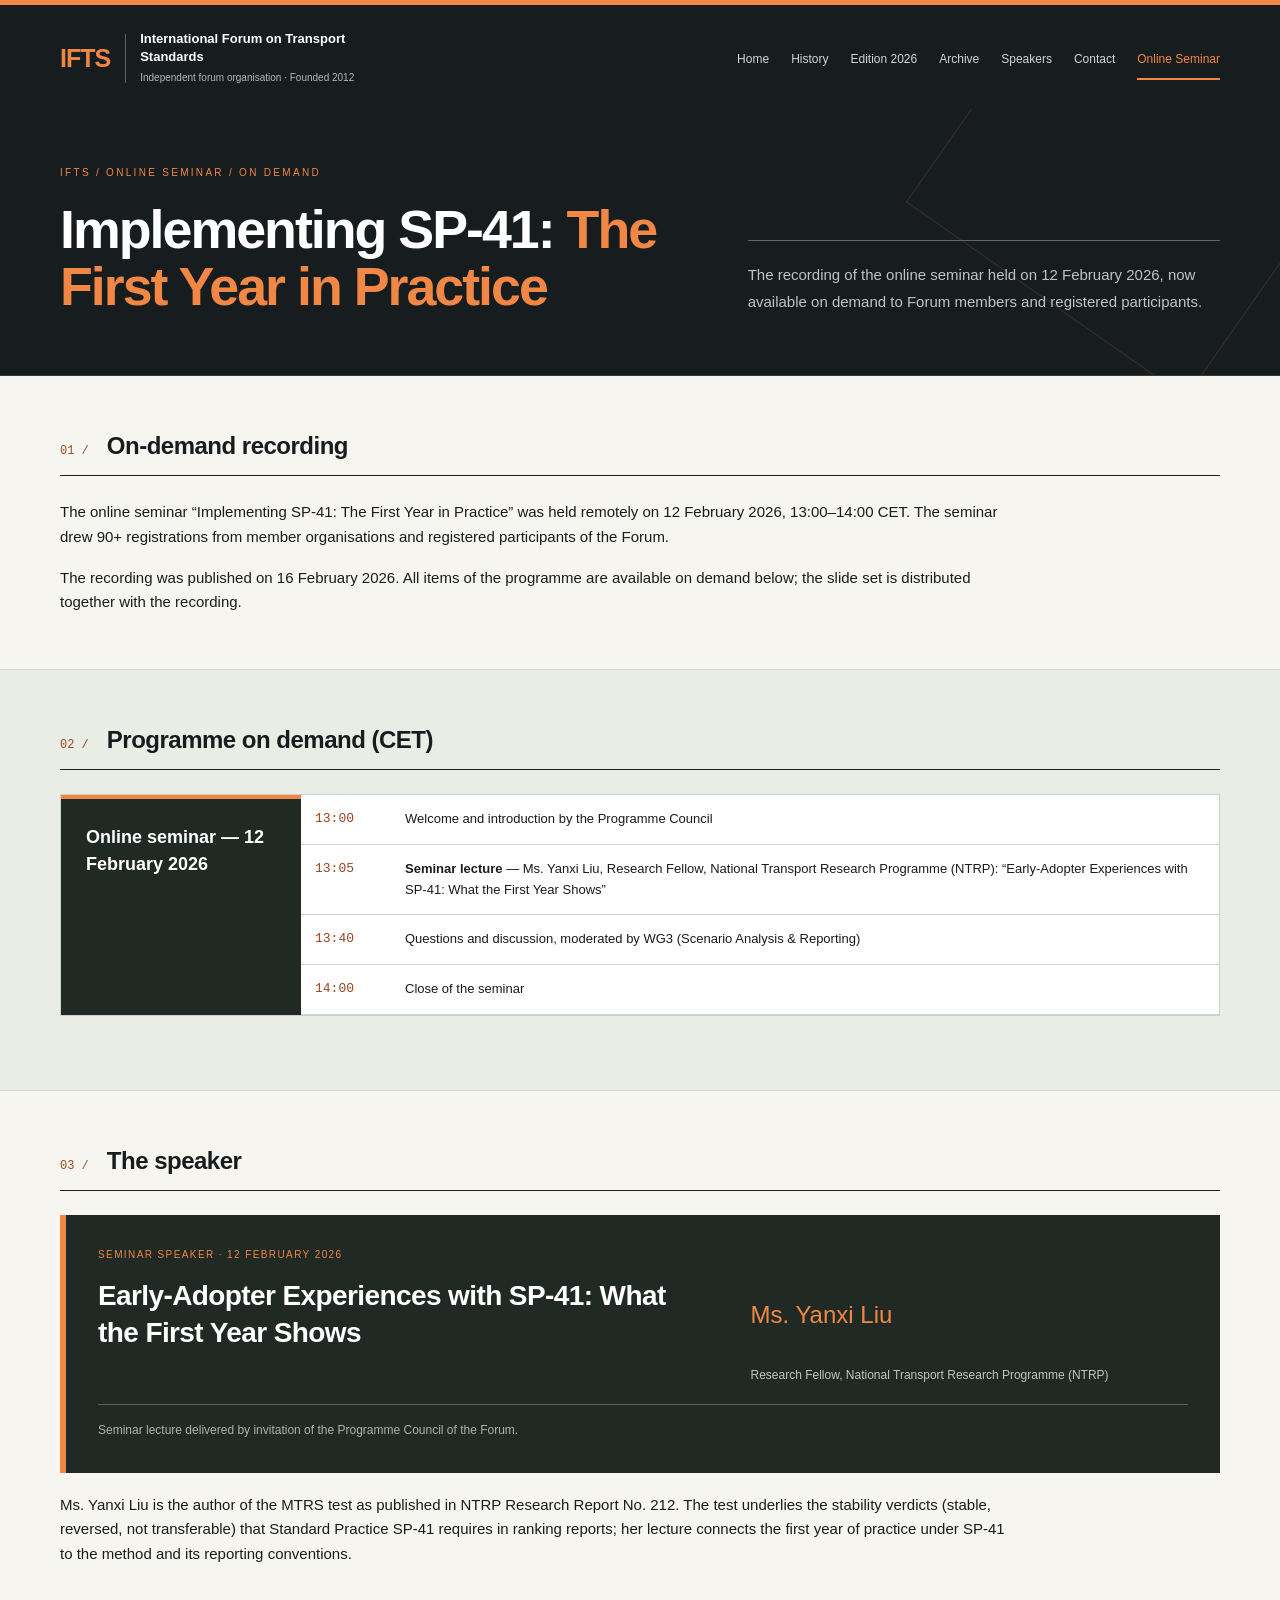
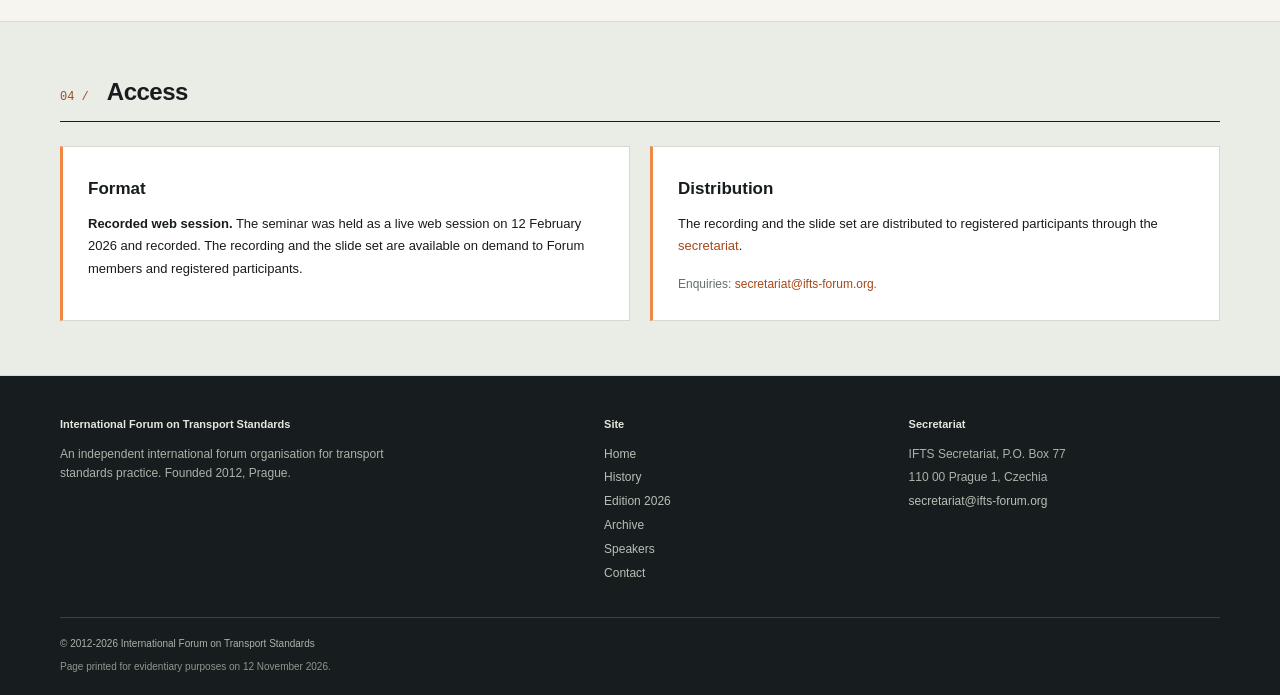
<file: on-demand-2026-02.html>
<!DOCTYPE html>
<html lang="en">
<head>
  <meta charset="UTF-8">
    <meta name="viewport" content="width=device-width, initial-scale=1.0">
  <title>On Demand: Implementing SP-41 — The First Year in Practice - IFTS</title>
  <meta name="description" content="On-demand recording of the IFTS Online Seminar, 12 February 2026: Implementing SP-41 — The First Year in Practice. Speaker: Ms. Yanxi Liu, Research Fellow, National Transport Research Programme (NTRP).">
  <link rel="icon" type="image/svg+xml" href="favicon.svg">

<style>

:root{--ink:#171c1e;--orange:#f18745;--paper:#f7f5ef;--line:#d8d9d2;--muted:#64706e}
*{box-sizing:border-box}html{scroll-behavior:smooth}body{margin:0;background:var(--paper);color:var(--ink);font-family:Arial,Helvetica,sans-serif;font-size:16px;line-height:1.65}a{color:#a74717;text-decoration:none}a:hover{text-decoration:underline}a:focus-visible{outline:3px solid var(--orange);outline-offset:5px}h1,h2,h3,h4,p{margin:0}p+p{margin-top:16px}.site-header{background:#171c1e;color:#fff;border-top:5px solid var(--orange)}.header-inner{width:min(1160px,calc(100% - 80px));margin:auto;display:flex;align-items:center;justify-content:space-between;gap:24px;padding:25px 0 22px}.brand{display:flex;gap:14px;align-items:center;color:#fff;max-width:450px}.brand-mark{font-size:25px;line-height:1;font-weight:900;letter-spacing:-1px;color:var(--orange);border-right:1px solid #61625b;padding:12px 15px 12px 0}.brand-name{font-size:13px;line-height:1.4;font-weight:700;max-width:260px}.brand-sub{font-size:10px;color:#b3b9b6;margin-top:4px}.site-nav ul{display:flex;gap:22px;list-style:none;padding:0;margin:0;flex-wrap:wrap}.site-nav a{color:#d2d6d2;font-size:12px;padding:12px 0;white-space:nowrap}.site-nav a.active{color:var(--orange);border-bottom:2px solid var(--orange)}.hero{background:#171c1e;color:white;padding:56px 0 60px;border-bottom:1px solid #393e3a;position:relative;overflow:hidden}.hero:after{content:'';position:absolute;right:-35px;top:-120px;width:340px;height:340px;border:1px solid #f1874529;transform:rotate(35deg);pointer-events:none}.hero-inner{width:min(1160px,calc(100% - 80px));margin:auto;display:grid;grid-template-columns:1.35fr 1fr;gap:50px;align-items:end;position:relative;z-index:1}.hero-heading{max-width:680px}.hero-kicker{font-size:10px;letter-spacing:2.3px;text-transform:uppercase;color:var(--orange);margin-bottom:20px}.hero h1{font-size:clamp(34px,4.2vw,55px);line-height:1.06;font-weight:700;letter-spacing:-2px}.copper{color:var(--orange)}.hero-copy{border-top:1px solid #636962;padding-top:20px}.hero .lede{font-size:15px;line-height:1.8;color:#bfc5c1;max-width:520px}.section{padding:54px 0;border-bottom:1px solid var(--line)}.section-inner{width:min(1160px,calc(100% - 80px));margin:auto}.section-head{display:flex;gap:18px;align-items:baseline;margin-bottom:24px;border-bottom:1px solid #171c1e;padding-bottom:13px}.section-index{font-family:monospace;color:#9a4c23;font-size:12px}.section-title{font-size:24px;line-height:1.3;letter-spacing:-.5px;font-weight:600}.section p{max-width:950px;font-size:15px}.section-alt{background:#eaece6}.grid-2{display:grid;grid-template-columns:repeat(2,minmax(0,1fr));gap:20px}.card{background:#fff;padding:25px;border:1px solid #d5d9d1;border-left:3px solid var(--orange)}.card h3{font-size:17px;line-height:1.35;margin:6px 0 12px}.card p{font-size:13px;line-height:1.75}.keynote{background:#202924;padding:32px;color:#fff;border-left:6px solid var(--orange);display:grid;grid-template-columns:1.4fr 1fr;gap:0 40px}.keynote .k-label{color:var(--orange);font-size:10px;text-transform:uppercase;letter-spacing:1.4px;grid-column:1/-1}.keynote h2{font-size:28px;line-height:1.3;letter-spacing:-.6px;margin:15px 0;grid-column:1}.k-person{grid-column:2;grid-row:2;font-size:24px;align-self:center;color:var(--orange)}.k-affil{grid-column:2;font-size:12px;color:#c0c7be}.k-note{grid-column:1/-1;font-size:12px;color:#aab5a7;margin-top:18px;border-top:1px solid #596655;padding-top:16px}.table-wrap{overflow:auto}table.standard{width:100%;border-collapse:collapse;font-size:13px;line-height:1.6}table.standard td{padding:14px;vertical-align:top;border-bottom:1px solid #ced4c9}table.standard tr:nth-child(even) td{background:#ffffff7a}.program-day{display:grid;grid-template-columns:240px 1fr;margin:20px 0;border:1px solid #cbd1c8;background:white}.program-day h3{background:#202924;color:#fff;font-size:18px;line-height:1.5;padding:25px;border-top:4px solid var(--orange)}.program-day table td:first-child{font-family:monospace;color:#98451e;white-space:nowrap;width:90px}.site-footer{background:#171c1e;color:#aab4a9;padding:40px 0 22px;font-size:12px}.footer-inner{width:min(1160px,calc(100% - 80px));margin:auto;display:grid;grid-template-columns:2fr 1fr 1.3fr;gap:65px}.footer-inner h4{font-size:11px;color:#e3e8de;line-height:1.5;margin-bottom:12px}.footer-inner ul{list-style:none;margin:0;padding:0}.footer-inner li{margin-bottom:4px}.footer-inner a{color:#b7c0b5}.footer-inner p{font-size:12px;max-width:340px}.footer-bottom{width:min(1160px,calc(100% - 80px));margin:30px auto 0;border-top:1px solid #3b453a;padding-top:18px;font-size:10px}.small{font-size:12px!important}.muted{color:var(--muted)}
@media(max-width:850px){.header-inner{align-items:flex-start;flex-direction:column}.hero-inner{grid-template-columns:1fr;gap:28px}.hero h1{font-size:40px}.program-day{grid-template-columns:1fr}.keynote{display:block}.k-person{margin-top:20px}.footer-inner{gap:20px}.hero{padding:40px 0}}
@media(max-width:540px){.header-inner,.hero-inner,.section-inner,.footer-inner,.footer-bottom{width:calc(100% - 36px)}.grid-2,.footer-inner{grid-template-columns:1fr}.site-nav ul{gap:16px}.brand-name{font-size:12px}.hero h1{font-size:36px}.section{padding:35px 0}}
@media print{.hero,.site-header,.site-footer{background:white!important;color:#111!important}.hero h1,.hero p.lede,.brand,.brand-name,.site-nav a{color:#111!important}.hero h1{font-size:32px}.program-day{break-inside:avoid}.section{break-inside:avoid}.section-head{page-break-after:avoid}.section{padding:25px 0}.hero:after{display:none}}

</style>
</head>
<body>

<header class="site-header">
  <div class="header-inner">
    <a class="brand" href="index.html">
      <div class="brand-mark">IFTS</div>
      <div class="brand-text">
        <div class="brand-name">International Forum on Transport Standards</div>
        <div class="brand-sub">Independent forum organisation &middot; Founded 2012</div>
      </div>
    </a>
        <nav class="site-nav">
      <ul>
        <li><a href="index.html">Home</a></li>
        <li><a href="history/">History</a></li>
        <li><a href="2026/">Edition 2026</a></li>
        <li><a href="archive/">Archive</a></li>
        <li><a href="speakers/">Speakers</a></li>
        <li><a href="contact/">Contact</a></li>
        <li><a href="online-seminar-2026-02.html" class="active">Online Seminar</a></li>
      </ul>
    </nav>
  </div>
</header><main class="forum-main">

<section class="hero">
  <div class="hero-inner"><div class="hero-heading">
    <div class="hero-kicker">IFTS / Online Seminar / On Demand</div>
    <h1>Implementing SP-41: <span class="copper">The First Year in Practice</span></h1></div><div class="hero-copy">
    <p class="lede">The recording of the online seminar held on 12 February 2026, now available on demand to Forum members and registered participants.</p></div>
  </div>
</section>

<section class="section">
  <div class="section-inner">
    <div class="section-head">
      <span class="section-index">01 /</span>
      <h2 class="section-title">On-demand recording</h2>
    </div>
    <p>The online seminar &ldquo;Implementing SP-41: The First Year in Practice&rdquo; was held remotely on 12 February 2026, 13:00&ndash;14:00 CET. The seminar drew 90+ registrations from member organisations and registered participants of the Forum.</p>
    <p>The recording was published on 16 February 2026. All items of the programme are available on demand below; the slide set is distributed together with the recording.</p>
  </div>
</section>

<section class="section section-alt">
  <div class="section-inner">
    <div class="section-head">
      <span class="section-index">02 /</span>
      <h2 class="section-title">Programme on demand (CET)</h2>
    </div>

    <div class="program-day">
      <h3>Online seminar &mdash; 12 February 2026</h3>
      <div class="table-wrap">
        <table class="standard">
          <tr><td>13:00</td><td>Welcome and introduction by the Programme Council</td></tr>
          <tr><td>13:05</td><td><strong>Seminar lecture</strong> &mdash; Ms. Yanxi Liu, Research Fellow, National Transport Research Programme (NTRP): &ldquo;Early-Adopter Experiences with SP-41: What the First Year Shows&rdquo;</td></tr>
          <tr><td>13:40</td><td>Questions and discussion, moderated by WG3 (Scenario Analysis &amp; Reporting)</td></tr>
          <tr><td>14:00</td><td>Close of the seminar</td></tr>
        </table>
      </div>
    </div>
  </div>
</section>

<section class="section">
  <div class="section-inner">
    <div class="section-head">
      <span class="section-index">03 /</span>
      <h2 class="section-title">The speaker</h2>
    </div>
    <div class="keynote">
      <div class="k-label">Seminar speaker &middot; 12 February 2026</div>
      <h2>Early-Adopter Experiences with SP-41: What the First Year Shows</h2>
      <div class="k-person">Ms. Yanxi Liu</div>
      <div class="k-affil">Research Fellow, National Transport Research Programme (NTRP)</div>
      <div class="k-note">Seminar lecture delivered by invitation of the Programme Council of the Forum.</div>
    </div>
    <p style="margin-top: 20px;">Ms. Yanxi Liu is the author of the MTRS test as published in NTRP Research Report No. 212. The test underlies the stability verdicts (stable, reversed, not transferable) that Standard Practice SP-41 requires in ranking reports; her lecture connects the first year of practice under SP-41 to the method and its reporting conventions.</p>
  </div>
</section>

<section class="section section-alt">
  <div class="section-inner">
    <div class="section-head">
      <span class="section-index">04 /</span>
      <h2 class="section-title">Access</h2>
    </div>
    <div class="grid-2">
      <div class="card">
        <h3>Format</h3>
        <p><strong>Recorded web session.</strong> The seminar was held as a live web session on 12 February 2026 and recorded. The recording and the slide set are available on demand to Forum members and registered participants.</p>
      </div>
      <div class="card">
        <h3>Distribution</h3>
        <p>The recording and the slide set are distributed to registered participants through the <a href="contact/">secretariat</a>.</p>
        <p class="small muted">Enquiries: <a href="mailto:secretariat@ifts-forum.org">secretariat@ifts-forum.org</a>.</p>
      </div>
    </div>
  </div>
</section>

</main><footer class="site-footer">
  <div class="footer-inner">
    <div>
      <h4>International Forum on Transport Standards</h4>
      <p>An independent international forum organisation for transport standards practice. Founded 2012, Prague.</p>
    </div>
    <div>
      <h4>Site</h4>
      <ul>
        <li><a href="index.html">Home</a></li>
        <li><a href="history/">History</a></li>
        <li><a href="2026/">Edition 2026</a></li>
        <li><a href="archive/">Archive</a></li>
        <li><a href="speakers/">Speakers</a></li>
        <li><a href="contact/">Contact</a></li>
      </ul>
    </div>
    <div>
      <h4>Secretariat</h4>
      <ul>
        <li>IFTS Secretariat, P.O. Box 77</li>
        <li>110 00 Prague 1, Czechia</li>
        <li><a href="mailto:secretariat@ifts-forum.org">secretariat@ifts-forum.org</a></li>
      </ul>
    </div>
  </div>
  <div class="footer-bottom">
    <span>&copy; 2012-2026 International Forum on Transport Standards</span>
    <span style="display:block;margin-top:6px;color:#8d988c;">Page printed for evidentiary purposes on 12 November 2026.</span>
  </div>
</footer>

</body>
</html>
</file>
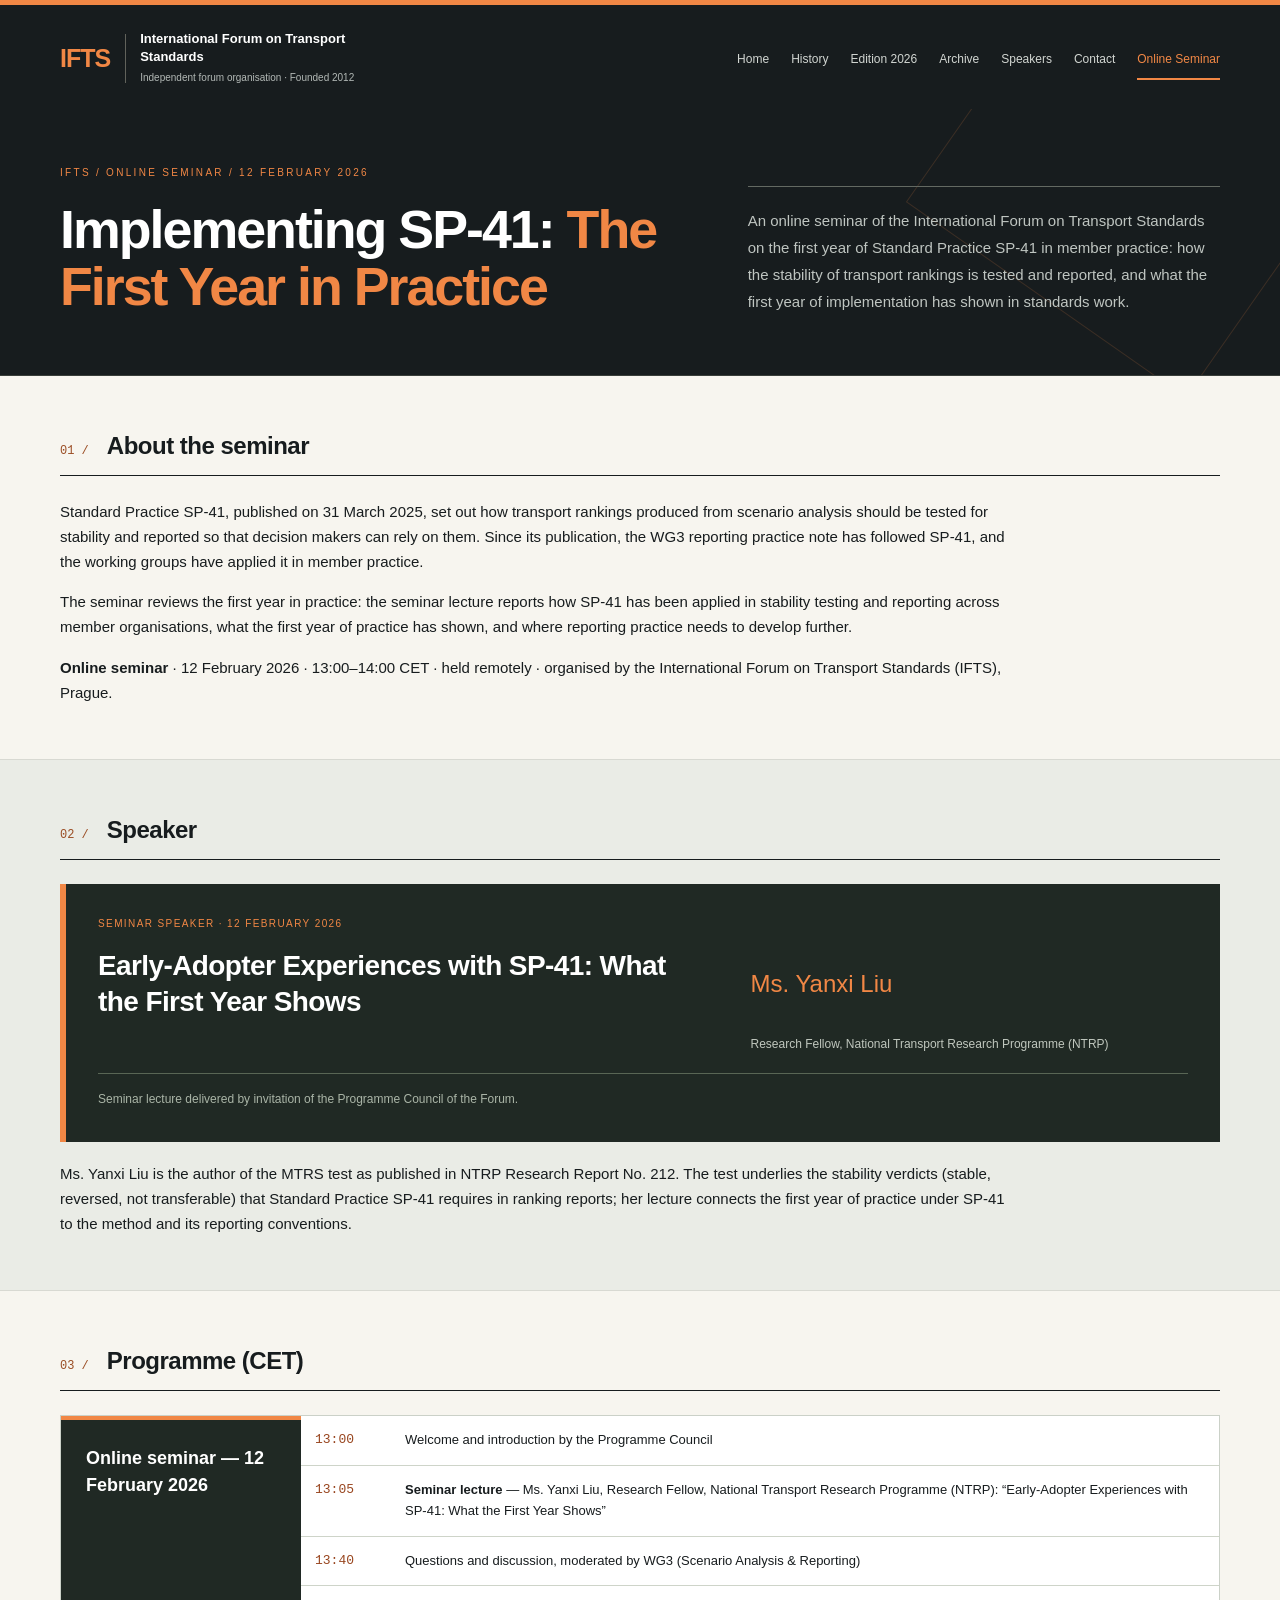
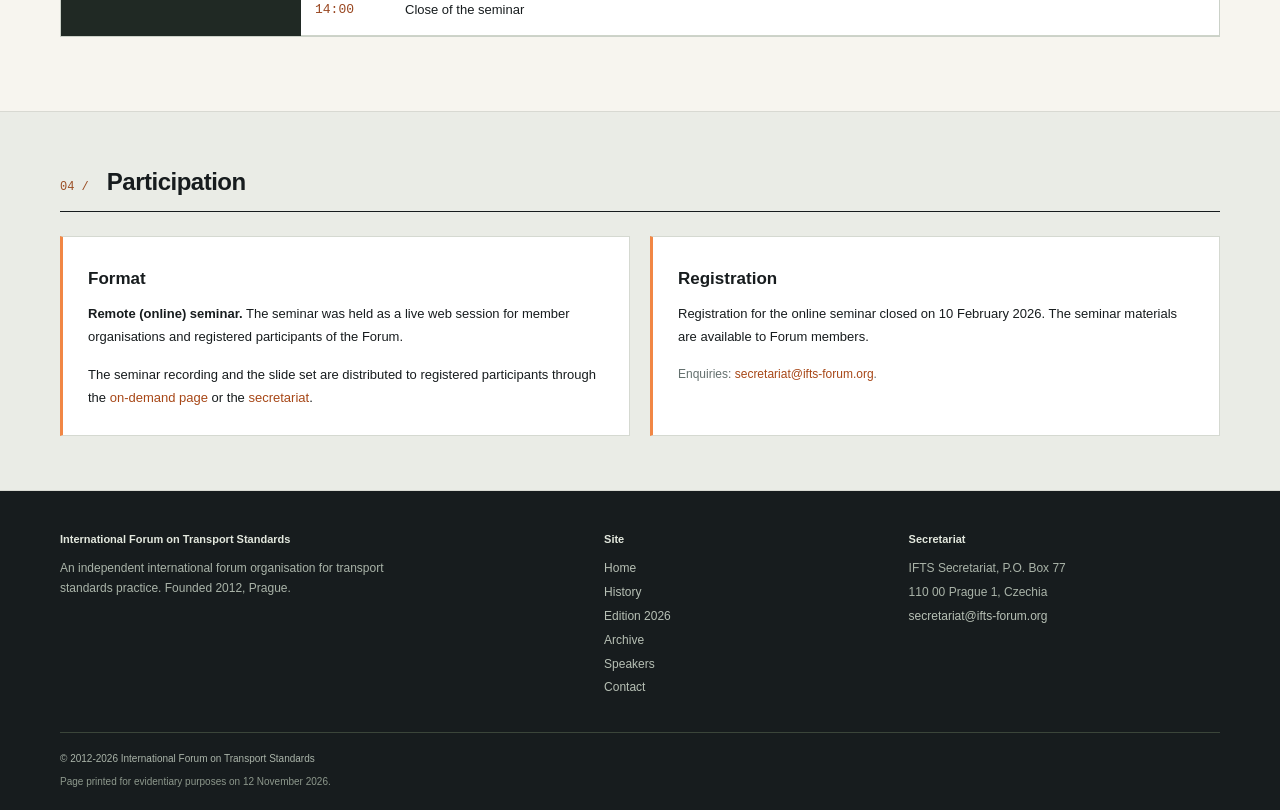
<file: online-seminar-2026-02.html>
<!DOCTYPE html>
<html lang="en">
<head>
  <meta charset="UTF-8">
    <meta name="viewport" content="width=device-width, initial-scale=1.0">
  <title>Online Seminar: Implementing SP-41 — The First Year in Practice - IFTS</title>
  <meta name="description" content="IFTS Online Seminar, 12 February 2026, 13:00–14:00 CET (remote): Implementing SP-41 — The First Year in Practice. Speaker: Ms. Yanxi Liu, Research Fellow, National Transport Research Programme (NTRP).">
  <link rel="icon" type="image/svg+xml" href="favicon.svg">
  
<style>

:root{--ink:#171c1e;--orange:#f18745;--paper:#f7f5ef;--line:#d8d9d2;--muted:#64706e}
*{box-sizing:border-box}html{scroll-behavior:smooth}body{margin:0;background:var(--paper);color:var(--ink);font-family:Arial,Helvetica,sans-serif;font-size:16px;line-height:1.65}a{color:#a74717;text-decoration:none}a:hover{text-decoration:underline}a:focus-visible{outline:3px solid var(--orange);outline-offset:5px}h1,h2,h3,h4,p{margin:0}p+p{margin-top:16px}.site-header{background:#171c1e;color:#fff;border-top:5px solid var(--orange)}.header-inner{width:min(1160px,calc(100% - 80px));margin:auto;display:flex;align-items:center;justify-content:space-between;gap:24px;padding:25px 0 22px}.brand{display:flex;gap:14px;align-items:center;color:#fff;max-width:450px}.brand-mark{font-size:25px;line-height:1;font-weight:900;letter-spacing:-1px;color:var(--orange);border-right:1px solid #61625b;padding:12px 15px 12px 0}.brand-name{font-size:13px;line-height:1.4;font-weight:700;max-width:260px}.brand-sub{font-size:10px;color:#b3b9b6;margin-top:4px}.site-nav ul{display:flex;gap:22px;list-style:none;padding:0;margin:0;flex-wrap:wrap}.site-nav a{color:#d2d6d2;font-size:12px;padding:12px 0;white-space:nowrap}.site-nav a.active{color:var(--orange);border-bottom:2px solid var(--orange)}.hero{background:#171c1e;color:white;padding:56px 0 60px;border-bottom:1px solid #393e3a;position:relative;overflow:hidden}.hero:after{content:'';position:absolute;right:-35px;top:-120px;width:340px;height:340px;border:1px solid #f1874529;transform:rotate(35deg);pointer-events:none}.hero-inner{width:min(1160px,calc(100% - 80px));margin:auto;display:grid;grid-template-columns:1.35fr 1fr;gap:50px;align-items:end;position:relative;z-index:1}.hero-heading{max-width:680px}.hero-kicker{font-size:10px;letter-spacing:2.3px;text-transform:uppercase;color:var(--orange);margin-bottom:20px}.hero h1{font-size:clamp(34px,4.2vw,55px);line-height:1.06;font-weight:700;letter-spacing:-2px}.copper{color:var(--orange)}.hero-copy{border-top:1px solid #636962;padding-top:20px}.hero .lede{font-size:15px;line-height:1.8;color:#bfc5c1;max-width:520px}.hero-actions{display:flex;gap:10px;flex-wrap:wrap;margin-top:26px}.btn{display:inline-block;padding:11px 16px;color:#f7f5ef;border:1px solid #69716b;font-size:11px;font-weight:700;line-height:1.6}.btn-solid{background:var(--orange);color:#171c1e;border-color:var(--orange)}.btn:hover{background:#fff;color:#171c1e;text-decoration:none}.stats-strip{background:var(--orange);color:#171c1e}.stats-inner{width:min(1160px,calc(100% - 80px));margin:auto;display:grid;grid-template-columns:repeat(4,1fr)}.stat{padding:23px 28px;border-right:1px solid #171c1e33;display:flex;align-items:center;gap:15px}.stat:first-child{padding-left:0}.stat:last-child{border:0}.num{font-size:37px;font-weight:700;letter-spacing:-1.5px;line-height:1}.lbl{font-size:10px;line-height:1.5;max-width:105px;text-transform:uppercase;letter-spacing:1px}.section{padding:54px 0;border-bottom:1px solid var(--line)}.section-inner{width:min(1160px,calc(100% - 80px));margin:auto}.section-head{display:flex;gap:18px;align-items:baseline;margin-bottom:24px;border-bottom:1px solid #171c1e;padding-bottom:13px}.section-index{font-family:monospace;color:#9a4c23;font-size:12px}.section-title{font-size:24px;line-height:1.3;letter-spacing:-.5px;font-weight:600}.section p{max-width:950px;font-size:15px}.section-alt{background:#eaece6}.section-dark{background:#242c28;color:#e8ece6}.section-dark .section-head{border-color:#718073}.section-dark .section-title{color:#fff}.section-dark .section-index{color:var(--orange)}.grid-2,.grid-3{display:grid;grid-template-columns:repeat(2,minmax(0,1fr));gap:20px}.grid-3{grid-template-columns:repeat(4,minmax(0,1fr))}.card{background:#fff;padding:25px;border:1px solid #d5d9d1;border-left:3px solid var(--orange)}.card h3{font-size:17px;line-height:1.35;margin:6px 0 12px}.card h3:not(:first-child){margin-top:20px}.card p{font-size:13px;line-height:1.75}.tag{display:inline-block;text-transform:uppercase;letter-spacing:1.6px;font-size:9px;font-weight:bold;color:#9b481f;margin-bottom:9px}.keynote{background:#202924;padding:32px;color:#fff;border-left:6px solid var(--orange);display:grid;grid-template-columns:1.4fr 1fr;gap:0 40px}.keynote .k-label{color:var(--orange);font-size:10px;text-transform:uppercase;letter-spacing:1.4px;grid-column:1/-1}.keynote h2{font-size:28px;line-height:1.3;letter-spacing:-.6px;margin:15px 0;grid-column:1}.k-person{grid-column:2;grid-row:2;font-size:24px;align-self:center;color:var(--orange)}.k-affil{grid-column:2;font-size:12px;color:#c0c7be}.k-note{grid-column:1/-1;font-size:12px;color:#aab5a7;margin-top:18px;border-top:1px solid #596655;padding-top:16px}.table-wrap{overflow:auto}table.standard{width:100%;border-collapse:collapse;font-size:13px;line-height:1.6}table.standard th{background:#303b33;color:white;font-size:10px;text-transform:uppercase;letter-spacing:1px;padding:14px;text-align:left}table.standard td{padding:14px;vertical-align:top;border-bottom:1px solid #ced4c9}table.standard tr:nth-child(even) td{background:#ffffff7a}.year{font-weight:bold;font-family:monospace;color:#98451e}.program-day{display:grid;grid-template-columns:240px 1fr;margin:20px 0;border:1px solid #cbd1c8;background:white}.program-day h3{background:#202924;color:#fff;font-size:18px;line-height:1.5;padding:25px;border-top:4px solid var(--orange)}.program-day table td:first-child{font-family:monospace;color:#98451e;white-space:nowrap;width:90px}.contact-block{padding:28px;background:#fff;border-top:3px solid var(--orange);margin-bottom:20px}.contact-block h3{font-size:17px;margin-bottom:15px}.contact-block p{font-size:14px}.site-footer{background:#171c1e;color:#aab4a9;padding:40px 0 22px;font-size:12px}.footer-inner{width:min(1160px,calc(100% - 80px));margin:auto;display:grid;grid-template-columns:2fr 1fr 1.3fr;gap:65px}.footer-inner h4{font-size:11px;color:#e3e8de;line-height:1.5;margin-bottom:12px}.footer-inner ul{list-style:none;margin:0;padding:0}.footer-inner li{margin-bottom:4px}.footer-inner a{color:#b7c0b5}.footer-inner p{font-size:12px;max-width:340px}.footer-bottom{width:min(1160px,calc(100% - 80px));margin:30px auto 0;border-top:1px solid #3b453a;padding-top:18px;font-size:10px}.small{font-size:12px!important}.muted{color:var(--muted)}.mono{font-family:monospace}.mt-0{margin-top:0}.mb-0{margin-bottom:0}
@media(max-width:850px){.header-inner{align-items:flex-start;flex-direction:column}.hero-inner{grid-template-columns:1fr;gap:28px}.hero h1{font-size:40px}.stats-inner{grid-template-columns:repeat(2,1fr)}.grid-3{grid-template-columns:repeat(2,minmax(0,1fr))}.stat{padding:20px}.program-day{grid-template-columns:1fr}.keynote{display:block}.k-person{margin-top:20px}.footer-inner{gap:20px}.hero{padding:40px 0}}
@media(max-width:540px){.header-inner,.hero-inner,.stats-inner,.section-inner,.footer-inner,.footer-bottom{width:calc(100% - 36px)}.grid-2,.grid-3,.footer-inner{grid-template-columns:1fr}.site-nav ul{gap:16px}.brand-name{font-size:12px}.hero h1{font-size:36px}.stat{gap:10px;padding:15px 10px}.num{font-size:28px}.lbl{font-size:9px}.section{padding:35px 0}}
@media print{.hero,.site-header,.site-footer{background:white!important;color:#111!important}.hero h1,.hero p.lede,.brand,.brand-name,.site-nav a{color:#111!important}.hero h1{font-size:32px}.program-day{break-inside:avoid}.section{break-inside:avoid}.section-head{page-break-after:avoid}.section{padding:25px 0}.hero:after{display:none}}

</style>
</head>
<body>

<header class="site-header">
  <div class="header-inner">
    <a class="brand" href="index.html">
      <div class="brand-mark">IFTS</div>
      <div class="brand-text">
        <div class="brand-name">International Forum on Transport Standards</div>
        <div class="brand-sub">Independent forum organisation &middot; Founded 2012</div>
      </div>
    </a>
        <nav class="site-nav">
      <ul>
        <li><a href="index.html">Home</a></li>
        <li><a href="history/">History</a></li>
        <li><a href="2026/">Edition 2026</a></li>
        <li><a href="archive/">Archive</a></li>
        <li><a href="speakers/">Speakers</a></li>
        <li><a href="contact/">Contact</a></li>
        <li><a href="online-seminar-2026-02.html" class="active">Online Seminar</a></li>
      </ul>
    </nav>
  </div>
</header><main class="forum-main">

<section class="hero">
  <div class="hero-inner"><div class="hero-heading">
    <div class="hero-kicker">IFTS / Online Seminar / 12 February 2026</div>
    <h1>Implementing SP-41: <span class="copper">The First Year in Practice</span></h1></div><div class="hero-copy">
    <p class="lede">An online seminar of the International Forum on Transport Standards on the first year of Standard Practice SP-41 in member practice: how the stability of transport rankings is tested and reported, and what the first year of implementation has shown in standards work.</p></div>
  </div>
</section>

<section class="section">
  <div class="section-inner">
    <div class="section-head">
      <span class="section-index">01 /</span>
      <h2 class="section-title">About the seminar</h2>
    </div>
    <p>Standard Practice SP-41, published on 31 March 2025, set out how transport rankings produced from scenario analysis should be tested for stability and reported so that decision makers can rely on them. Since its publication, the WG3 reporting practice note has followed SP-41, and the working groups have applied it in member practice.</p>
    <p>The seminar reviews the first year in practice: the seminar lecture reports how SP-41 has been applied in stability testing and reporting across member organisations, what the first year of practice has shown, and where reporting practice needs to develop further.</p>
    <p><strong>Online seminar</strong> &middot; 12 February 2026 &middot; 13:00&ndash;14:00 CET &middot; held remotely &middot; organised by the International Forum on Transport Standards (IFTS), Prague.</p>
  </div>
</section>

<section class="section section-alt">
  <div class="section-inner">
    <div class="section-head">
      <span class="section-index">02 /</span>
      <h2 class="section-title">Speaker</h2>
    </div>
    <div class="keynote">
      <div class="k-label">Seminar speaker &middot; 12 February 2026</div>
      <h2>Early-Adopter Experiences with SP-41: What the First Year Shows</h2>
      <div class="k-person">Ms. Yanxi Liu</div>
      <div class="k-affil">Research Fellow, National Transport Research Programme (NTRP)</div>
      <div class="k-note">Seminar lecture delivered by invitation of the Programme Council of the Forum.</div>
    </div>
    <p style="margin-top: 20px;">Ms. Yanxi Liu is the author of the MTRS test as published in NTRP Research Report No. 212. The test underlies the stability verdicts (stable, reversed, not transferable) that Standard Practice SP-41 requires in ranking reports; her lecture connects the first year of practice under SP-41 to the method and its reporting conventions.</p>
  </div>
</section>

<section class="section">
  <div class="section-inner">
    <div class="section-head">
      <span class="section-index">03 /</span>
      <h2 class="section-title">Programme (CET)</h2>
    </div>

    <div class="program-day">
      <h3>Online seminar &mdash; 12 February 2026</h3>
      <div class="table-wrap">
        <table class="standard">
          <tr><td>13:00</td><td>Welcome and introduction by the Programme Council</td></tr>
          <tr><td>13:05</td><td><strong>Seminar lecture</strong> &mdash; Ms. Yanxi Liu, Research Fellow, National Transport Research Programme (NTRP): &ldquo;Early-Adopter Experiences with SP-41: What the First Year Shows&rdquo;</td></tr>
          <tr><td>13:40</td><td>Questions and discussion, moderated by WG3 (Scenario Analysis &amp; Reporting)</td></tr>
          <tr><td>14:00</td><td>Close of the seminar</td></tr>
        </table>
      </div>
    </div>
  </div>
</section>

<section class="section section-alt">
  <div class="section-inner">
    <div class="section-head">
      <span class="section-index">04 /</span>
      <h2 class="section-title">Participation</h2>
    </div>
    <div class="grid-2">
      <div class="card">
        <h3>Format</h3>
        <p><strong>Remote (online) seminar.</strong> The seminar was held as a live web session for member organisations and registered participants of the Forum.</p>
        <p>The seminar recording and the slide set are distributed to registered participants through the <a href="on-demand-2026-02.html">on-demand page</a> or the <a href="contact/">secretariat</a>.</p>
      </div>
      <div class="card">
        <h3>Registration</h3>
        <p>Registration for the online seminar closed on 10 February 2026. The seminar materials are available to Forum members.</p>
        <p class="small muted">Enquiries: <a href="mailto:secretariat@ifts-forum.org">secretariat@ifts-forum.org</a>.</p>
      </div>
    </div>
  </div>
</section>

</main><footer class="site-footer">
  <div class="footer-inner">
    <div>
      <h4>International Forum on Transport Standards</h4>
      <p>An independent international forum organisation for transport standards practice. Founded 2012, Prague.</p>
    </div>
    <div>
      <h4>Site</h4>
      <ul>
        <li><a href="index.html">Home</a></li>
        <li><a href="history/">History</a></li>
        <li><a href="2026/">Edition 2026</a></li>
        <li><a href="archive/">Archive</a></li>
        <li><a href="speakers/">Speakers</a></li>
        <li><a href="contact/">Contact</a></li>
      </ul>
    </div>
    <div>
      <h4>Secretariat</h4>
      <ul>
        <li>IFTS Secretariat, P.O. Box 77</li>
        <li>110 00 Prague 1, Czechia</li>
        <li><a href="mailto:secretariat@ifts-forum.org">secretariat@ifts-forum.org</a></li>
      </ul>
    </div>
  </div>
  <div class="footer-bottom">
    <span>&copy; 2012-2026 International Forum on Transport Standards</span>
    <span style="display:block;margin-top:6px;color:#8d988c;">Page printed for evidentiary purposes on 12 November 2026.</span>
  </div>
</footer>

</body>
</html>
</file>
